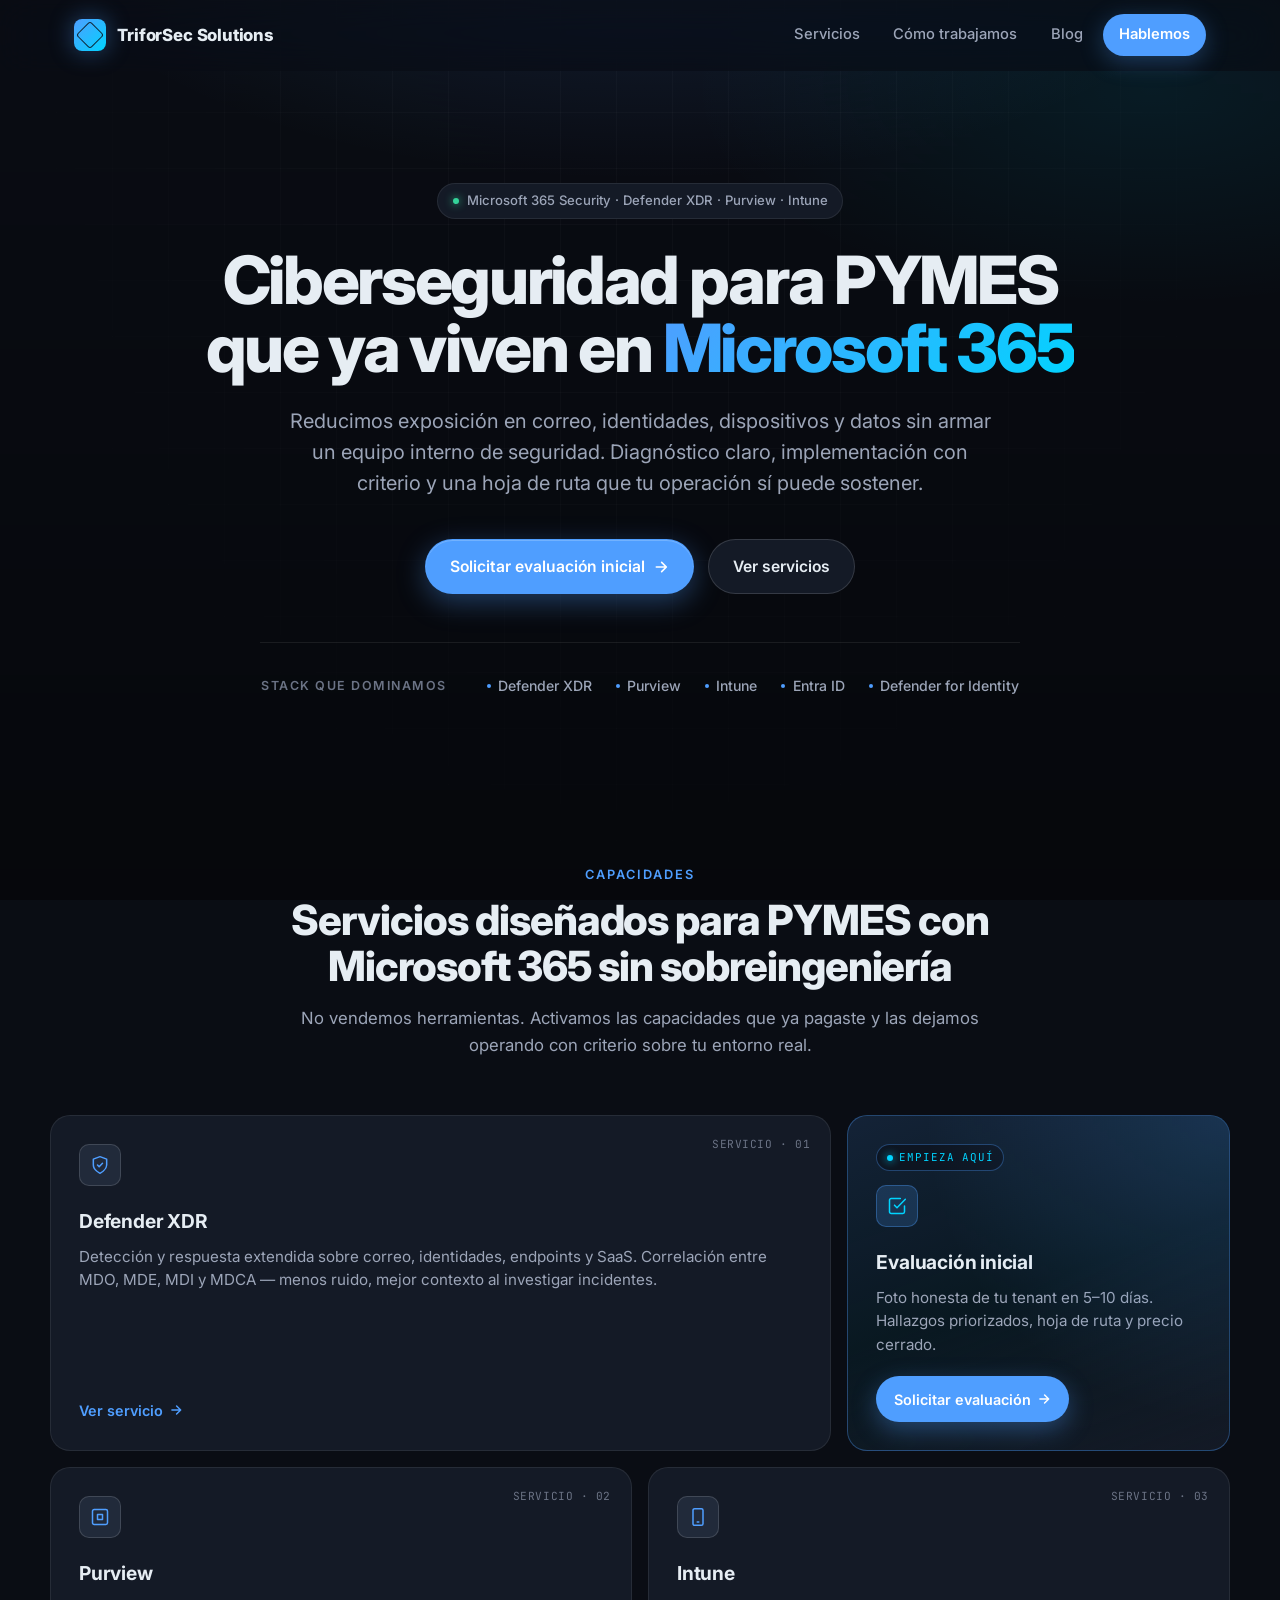
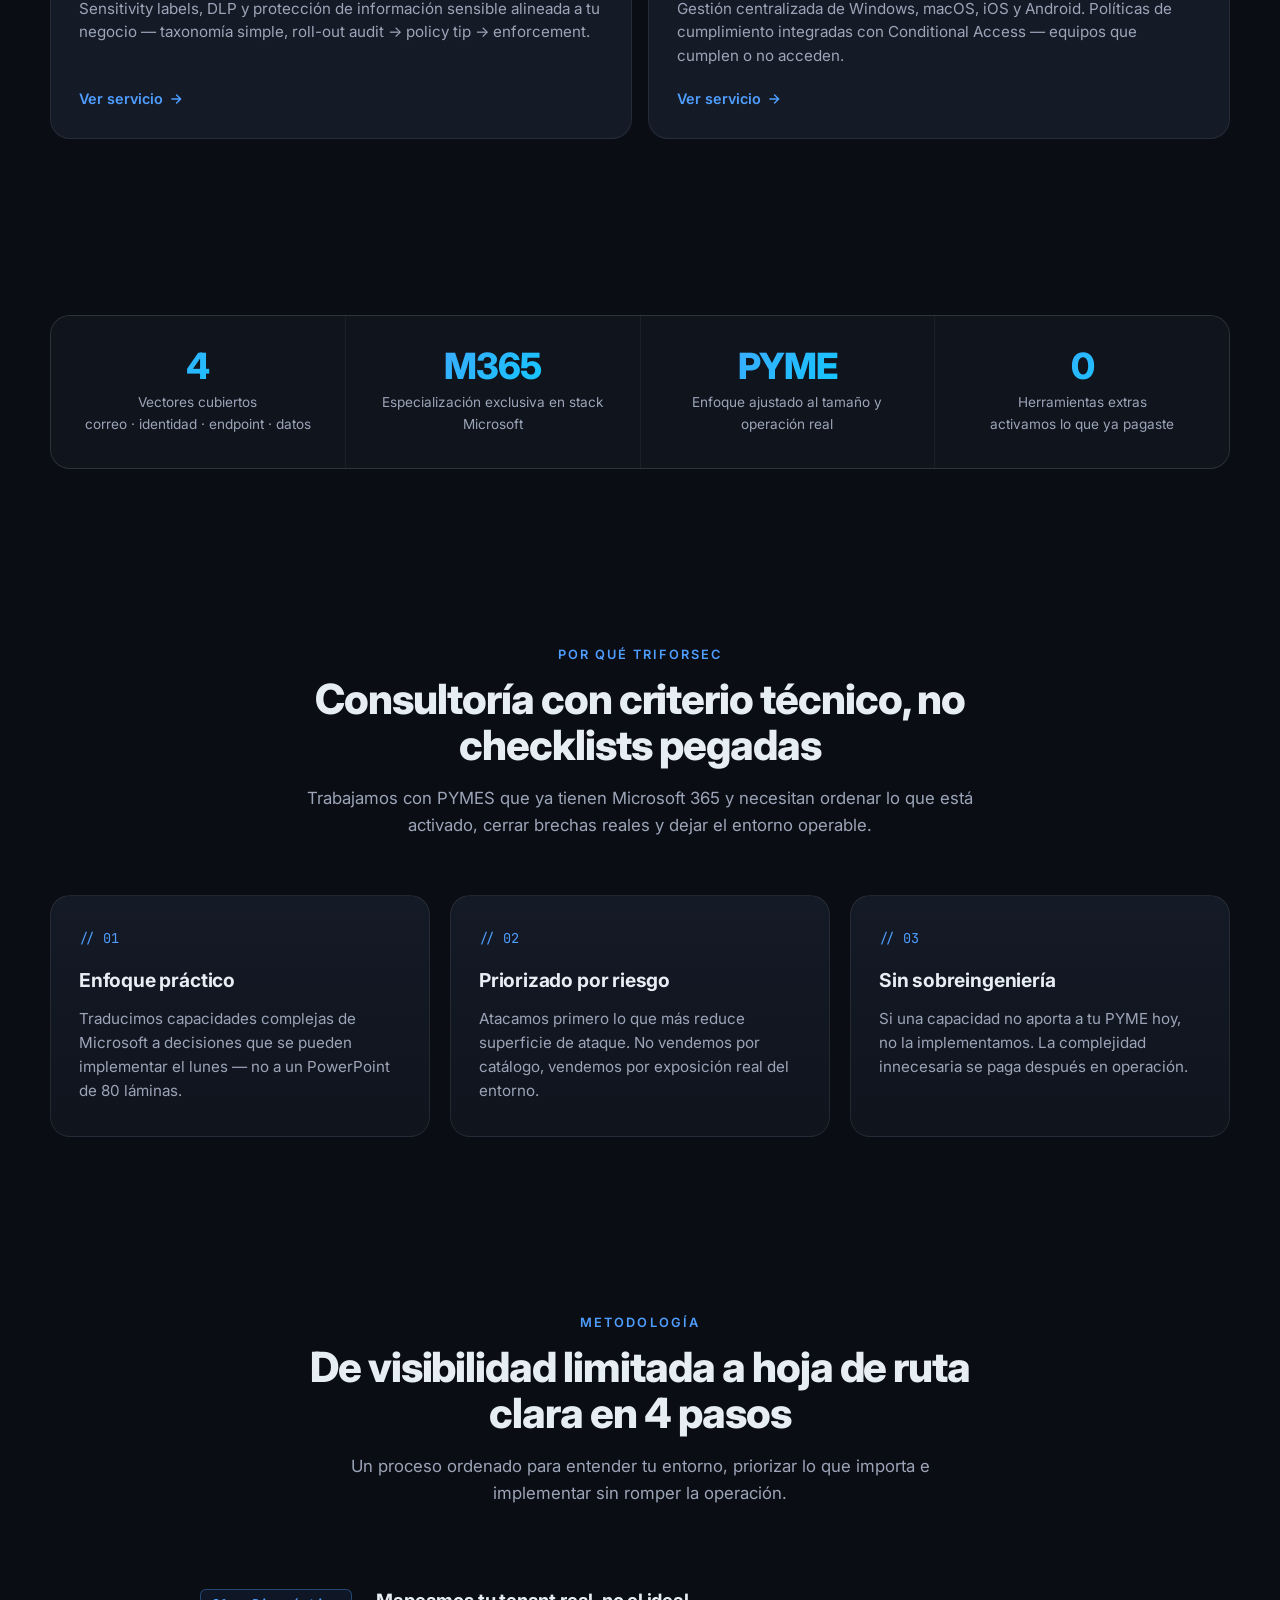
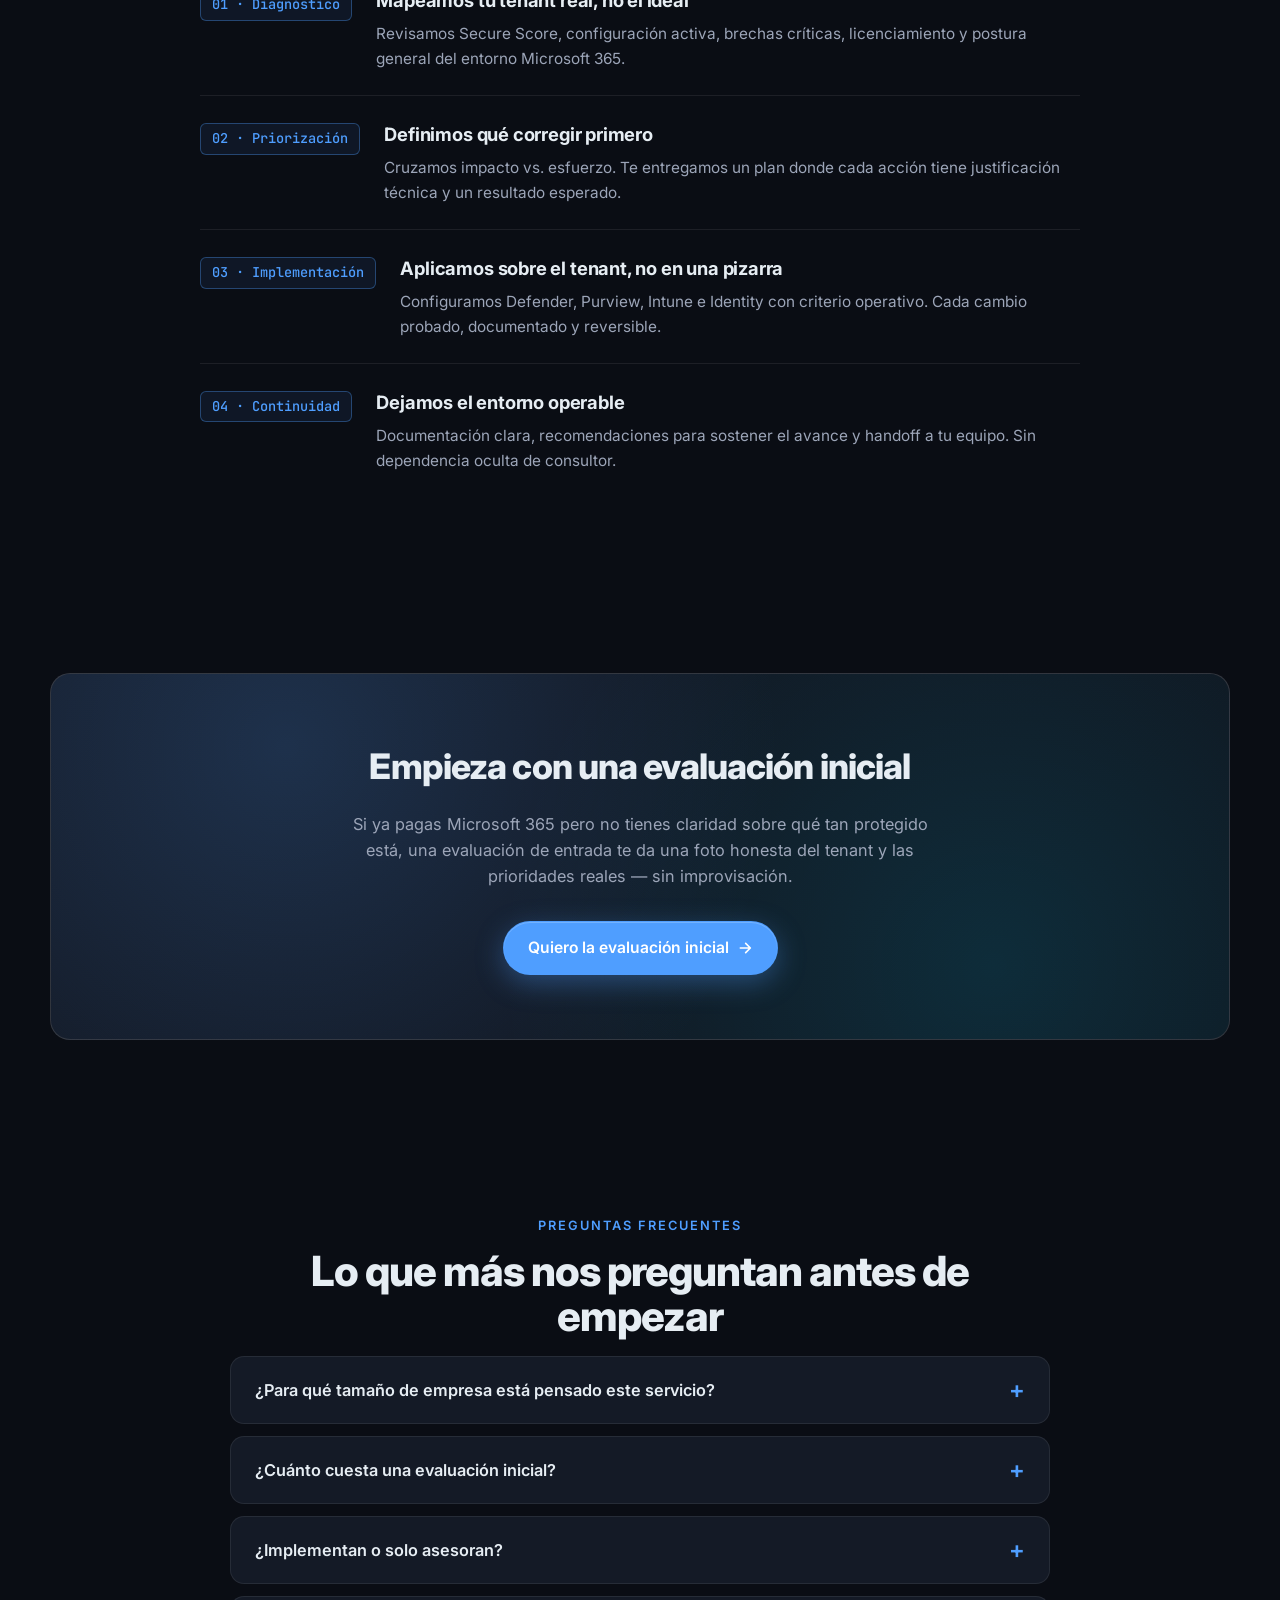
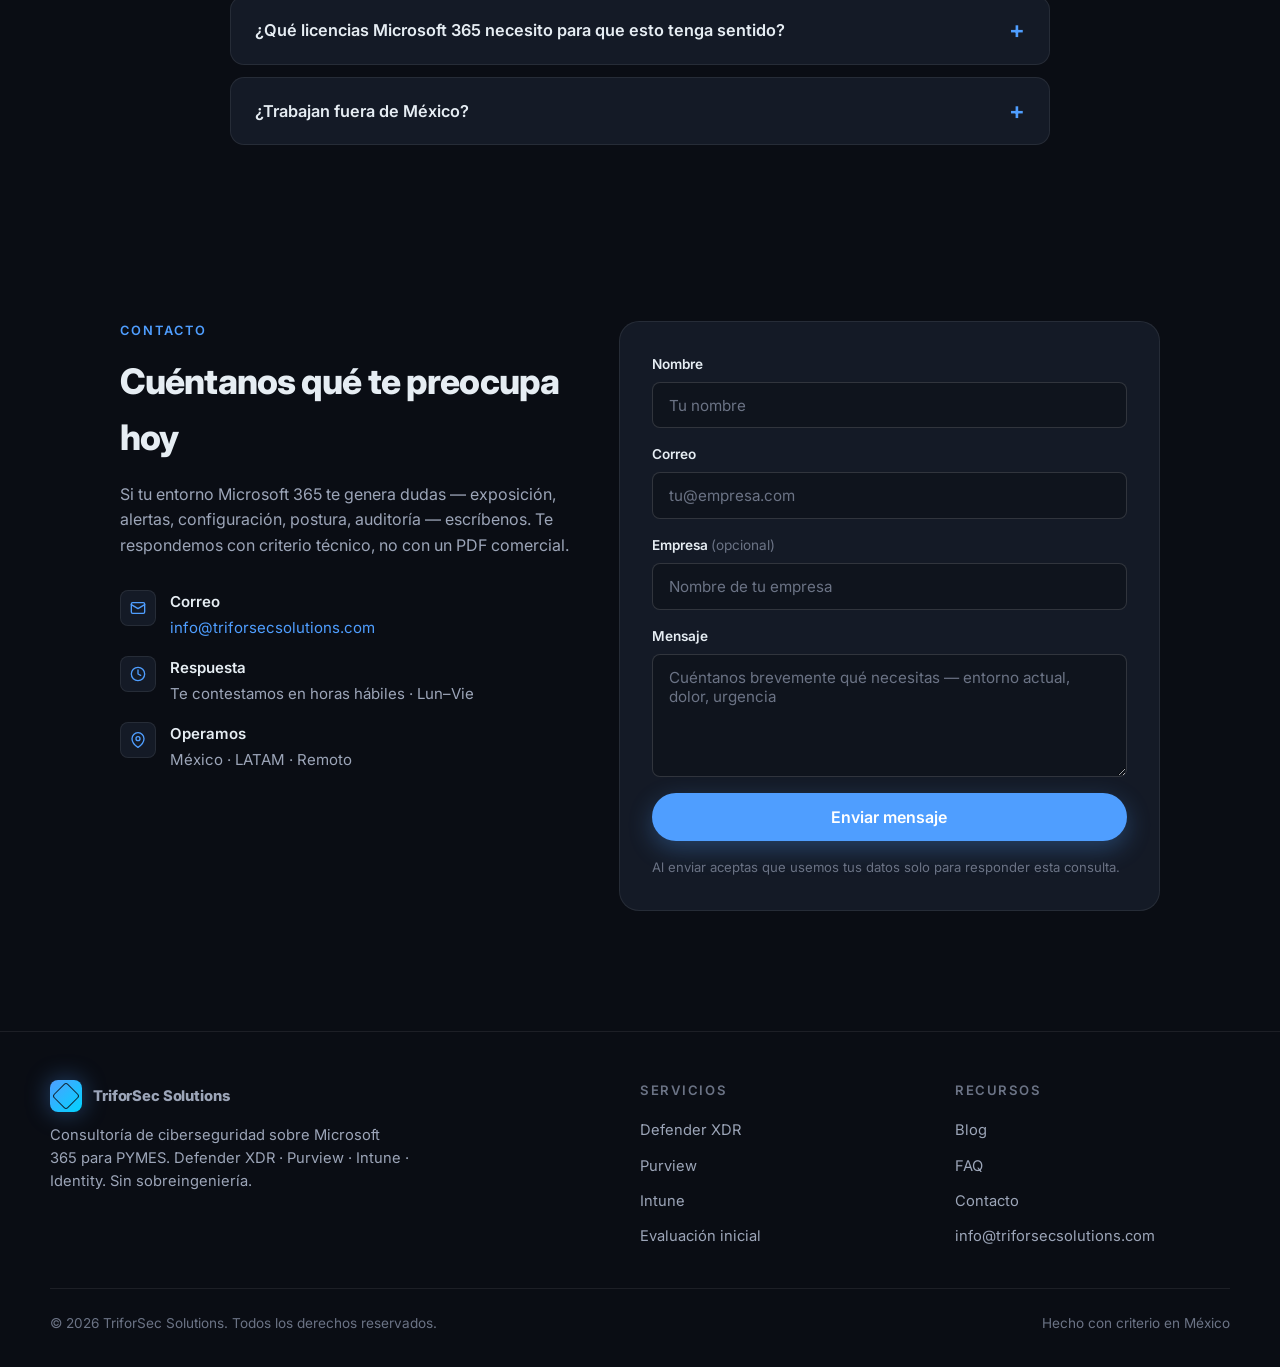
<file: index.html>
<!DOCTYPE html>
<html lang="es">
<head>
  <meta charset="UTF-8" />
  <meta name="viewport" content="width=device-width, initial-scale=1.0" />
  <title>Ciberseguridad Microsoft 365 para PYMES | TriforSec Solutions</title>
  <meta name="description" content="Consultoría de ciberseguridad para PYMES que ya usan Microsoft 365. Reducimos exposición en correo, identidades, dispositivos y datos con Defender XDR, Purview e Intune — sin sobreingeniería." />
  <meta name="robots" content="index, follow" />
  <meta name="author" content="TriforSec Solutions" />
  <meta name="theme-color" content="#0a0d14" />
  <link rel="canonical" href="https://triforsecsolutions.com/" />
  <meta property="og:title" content="Ciberseguridad Microsoft 365 para PYMES | TriforSec Solutions" />
  <meta property="og:description" content="Consultoría especializada en Microsoft 365: Defender XDR, Purview, Intune e Identity. Reducimos exposición sin complicar la operación." />
  <meta property="og:image" content="https://triforsecsolutions.com/website_assets/hero.jpg" />
  <meta property="og:url" content="https://triforsecsolutions.com/" />
  <meta property="og:type" content="website" />
  <meta property="og:locale" content="es_MX" />
  <meta name="twitter:card" content="summary_large_image" />
  <meta name="twitter:title" content="Ciberseguridad Microsoft 365 para PYMES | TriforSec Solutions" />
  <meta name="twitter:description" content="Defender XDR, Purview, Intune e Identity implementados con criterio para PYMES sobre Microsoft 365." />
  <meta name="twitter:image" content="https://triforsecsolutions.com/website_assets/hero.jpg" />
  <link rel="icon" href="/favicon.ico" />
  <link rel="preconnect" href="https://fonts.googleapis.com" />
  <link rel="preconnect" href="https://fonts.gstatic.com" crossorigin />
  <link href="https://fonts.googleapis.com/css2?family=Inter:wght@400;500;600;700;800&family=JetBrains+Mono:wght@400;500&display=swap" rel="stylesheet" />
  <script type="application/ld+json">
  {
    "@context": "https://schema.org",
    "@type": "ProfessionalService",
    "name": "TriforSec Solutions",
    "url": "https://triforsecsolutions.com/",
    "email": "info@triforsecsolutions.com",
    "description": "Consultoría de ciberseguridad para PYMES sobre Microsoft 365: Defender XDR, Purview, Intune e Identity. Evaluaciones iniciales, implementación con criterio y reducción de exposición sin sobreingeniería.",
    "areaServed": ["MX", "LATAM"],
    "serviceType": ["Defender XDR", "Microsoft Purview", "Microsoft Intune", "Defender for Identity", "Microsoft 365 Security Assessment"]
  }
  </script>
  <script type="application/ld+json">
  {
    "@context": "https://schema.org",
    "@type": "FAQPage",
    "mainEntity": [
      {
        "@type": "Question",
        "name": "¿Para qué tamaño de empresa está pensado este servicio?",
        "acceptedAnswer": {"@type": "Answer", "text": "Trabajamos principalmente con PYMES que ya tienen Microsoft 365 (Business Premium, E3 o E5) y necesitan ordenar y fortalecer su entorno sin montar un equipo de seguridad interno completo."}
      },
      {
        "@type": "Question",
        "name": "¿Cuánto cuesta una evaluación inicial?",
        "acceptedAnswer": {"@type": "Answer", "text": "La evaluación inicial es un servicio de entrada con alcance definido. Te entregamos un diagnóstico priorizado de brechas y una hoja de ruta. Compártenos tu contexto y te enviamos propuesta concreta."}
      },
      {
        "@type": "Question",
        "name": "¿Implementan también o solo asesoran?",
        "acceptedAnswer": {"@type": "Answer", "text": "Ambos. Hacemos el diagnóstico, definimos prioridades e implementamos directamente sobre el tenant — Defender XDR, Purview, Intune e Identity — o trabajamos con tu equipo interno si prefieres acompañamiento."}
      },
      {
        "@type": "Question",
        "name": "¿Qué licencias de Microsoft 365 necesito para que esto tenga sentido?",
        "acceptedAnswer": {"@type": "Answer", "text": "Business Premium habilita la mayoría de capacidades base. E5 desbloquea Defender XDR completo, Purview avanzado y Defender for Identity. En la evaluación inicial te decimos qué necesitas según tu riesgo real."}
      }
    ]
  }
  </script>
  <style>
    :root {
      /* Surfaces */
      --bg: #0a0d14;
      --bg-elevated: #0f141d;
      --surface: #141a26;
      --surface-2: #1a2230;
      --surface-3: #212a3a;
      --border: rgba(255, 255, 255, 0.08);
      --border-strong: rgba(255, 255, 255, 0.14);
      --border-accent: rgba(79, 158, 255, 0.35);

      /* Text */
      --text: #e6edf3;
      --text-soft: #9ca5b8;
      --text-mute: #6b7385;

      /* Accents */
      --accent: #4f9eff;
      --accent-hover: #6db0ff;
      --accent-bright: #00d4ff;
      --accent-deep: #2563eb;
      --success: #34d399;
      --warn: #fbbf24;

      /* Effects */
      --glow: 0 0 60px rgba(79, 158, 255, 0.2);
      --shadow-sm: 0 4px 16px rgba(0, 0, 0, 0.4);
      --shadow-md: 0 12px 40px rgba(0, 0, 0, 0.5);
      --shadow-lg: 0 24px 60px rgba(0, 0, 0, 0.55);

      /* Layout */
      --radius-sm: 8px;
      --radius: 14px;
      --radius-lg: 20px;
      --container: 1180px;
      --transition: 220ms cubic-bezier(0.4, 0, 0.2, 1);

      /* Type */
      --ff-base: 'Inter', system-ui, -apple-system, sans-serif;
      --ff-mono: 'JetBrains Mono', ui-monospace, monospace;
    }

    *, *::before, *::after { box-sizing: border-box; }
    html { scroll-behavior: smooth; }
    body {
      margin: 0;
      font-family: var(--ff-base);
      font-size: 16px;
      line-height: 1.6;
      color: var(--text);
      background: var(--bg);
      -webkit-font-smoothing: antialiased;
      -moz-osx-font-smoothing: grayscale;
      text-rendering: optimizeLegibility;
      overflow-x: hidden;
    }

    /* Ambient grid + glow backdrop */
    body::before {
      content: '';
      position: fixed;
      inset: 0;
      background:
        radial-gradient(ellipse 80% 50% at 50% -10%, rgba(79, 158, 255, 0.15), transparent 60%),
        radial-gradient(ellipse 60% 40% at 90% 10%, rgba(0, 212, 255, 0.08), transparent 60%),
        linear-gradient(to bottom, transparent, rgba(0,0,0,0.4));
      pointer-events: none;
      z-index: 0;
    }
    body::after {
      content: '';
      position: fixed;
      inset: 0;
      background-image:
        linear-gradient(rgba(255,255,255,0.025) 1px, transparent 1px),
        linear-gradient(90deg, rgba(255,255,255,0.025) 1px, transparent 1px);
      background-size: 56px 56px;
      mask-image: radial-gradient(ellipse at center top, black 30%, transparent 75%);
      pointer-events: none;
      z-index: 0;
    }
    main, nav, footer { position: relative; z-index: 1; }

    a { color: var(--accent); text-decoration: none; transition: color var(--transition); }
    a:hover { color: var(--accent-hover); }

    .skip-link {
      position: absolute;
      left: 1rem; top: 0;
      transform: translateY(-140%);
      background: var(--accent);
      color: #fff;
      padding: 0.75rem 1rem;
      z-index: 2000;
      border-radius: 0 0 8px 8px;
      font-weight: 600;
    }
    .skip-link:focus-visible { transform: translateY(0); color: #fff; }

    /* ====== NAV ====== */
    nav {
      position: sticky;
      top: 0;
      z-index: 100;
      backdrop-filter: blur(20px) saturate(180%);
      -webkit-backdrop-filter: blur(20px) saturate(180%);
      background: rgba(10, 13, 20, 0.72);
      border-bottom: 1px solid transparent;
      transition: background var(--transition), border-color var(--transition);
    }
    nav.scrolled {
      background: rgba(10, 13, 20, 0.88);
      border-bottom-color: var(--border);
    }
    .nav-inner {
      max-width: var(--container);
      margin: 0 auto;
      padding: 0.9rem 1.5rem;
      display: flex;
      align-items: center;
      justify-content: space-between;
      gap: 1.5rem;
    }
    .brand {
      display: flex;
      align-items: center;
      gap: 0.7rem;
      color: var(--text);
      font-weight: 800;
      font-size: 1.05rem;
      letter-spacing: -0.01em;
    }
    .brand-mark {
      width: 32px; height: 32px;
      border-radius: 8px;
      background: linear-gradient(135deg, var(--accent) 0%, var(--accent-bright) 100%);
      display: grid;
      place-items: center;
      box-shadow: 0 0 24px rgba(79, 158, 255, 0.4);
      position: relative;
    }
    .brand-mark::after {
      content: '';
      position: absolute;
      inset: 6px;
      border: 1.5px solid rgba(10, 13, 20, 0.85);
      border-radius: 3px;
      transform: rotate(45deg);
    }
    .nav-links {
      display: flex;
      align-items: center;
      gap: 0.4rem;
    }
    .nav-links a {
      color: var(--text-soft);
      font-size: 0.92rem;
      font-weight: 500;
      padding: 0.45rem 0.85rem;
      border-radius: 8px;
      transition: color var(--transition), background var(--transition);
    }
    .nav-links a:hover { color: var(--text); background: var(--surface); }
    .nav-cta {
      background: var(--accent);
      color: #fff !important;
      padding: 0.55rem 1rem !important;
      border-radius: 999px !important;
      font-weight: 600 !important;
      box-shadow: 0 6px 24px rgba(79, 158, 255, 0.3);
    }
    .nav-cta:hover { background: var(--accent-hover) !important; }
    @media (max-width: 720px) {
      .nav-links .nav-link-text { display: none; }
      .nav-links { gap: 0.2rem; }
    }

    /* ====== HERO ====== */
    .hero {
      position: relative;
      padding: 7rem 1.5rem 5rem;
      text-align: center;
      overflow: hidden;
    }
    .hero-content {
      max-width: 880px;
      margin: 0 auto;
      animation: fadeInUp 0.8s cubic-bezier(0.16, 1, 0.3, 1) both;
    }
    .pill {
      display: inline-flex;
      align-items: center;
      gap: 0.5rem;
      padding: 0.4rem 0.9rem;
      background: var(--surface);
      border: 1px solid var(--border);
      border-radius: 999px;
      font-size: 0.82rem;
      color: var(--text-soft);
      font-weight: 500;
      margin-bottom: 1.75rem;
    }
    .pill-dot {
      width: 6px; height: 6px;
      background: var(--success);
      border-radius: 50%;
      box-shadow: 0 0 8px var(--success);
      animation: pulse 2s ease-in-out infinite;
    }
    @keyframes pulse {
      0%, 100% { opacity: 1; }
      50% { opacity: 0.5; }
    }
    .hero h1 {
      font-size: clamp(2.2rem, 1.6rem + 3.2vw, 4.2rem);
      font-weight: 800;
      line-height: 1.02;
      letter-spacing: -0.035em;
      margin: 0 0 1.5rem;
      color: var(--text);
    }
    .hero h1 .accent {
      background: linear-gradient(135deg, var(--accent) 0%, var(--accent-bright) 100%);
      -webkit-background-clip: text;
      background-clip: text;
      -webkit-text-fill-color: transparent;
    }
    .hero-sub {
      font-size: clamp(1.05rem, 0.95rem + 0.5vw, 1.25rem);
      color: var(--text-soft);
      max-width: 720px;
      margin: 0 auto 2.5rem;
      line-height: 1.55;
    }
    .hero-ctas {
      display: flex;
      gap: 0.85rem;
      justify-content: center;
      flex-wrap: wrap;
      margin-bottom: 3rem;
    }
    .btn {
      display: inline-flex;
      align-items: center;
      justify-content: center;
      gap: 0.5rem;
      padding: 0.85rem 1.5rem;
      border-radius: 999px;
      font-weight: 600;
      font-size: 0.98rem;
      text-decoration: none;
      transition: transform var(--transition), background var(--transition), box-shadow var(--transition), border-color var(--transition);
      cursor: pointer;
      border: 1px solid transparent;
      white-space: nowrap;
    }
    .btn-primary {
      background: var(--accent);
      color: #fff;
      box-shadow: 0 8px 28px rgba(79, 158, 255, 0.35), inset 0 1px 0 rgba(255,255,255,0.2);
    }
    .btn-primary:hover {
      background: var(--accent-hover);
      transform: translateY(-2px);
      box-shadow: 0 12px 36px rgba(79, 158, 255, 0.5), inset 0 1px 0 rgba(255,255,255,0.25);
      color: #fff;
    }
    .btn-ghost {
      background: var(--surface);
      color: var(--text);
      border-color: var(--border-strong);
    }
    .btn-ghost:hover {
      background: var(--surface-2);
      border-color: var(--border-accent);
      transform: translateY(-2px);
      color: var(--text);
    }
    .btn-arrow {
      width: 16px; height: 16px;
      transition: transform var(--transition);
    }
    .btn:hover .btn-arrow { transform: translateX(3px); }

    .hero-trust {
      display: flex;
      align-items: center;
      justify-content: center;
      gap: 2.5rem;
      flex-wrap: wrap;
      padding-top: 2rem;
      border-top: 1px solid var(--border);
      max-width: 760px;
      margin: 0 auto;
    }
    .hero-trust-label {
      font-size: 0.78rem;
      text-transform: uppercase;
      letter-spacing: 0.12em;
      color: var(--text-mute);
      font-weight: 600;
    }
    .hero-trust-items {
      display: flex;
      align-items: center;
      gap: 1.5rem;
      flex-wrap: wrap;
    }
    .hero-trust-item {
      font-size: 0.88rem;
      color: var(--text-soft);
      font-weight: 500;
      display: inline-flex;
      align-items: center;
      gap: 0.45rem;
    }
    .hero-trust-item::before {
      content: '';
      width: 4px; height: 4px;
      background: var(--accent);
      border-radius: 50%;
    }

    /* ====== SECTIONS ====== */
    .section {
      padding: 5.5rem 1.5rem;
      position: relative;
    }
    .section-narrow {
      max-width: var(--container);
      margin: 0 auto;
    }
    .section-eyebrow {
      font-size: 0.8rem;
      text-transform: uppercase;
      letter-spacing: 0.16em;
      color: var(--accent);
      font-weight: 600;
      margin-bottom: 0.75rem;
      text-align: center;
    }
    .section-title {
      font-size: clamp(1.75rem, 1.4rem + 1.5vw, 2.6rem);
      font-weight: 800;
      letter-spacing: -0.025em;
      line-height: 1.1;
      text-align: center;
      margin: 0 auto 1rem;
      max-width: 760px;
      color: var(--text);
    }
    .section-sub {
      text-align: center;
      color: var(--text-soft);
      max-width: 680px;
      margin: 0 auto 3.5rem;
      font-size: 1.05rem;
    }

    /* ====== CAPABILITIES BENTO ====== */
    .bento {
      display: grid;
      grid-template-columns: repeat(6, 1fr);
      gap: 1rem;
      max-width: var(--container);
      margin: 0 auto;
    }
    .bento-card {
      position: relative;
      background: var(--surface);
      border: 1px solid var(--border);
      border-radius: var(--radius-lg);
      padding: 1.75rem;
      transition: transform var(--transition), border-color var(--transition), background var(--transition);
      overflow: hidden;
      display: flex;
      flex-direction: column;
      min-height: 240px;
    }
    .bento-card::before {
      content: '';
      position: absolute;
      inset: 0;
      background: radial-gradient(circle at top right, rgba(79, 158, 255, 0.08), transparent 50%);
      opacity: 0;
      transition: opacity var(--transition);
      pointer-events: none;
    }
    .bento-card:hover {
      transform: translateY(-4px);
      border-color: var(--border-accent);
      background: var(--surface-2);
    }
    .bento-card:hover::before { opacity: 1; }
    .bento-large { grid-column: span 4; }
    .bento-medium { grid-column: span 3; }
    .bento-small { grid-column: span 2; }
    .bento-feature {
      grid-column: span 2;
      background: linear-gradient(160deg, rgba(79, 158, 255, 0.15) 0%, rgba(0, 212, 255, 0.06) 50%, var(--surface) 100%);
      border-color: var(--border-accent);
    }
    .bento-feature::before {
      background: radial-gradient(circle at top right, rgba(79, 158, 255, 0.18), transparent 60%) !important;
      opacity: 1 !important;
    }
    .bento-feature:hover {
      border-color: var(--accent);
      background: linear-gradient(160deg, rgba(79, 158, 255, 0.22) 0%, rgba(0, 212, 255, 0.1) 50%, var(--surface-2) 100%);
    }
    .bento-feature .bento-icon {
      background: rgba(79, 158, 255, 0.18);
      border-color: var(--border-accent);
      color: var(--accent-bright);
    }
    .bento-feature .bento-tag { color: var(--accent); }
    .bento-feature-pill {
      display: inline-flex;
      align-items: center;
      gap: 0.4rem;
      font-family: var(--ff-mono);
      font-size: 0.68rem;
      letter-spacing: 0.08em;
      text-transform: uppercase;
      color: var(--accent-bright);
      padding: 0.25rem 0.6rem;
      border: 1px solid var(--border-accent);
      border-radius: 999px;
      background: rgba(10, 13, 20, 0.5);
      margin-bottom: 0.85rem;
      align-self: flex-start;
    }
    .bento-feature-cta {
      margin-top: auto;
      display: inline-flex;
      align-items: center;
      justify-content: center;
      gap: 0.4rem;
      background: var(--accent);
      color: #fff;
      padding: 0.7rem 1.1rem;
      border-radius: 999px;
      font-weight: 600;
      font-size: 0.9rem;
      text-decoration: none;
      box-shadow: 0 8px 24px rgba(79, 158, 255, 0.35);
      transition: background var(--transition), transform var(--transition);
      align-self: flex-start;
    }
    .bento-feature-cta:hover {
      background: var(--accent-hover);
      transform: translateY(-2px);
      color: #fff;
    }
    .bento-feature-cta svg { width: 14px; height: 14px; transition: transform var(--transition); }
    .bento-feature-cta:hover svg { transform: translateX(3px); }
    @media (max-width: 900px) {
      .bento { grid-template-columns: repeat(2, 1fr); }
      .bento-large, .bento-medium, .bento-small, .bento-feature { grid-column: span 2; }
    }
    .bento-icon {
      width: 42px; height: 42px;
      border-radius: 10px;
      background: var(--surface-3);
      border: 1px solid var(--border-strong);
      display: grid;
      place-items: center;
      color: var(--accent);
      margin-bottom: 1.25rem;
    }
    .bento-icon svg { width: 20px; height: 20px; }
    .bento-card h3 {
      font-size: 1.2rem;
      font-weight: 700;
      letter-spacing: -0.01em;
      margin: 0 0 0.5rem;
      color: var(--text);
    }
    .bento-card p {
      color: var(--text-soft);
      margin: 0 0 1.25rem;
      font-size: 0.95rem;
      line-height: 1.55;
    }
    .bento-link {
      margin-top: auto;
      font-size: 0.9rem;
      font-weight: 600;
      color: var(--accent);
      display: inline-flex;
      align-items: center;
      gap: 0.35rem;
    }
    .bento-link svg { width: 14px; height: 14px; transition: transform var(--transition); }
    .bento-card:hover .bento-link svg { transform: translateX(3px); }
    .bento-tag {
      position: absolute;
      top: 1.25rem; right: 1.25rem;
      font-family: var(--ff-mono);
      font-size: 0.7rem;
      color: var(--text-mute);
      letter-spacing: 0.05em;
    }

    /* ====== WHY ====== */
    .why-grid {
      display: grid;
      grid-template-columns: repeat(3, 1fr);
      gap: 1.25rem;
      max-width: var(--container);
      margin: 0 auto;
    }
    @media (max-width: 800px) { .why-grid { grid-template-columns: 1fr; } }
    .why-card {
      background: linear-gradient(180deg, var(--surface) 0%, var(--bg-elevated) 100%);
      border: 1px solid var(--border);
      border-radius: var(--radius-lg);
      padding: 2rem 1.75rem;
      transition: border-color var(--transition), transform var(--transition);
    }
    .why-card:hover { border-color: var(--border-strong); transform: translateY(-3px); }
    .why-num {
      font-family: var(--ff-mono);
      font-size: 0.85rem;
      color: var(--accent);
      margin-bottom: 1rem;
    }
    .why-card h3 {
      font-size: 1.2rem;
      font-weight: 700;
      margin: 0 0 0.65rem;
      color: var(--text);
      letter-spacing: -0.01em;
    }
    .why-card p {
      color: var(--text-soft);
      margin: 0;
      font-size: 0.95rem;
    }

    /* ====== PROCESS ====== */
    .process-list {
      max-width: 880px;
      margin: 0 auto;
      counter-reset: step;
    }
    .process-step {
      display: grid;
      grid-template-columns: auto 1fr;
      gap: 1.5rem;
      padding: 1.5rem 0;
      border-bottom: 1px solid var(--border);
      align-items: start;
    }
    .process-step:last-child { border-bottom: none; }
    .process-step-num {
      font-family: var(--ff-mono);
      font-size: 0.85rem;
      color: var(--accent);
      font-weight: 500;
      padding: 0.25rem 0.7rem;
      background: rgba(79, 158, 255, 0.08);
      border: 1px solid var(--border-accent);
      border-radius: 6px;
      white-space: nowrap;
      margin-top: 0.15rem;
    }
    .process-step h3 {
      font-size: 1.15rem;
      margin: 0 0 0.4rem;
      color: var(--text);
      font-weight: 700;
      letter-spacing: -0.01em;
    }
    .process-step p {
      margin: 0;
      color: var(--text-soft);
      font-size: 0.96rem;
    }

    /* ====== METRICS ROW ====== */
    .metrics {
      display: grid;
      grid-template-columns: repeat(4, 1fr);
      gap: 1px;
      max-width: var(--container);
      margin: 0 auto;
      background: var(--border);
      border: 1px solid var(--border);
      border-radius: var(--radius-lg);
      overflow: hidden;
    }
    @media (max-width: 720px) { .metrics { grid-template-columns: repeat(2, 1fr); } }
    .metric {
      background: var(--bg-elevated);
      padding: 2rem 1.5rem;
      text-align: center;
    }
    .metric-value {
      font-size: clamp(1.75rem, 1.3rem + 1.2vw, 2.4rem);
      font-weight: 800;
      letter-spacing: -0.03em;
      background: linear-gradient(135deg, var(--accent) 0%, var(--accent-bright) 100%);
      -webkit-background-clip: text;
      background-clip: text;
      -webkit-text-fill-color: transparent;
      line-height: 1;
      margin-bottom: 0.5rem;
    }
    .metric-label {
      font-size: 0.85rem;
      color: var(--text-soft);
    }

    /* ====== FAQ ====== */
    .faq-list {
      max-width: 820px;
      margin: 0 auto;
      display: flex;
      flex-direction: column;
      gap: 0.75rem;
    }
    .faq-item {
      background: var(--surface);
      border: 1px solid var(--border);
      border-radius: var(--radius);
      overflow: hidden;
      transition: border-color var(--transition);
    }
    .faq-item[open] { border-color: var(--border-accent); }
    .faq-item summary {
      padding: 1.25rem 1.5rem;
      cursor: pointer;
      font-weight: 600;
      color: var(--text);
      list-style: none;
      display: flex;
      justify-content: space-between;
      align-items: center;
      gap: 1rem;
      font-size: 1.02rem;
    }
    .faq-item summary::-webkit-details-marker { display: none; }
    .faq-item summary::after {
      content: '+';
      font-size: 1.5rem;
      color: var(--accent);
      transition: transform var(--transition);
      line-height: 1;
    }
    .faq-item[open] summary::after { transform: rotate(45deg); }
    .faq-item p {
      padding: 0 1.5rem 1.25rem;
      margin: 0;
      color: var(--text-soft);
      font-size: 0.96rem;
      line-height: 1.6;
    }

    /* ====== CTA BANNER ====== */
    .cta-banner {
      position: relative;
      max-width: var(--container);
      margin: 0 auto;
      padding: 4rem 2rem;
      border-radius: var(--radius-lg);
      background: linear-gradient(135deg, var(--surface) 0%, var(--bg-elevated) 100%);
      border: 1px solid var(--border-strong);
      overflow: hidden;
      text-align: center;
    }
    .cta-banner::before {
      content: '';
      position: absolute;
      inset: 0;
      background:
        radial-gradient(circle at 20% 20%, rgba(79, 158, 255, 0.18), transparent 50%),
        radial-gradient(circle at 80% 80%, rgba(0, 212, 255, 0.12), transparent 50%);
      pointer-events: none;
    }
    .cta-banner > * { position: relative; }
    .cta-banner h2 {
      font-size: clamp(1.6rem, 1.3rem + 1.2vw, 2.2rem);
      font-weight: 800;
      letter-spacing: -0.025em;
      margin: 0 0 1rem;
      color: var(--text);
    }
    .cta-banner p {
      color: var(--text-soft);
      max-width: 600px;
      margin: 0 auto 2rem;
      font-size: 1.02rem;
    }

    /* ====== CONTACT ====== */
    .contact-grid {
      display: grid;
      grid-template-columns: 1fr 1.2fr;
      gap: 3rem;
      max-width: 1040px;
      margin: 0 auto;
      align-items: start;
    }
    @media (max-width: 820px) {
      .contact-grid { grid-template-columns: 1fr; gap: 2rem; }
    }
    .contact-left h2 {
      font-size: clamp(1.6rem, 1.3rem + 1.2vw, 2.2rem);
      font-weight: 800;
      letter-spacing: -0.025em;
      margin: 0 0 1rem;
    }
    .contact-left p {
      color: var(--text-soft);
      margin: 0 0 2rem;
      font-size: 1rem;
    }
    .contact-meta {
      display: flex;
      flex-direction: column;
      gap: 1rem;
    }
    .contact-meta-item {
      display: flex;
      gap: 0.85rem;
      align-items: flex-start;
      color: var(--text-soft);
      font-size: 0.94rem;
    }
    .contact-meta-icon {
      width: 36px; height: 36px;
      flex-shrink: 0;
      border-radius: 8px;
      background: var(--surface);
      border: 1px solid var(--border);
      display: grid;
      place-items: center;
      color: var(--accent);
    }
    .contact-meta-icon svg { width: 16px; height: 16px; }
    .contact-meta-item strong {
      display: block;
      color: var(--text);
      font-weight: 600;
      margin-bottom: 0.1rem;
    }
    form.contact-form {
      background: var(--surface);
      border: 1px solid var(--border);
      border-radius: var(--radius-lg);
      padding: 2rem;
      display: grid;
      gap: 1rem;
    }
    .form-row {
      display: grid;
      gap: 0.4rem;
    }
    .form-row label {
      font-size: 0.85rem;
      font-weight: 600;
      color: var(--text);
    }
    .form-row input,
    .form-row textarea {
      width: 100%;
      padding: 0.8rem 1rem;
      background: var(--bg-elevated);
      border: 1px solid var(--border-strong);
      border-radius: var(--radius-sm);
      color: var(--text);
      font-family: inherit;
      font-size: 0.95rem;
      transition: border-color var(--transition), background var(--transition), box-shadow var(--transition);
      resize: vertical;
    }
    .form-row input::placeholder,
    .form-row textarea::placeholder { color: var(--text-mute); }
    .form-row input:focus,
    .form-row textarea:focus {
      outline: none;
      border-color: var(--accent);
      background: var(--bg);
      box-shadow: 0 0 0 4px rgba(79, 158, 255, 0.12);
    }
    .form-submit {
      background: var(--accent);
      color: #fff;
      border: none;
      padding: 0.9rem 1.5rem;
      border-radius: 999px;
      font-weight: 600;
      font-size: 1rem;
      cursor: pointer;
      transition: background var(--transition), transform var(--transition), box-shadow var(--transition);
      box-shadow: 0 8px 24px rgba(79, 158, 255, 0.3);
      font-family: inherit;
    }
    .form-submit:hover {
      background: var(--accent-hover);
      transform: translateY(-2px);
      box-shadow: 0 12px 32px rgba(79, 158, 255, 0.45);
    }
    .form-note {
      font-size: 0.82rem;
      color: var(--text-mute);
      margin: 0;
    }

    /* ====== FOOTER ====== */
    footer {
      border-top: 1px solid var(--border);
      padding: 3rem 1.5rem 2rem;
      margin-top: 2rem;
    }
    .footer-inner {
      max-width: var(--container);
      margin: 0 auto;
      display: grid;
      grid-template-columns: 2fr 1fr 1fr;
      gap: 2.5rem;
    }
    @media (max-width: 720px) {
      .footer-inner { grid-template-columns: 1fr; }
    }
    .footer-col h4 {
      font-size: 0.82rem;
      text-transform: uppercase;
      letter-spacing: 0.12em;
      color: var(--text-mute);
      margin: 0 0 1rem;
      font-weight: 600;
    }
    .footer-col ul {
      list-style: none;
      padding: 0;
      margin: 0;
      display: flex;
      flex-direction: column;
      gap: 0.6rem;
    }
    .footer-col a {
      color: var(--text-soft);
      font-size: 0.92rem;
      transition: color var(--transition);
    }
    .footer-col a:hover { color: var(--text); }
    .footer-brand p {
      color: var(--text-soft);
      font-size: 0.92rem;
      margin: 0.75rem 0 0;
      max-width: 360px;
      line-height: 1.55;
    }
    .footer-bottom {
      max-width: var(--container);
      margin: 2.5rem auto 0;
      padding-top: 1.5rem;
      border-top: 1px solid var(--border);
      display: flex;
      justify-content: space-between;
      gap: 1rem;
      flex-wrap: wrap;
      color: var(--text-mute);
      font-size: 0.85rem;
    }

    /* ====== UTILITIES ====== */
    @keyframes fadeInUp {
      from { opacity: 0; transform: translateY(24px); }
      to { opacity: 1; transform: translateY(0); }
    }
    .reveal {
      opacity: 0;
      transform: translateY(20px);
      transition: opacity 0.7s cubic-bezier(0.16, 1, 0.3, 1), transform 0.7s cubic-bezier(0.16, 1, 0.3, 1);
    }
    .reveal.visible {
      opacity: 1;
      transform: translateY(0);
    }

    @media (prefers-reduced-motion: reduce) {
      *, *::before, *::after {
        animation-duration: 0.01ms !important;
        animation-iteration-count: 1 !important;
        transition-duration: 0.01ms !important;
      }
      .reveal { opacity: 1; transform: none; }
      html { scroll-behavior: auto; }
    }

    /* Focus states */
    a:focus-visible,
    button:focus-visible,
    summary:focus-visible,
    input:focus-visible,
    textarea:focus-visible {
      outline: 2px solid var(--accent);
      outline-offset: 3px;
      border-radius: 4px;
    }

    @media (max-width: 600px) {
      .section { padding: 4rem 1.25rem; }
      .hero { padding: 5rem 1.25rem 3.5rem; }
      .cta-banner { padding: 2.5rem 1.5rem; }
      form.contact-form { padding: 1.5rem; }
      .hero-trust { gap: 1.25rem; }
    }
  </style>
</head>
<body>
  <nav id="navbar" aria-label="Principal">
    <div class="nav-inner">
      <a href="/" class="brand">
        <span class="brand-mark" aria-hidden="true"></span>
        <span>TriforSec Solutions</span>
      </a>
      <div class="nav-links">
        <a href="#capabilities" class="nav-link-text">Servicios</a>
        <a href="#process" class="nav-link-text">Cómo trabajamos</a>
        <a href="/blog/" class="nav-link-text">Blog</a>
        <a href="#contacto" class="nav-cta">Hablemos</a>
      </div>
    </div>
  </nav>

  <main id="main">

    <!-- HERO -->
    <header class="hero">
      <div class="hero-content">
        <span class="pill">
          <span class="pill-dot" aria-hidden="true"></span>
          Microsoft 365 Security · Defender XDR · Purview · Intune
        </span>
        <h1>
          Ciberseguridad para PYMES que ya viven en
          <span class="accent">Microsoft&nbsp;365</span>
        </h1>
        <p class="hero-sub">
          Reducimos exposición en correo, identidades, dispositivos y datos sin armar un equipo interno de seguridad. Diagnóstico claro, implementación con criterio y una hoja de ruta que tu operación sí puede sostener.
        </p>
        <div class="hero-ctas">
          <a href="/evaluacion-inicial-microsoft-365.html" class="btn btn-primary">
            Solicitar evaluación inicial
            <svg class="btn-arrow" viewBox="0 0 24 24" fill="none" stroke="currentColor" stroke-width="2.5" stroke-linecap="round" stroke-linejoin="round"><path d="M5 12h14M13 5l7 7-7 7"/></svg>
          </a>
          <a href="#capabilities" class="btn btn-ghost">Ver servicios</a>
        </div>
        <div class="hero-trust">
          <span class="hero-trust-label">Stack que dominamos</span>
          <div class="hero-trust-items">
            <span class="hero-trust-item">Defender XDR</span>
            <span class="hero-trust-item">Purview</span>
            <span class="hero-trust-item">Intune</span>
            <span class="hero-trust-item">Entra ID</span>
            <span class="hero-trust-item">Defender for Identity</span>
          </div>
        </div>
      </div>
    </header>

    <!-- CAPABILITIES -->
    <section class="section" id="capabilities" aria-labelledby="cap-title">
      <div class="section-eyebrow">Capacidades</div>
      <h2 class="section-title" id="cap-title">Servicios diseñados para PYMES con Microsoft 365 sin sobreingeniería</h2>
      <p class="section-sub">No vendemos herramientas. Activamos las capacidades que ya pagaste y las dejamos operando con criterio sobre tu entorno real.</p>

      <div class="bento">

        <article class="bento-card bento-large reveal">
          <span class="bento-tag">SERVICIO · 01</span>
          <div class="bento-icon">
            <svg viewBox="0 0 24 24" fill="none" stroke="currentColor" stroke-width="1.8" stroke-linecap="round" stroke-linejoin="round"><path d="M12 22s8-4 8-10V5l-8-3-8 3v7c0 6 8 10 8 10z"/><path d="M9 12l2 2 4-4"/></svg>
          </div>
          <h3>Defender XDR</h3>
          <p>Detección y respuesta extendida sobre correo, identidades, endpoints y SaaS. Correlación entre MDO, MDE, MDI y MDCA — menos ruido, mejor contexto al investigar incidentes.</p>
          <a href="/defender-xdr-pymes.html" class="bento-link">
            Ver servicio
            <svg viewBox="0 0 24 24" fill="none" stroke="currentColor" stroke-width="2.5" stroke-linecap="round" stroke-linejoin="round"><path d="M5 12h14M13 5l7 7-7 7"/></svg>
          </a>
        </article>

        <article class="bento-card bento-feature reveal">
          <span class="bento-feature-pill">
            <span class="service-pill-dot" aria-hidden="true" style="width:6px;height:6px;background:var(--accent-bright);border-radius:50%;box-shadow:0 0 8px var(--accent-bright);display:inline-block;"></span>
            Empieza aquí
          </span>
          <div class="bento-icon">
            <svg viewBox="0 0 24 24" fill="none" stroke="currentColor" stroke-width="1.8" stroke-linecap="round" stroke-linejoin="round"><path d="M9 11l3 3L22 4"/><path d="M21 12v7a2 2 0 0 1-2 2H5a2 2 0 0 1-2-2V5a2 2 0 0 1 2-2h11"/></svg>
          </div>
          <h3>Evaluación inicial</h3>
          <p>Foto honesta de tu tenant en 5–10 días. Hallazgos priorizados, hoja de ruta y precio cerrado.</p>
          <a href="/evaluacion-inicial-microsoft-365.html" class="bento-feature-cta">
            Solicitar evaluación
            <svg viewBox="0 0 24 24" fill="none" stroke="currentColor" stroke-width="2.5" stroke-linecap="round" stroke-linejoin="round"><path d="M5 12h14M13 5l7 7-7 7"/></svg>
          </a>
        </article>

        <article class="bento-card bento-medium reveal">
          <span class="bento-tag">SERVICIO · 02</span>
          <div class="bento-icon">
            <svg viewBox="0 0 24 24" fill="none" stroke="currentColor" stroke-width="1.8" stroke-linecap="round" stroke-linejoin="round"><rect x="3" y="3" width="18" height="18" rx="2"/><path d="M9 9h6v6H9z"/></svg>
          </div>
          <h3>Purview</h3>
          <p>Sensitivity labels, DLP y protección de información sensible alineada a tu negocio — taxonomía simple, roll-out audit → policy tip → enforcement.</p>
          <a href="/purview-pymes.html" class="bento-link">
            Ver servicio
            <svg viewBox="0 0 24 24" fill="none" stroke="currentColor" stroke-width="2.5" stroke-linecap="round" stroke-linejoin="round"><path d="M5 12h14M13 5l7 7-7 7"/></svg>
          </a>
        </article>

        <article class="bento-card bento-medium reveal">
          <span class="bento-tag">SERVICIO · 03</span>
          <div class="bento-icon">
            <svg viewBox="0 0 24 24" fill="none" stroke="currentColor" stroke-width="1.8" stroke-linecap="round" stroke-linejoin="round"><rect x="6" y="2" width="12" height="20" rx="2"/><path d="M11 18h2"/></svg>
          </div>
          <h3>Intune</h3>
          <p>Gestión centralizada de Windows, macOS, iOS y Android. Políticas de cumplimiento integradas con Conditional Access — equipos que cumplen o no acceden.</p>
          <a href="/intune-pymes.html" class="bento-link">
            Ver servicio
            <svg viewBox="0 0 24 24" fill="none" stroke="currentColor" stroke-width="2.5" stroke-linecap="round" stroke-linejoin="round"><path d="M5 12h14M13 5l7 7-7 7"/></svg>
          </a>
        </article>

      </div>
    </section>

    <!-- METRICS / TRUST -->
    <section class="section" aria-labelledby="impact-title">
      <h2 id="impact-title" class="visually-hidden" style="position:absolute;left:-9999px;">Impacto de un entorno bien configurado</h2>
      <div class="metrics">
        <div class="metric">
          <div class="metric-value">4</div>
          <div class="metric-label">Vectores cubiertos<br>correo · identidad · endpoint · datos</div>
        </div>
        <div class="metric">
          <div class="metric-value">M365</div>
          <div class="metric-label">Especialización exclusiva en stack Microsoft</div>
        </div>
        <div class="metric">
          <div class="metric-value">PYME</div>
          <div class="metric-label">Enfoque ajustado al tamaño y operación real</div>
        </div>
        <div class="metric">
          <div class="metric-value">0</div>
          <div class="metric-label">Herramientas extras<br>activamos lo que ya pagaste</div>
        </div>
      </div>
    </section>

    <!-- WHY -->
    <section class="section" id="why" aria-labelledby="why-title">
      <div class="section-eyebrow">Por qué TriforSec</div>
      <h2 class="section-title" id="why-title">Consultoría con criterio técnico, no checklists pegadas</h2>
      <p class="section-sub">Trabajamos con PYMES que ya tienen Microsoft 365 y necesitan ordenar lo que está activado, cerrar brechas reales y dejar el entorno operable.</p>

      <div class="why-grid">
        <div class="why-card reveal">
          <div class="why-num">// 01</div>
          <h3>Enfoque práctico</h3>
          <p>Traducimos capacidades complejas de Microsoft a decisiones que se pueden implementar el lunes — no a un PowerPoint de 80 láminas.</p>
        </div>
        <div class="why-card reveal">
          <div class="why-num">// 02</div>
          <h3>Priorizado por riesgo</h3>
          <p>Atacamos primero lo que más reduce superficie de ataque. No vendemos por catálogo, vendemos por exposición real del entorno.</p>
        </div>
        <div class="why-card reveal">
          <div class="why-num">// 03</div>
          <h3>Sin sobreingeniería</h3>
          <p>Si una capacidad no aporta a tu PYME hoy, no la implementamos. La complejidad innecesaria se paga después en operación.</p>
        </div>
      </div>
    </section>

    <!-- PROCESS -->
    <section class="section" id="process" aria-labelledby="process-title">
      <div class="section-eyebrow">Metodología</div>
      <h2 class="section-title" id="process-title">De visibilidad limitada a hoja de ruta clara en 4 pasos</h2>
      <p class="section-sub">Un proceso ordenado para entender tu entorno, priorizar lo que importa e implementar sin romper la operación.</p>

      <div class="process-list">
        <div class="process-step reveal">
          <span class="process-step-num">01 · Diagnóstico</span>
          <div>
            <h3>Mapeamos tu tenant real, no el ideal</h3>
            <p>Revisamos Secure Score, configuración activa, brechas críticas, licenciamiento y postura general del entorno Microsoft 365.</p>
          </div>
        </div>
        <div class="process-step reveal">
          <span class="process-step-num">02 · Priorización</span>
          <div>
            <h3>Definimos qué corregir primero</h3>
            <p>Cruzamos impacto vs. esfuerzo. Te entregamos un plan donde cada acción tiene justificación técnica y un resultado esperado.</p>
          </div>
        </div>
        <div class="process-step reveal">
          <span class="process-step-num">03 · Implementación</span>
          <div>
            <h3>Aplicamos sobre el tenant, no en una pizarra</h3>
            <p>Configuramos Defender, Purview, Intune e Identity con criterio operativo. Cada cambio probado, documentado y reversible.</p>
          </div>
        </div>
        <div class="process-step reveal">
          <span class="process-step-num">04 · Continuidad</span>
          <div>
            <h3>Dejamos el entorno operable</h3>
            <p>Documentación clara, recomendaciones para sostener el avance y handoff a tu equipo. Sin dependencia oculta de consultor.</p>
          </div>
        </div>
      </div>
    </section>

    <!-- CTA BANNER -->
    <section class="section">
      <div class="cta-banner">
        <h2>Empieza con una evaluación inicial</h2>
        <p>Si ya pagas Microsoft 365 pero no tienes claridad sobre qué tan protegido está, una evaluación de entrada te da una foto honesta del tenant y las prioridades reales — sin improvisación.</p>
        <a href="/evaluacion-inicial-microsoft-365.html" class="btn btn-primary">
          Quiero la evaluación inicial
          <svg class="btn-arrow" viewBox="0 0 24 24" fill="none" stroke="currentColor" stroke-width="2.5" stroke-linecap="round" stroke-linejoin="round"><path d="M5 12h14M13 5l7 7-7 7"/></svg>
        </a>
      </div>
    </section>

    <!-- FAQ -->
    <section class="section" id="faq" aria-labelledby="faq-title">
      <div class="section-eyebrow">Preguntas frecuentes</div>
      <h2 class="section-title" id="faq-title">Lo que más nos preguntan antes de empezar</h2>

      <div class="faq-list">
        <details class="faq-item">
          <summary>¿Para qué tamaño de empresa está pensado este servicio?</summary>
          <p>Trabajamos principalmente con PYMES que ya tienen Microsoft 365 (Business Premium, E3 o E5) y necesitan ordenar y fortalecer su entorno sin montar un equipo de seguridad interno completo. Si tienes entre 20 y 500 empleados con M365 productivo, encajas.</p>
        </details>
        <details class="faq-item">
          <summary>¿Cuánto cuesta una evaluación inicial?</summary>
          <p>Es un servicio de entrada con alcance definido y precio cerrado. Te entregamos diagnóstico priorizado de brechas y una hoja de ruta accionable. Compártenos tu contexto y te enviamos propuesta concreta — sin descubrimiento eterno.</p>
        </details>
        <details class="faq-item">
          <summary>¿Implementan o solo asesoran?</summary>
          <p>Ambos. Hacemos el diagnóstico, definimos prioridades e implementamos directamente sobre el tenant — Defender XDR, Purview, Intune e Identity — o trabajamos en modo acompañamiento si tu equipo interno ejecuta. Tú decides el modelo.</p>
        </details>
        <details class="faq-item">
          <summary>¿Qué licencias Microsoft 365 necesito para que esto tenga sentido?</summary>
          <p>Business Premium habilita la mayoría de capacidades base. E5 desbloquea Defender XDR completo, Purview avanzado y Defender for Identity. En la evaluación inicial te decimos qué necesitas según tu riesgo real — sin upsell forzado.</p>
        </details>
        <details class="faq-item">
          <summary>¿Trabajan fuera de México?</summary>
          <p>Sí. Operamos para PYMES en México y LATAM. El trabajo es remoto sobre el tenant, así que la geografía no es un bloqueo. Sesiones en español, documentación en español, criterio técnico universal.</p>
        </details>
      </div>
    </section>

    <!-- CONTACT -->
    <section class="section" id="contacto" aria-labelledby="contact-title">
      <div class="contact-grid">
        <div class="contact-left">
          <div class="section-eyebrow" style="text-align:left">Contacto</div>
          <h2 id="contact-title">Cuéntanos qué te preocupa hoy</h2>
          <p>Si tu entorno Microsoft 365 te genera dudas — exposición, alertas, configuración, postura, auditoría — escríbenos. Te respondemos con criterio técnico, no con un PDF comercial.</p>
          <div class="contact-meta">
            <div class="contact-meta-item">
              <span class="contact-meta-icon" aria-hidden="true">
                <svg viewBox="0 0 24 24" fill="none" stroke="currentColor" stroke-width="2" stroke-linecap="round" stroke-linejoin="round"><rect x="2" y="4" width="20" height="16" rx="2"/><path d="M22 7l-10 6L2 7"/></svg>
              </span>
              <span>
                <strong>Correo</strong>
                <a href="mailto:info@triforsecsolutions.com">info@triforsecsolutions.com</a>
              </span>
            </div>
            <div class="contact-meta-item">
              <span class="contact-meta-icon" aria-hidden="true">
                <svg viewBox="0 0 24 24" fill="none" stroke="currentColor" stroke-width="2" stroke-linecap="round" stroke-linejoin="round"><circle cx="12" cy="12" r="10"/><path d="M12 6v6l4 2"/></svg>
              </span>
              <span>
                <strong>Respuesta</strong>
                Te contestamos en horas hábiles · Lun–Vie
              </span>
            </div>
            <div class="contact-meta-item">
              <span class="contact-meta-icon" aria-hidden="true">
                <svg viewBox="0 0 24 24" fill="none" stroke="currentColor" stroke-width="2" stroke-linecap="round" stroke-linejoin="round"><path d="M21 10c0 7-9 13-9 13S3 17 3 10a9 9 0 1 1 18 0z"/><circle cx="12" cy="10" r="3"/></svg>
              </span>
              <span>
                <strong>Operamos</strong>
                México · LATAM · Remoto
              </span>
            </div>
          </div>
        </div>

        <form class="contact-form" action="https://formspree.io/f/mrbkagdn" method="POST">
          <div class="form-row">
            <label for="nombre">Nombre</label>
            <input id="nombre" type="text" name="nombre" placeholder="Tu nombre" autocomplete="name" required />
          </div>
          <div class="form-row">
            <label for="email">Correo</label>
            <input id="email" type="email" name="email" placeholder="tu@empresa.com" autocomplete="email" required />
          </div>
          <div class="form-row">
            <label for="empresa">Empresa <span style="color:var(--text-mute);font-weight:400;">(opcional)</span></label>
            <input id="empresa" type="text" name="empresa" placeholder="Nombre de tu empresa" autocomplete="organization" />
          </div>
          <div class="form-row">
            <label for="mensaje">Mensaje</label>
            <textarea id="mensaje" name="mensaje" rows="5" placeholder="Cuéntanos brevemente qué necesitas — entorno actual, dolor, urgencia"></textarea>
          </div>
          <button type="submit" class="form-submit">Enviar mensaje</button>
          <p class="form-note">Al enviar aceptas que usemos tus datos solo para responder esta consulta.</p>
        </form>
      </div>
    </section>

  </main>

  <footer>
    <div class="footer-inner">
      <div class="footer-col footer-brand">
        <a href="/" class="brand">
          <span class="brand-mark" aria-hidden="true"></span>
          <span>TriforSec Solutions</span>
        </a>
        <p>Consultoría de ciberseguridad sobre Microsoft 365 para PYMES. Defender XDR · Purview · Intune · Identity. Sin sobreingeniería.</p>
      </div>
      <div class="footer-col">
        <h4>Servicios</h4>
        <ul>
          <li><a href="/defender-xdr-pymes.html">Defender XDR</a></li>
          <li><a href="/purview-pymes.html">Purview</a></li>
          <li><a href="/intune-pymes.html">Intune</a></li>
          <li><a href="/evaluacion-inicial-microsoft-365.html">Evaluación inicial</a></li>
        </ul>
      </div>
      <div class="footer-col">
        <h4>Recursos</h4>
        <ul>
          <li><a href="/blog/">Blog</a></li>
          <li><a href="#faq">FAQ</a></li>
          <li><a href="#contacto">Contacto</a></li>
          <li><a href="mailto:info@triforsecsolutions.com">info@triforsecsolutions.com</a></li>
        </ul>
      </div>
    </div>
    <div class="footer-bottom">
      <span>© 2026 TriforSec Solutions. Todos los derechos reservados.</span>
      <span>Hecho con criterio en México</span>
    </div>
  </footer>

  <script>
    (function () {
      const nav = document.getElementById('navbar');
      let lastY = 0;
      window.addEventListener('scroll', () => {
        const y = window.scrollY;
        nav.classList.toggle('scrolled', y > 24);
        lastY = y;
      }, { passive: true });

      if ('IntersectionObserver' in window) {
        const obs = new IntersectionObserver((entries) => {
          entries.forEach((e) => {
            if (e.isIntersecting) {
              e.target.classList.add('visible');
              obs.unobserve(e.target);
            }
          });
        }, { threshold: 0.12, rootMargin: '0px 0px -40px 0px' });
        document.querySelectorAll('.reveal').forEach((el) => obs.observe(el));
      } else {
        document.querySelectorAll('.reveal').forEach((el) => el.classList.add('visible'));
      }
    })();
  </script>
</body>
</html>
</file>
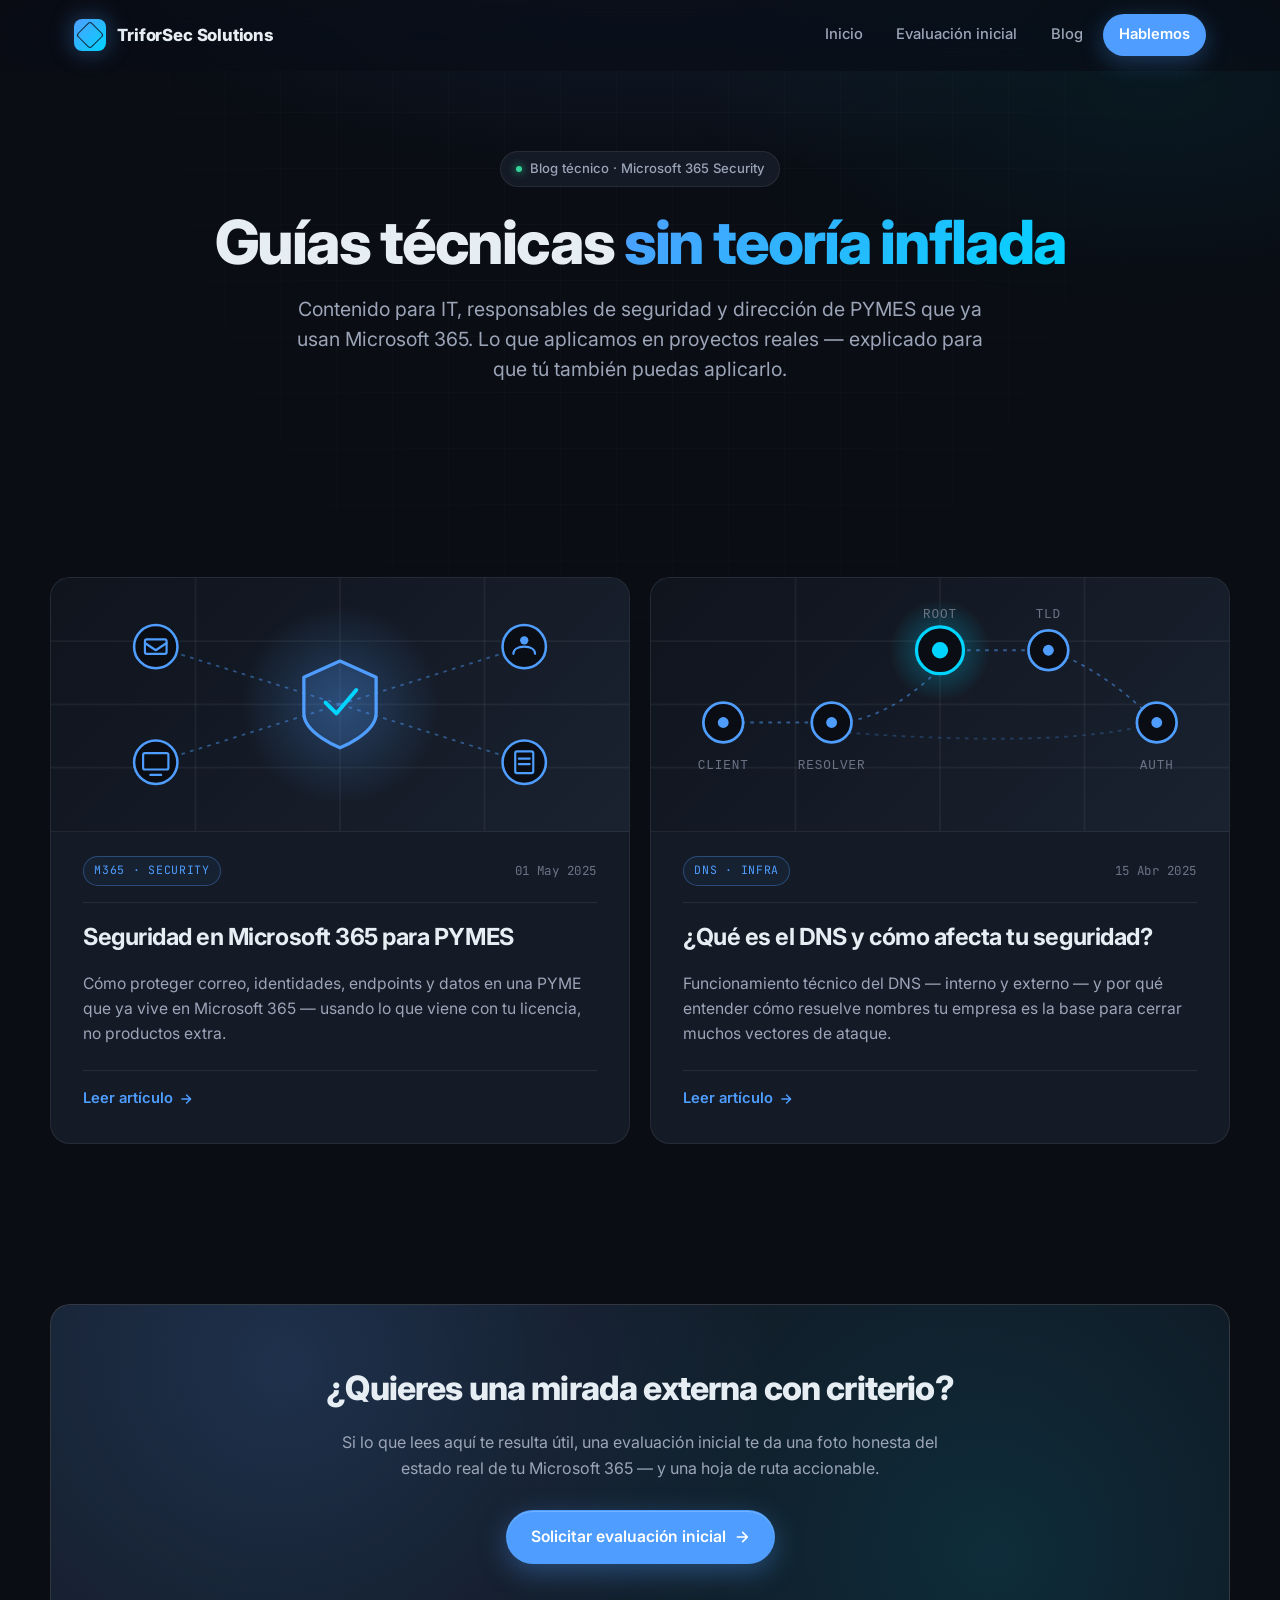
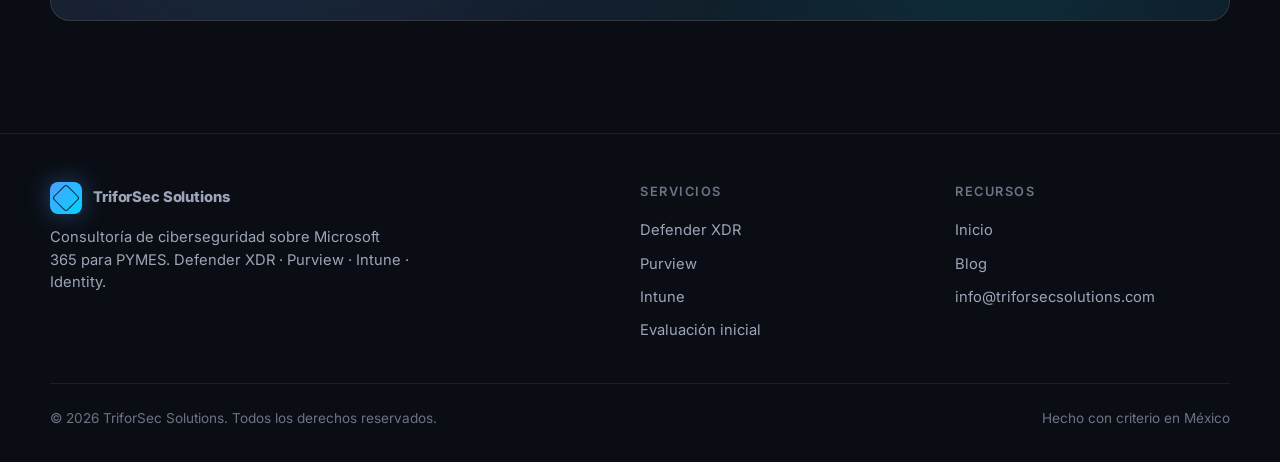
<file: blog/index.html>
<!DOCTYPE html>
<html lang="es">
<head>
  <meta charset="UTF-8" />
  <meta name="viewport" content="width=device-width, initial-scale=1.0" />
  <title>Blog técnico de ciberseguridad Microsoft 365 | TriforSec Solutions</title>
  <meta name="description" content="Guías técnicas sin teoría inflada sobre Microsoft 365, Defender XDR, Intune, Purview y DNS. Contenido pensado para IT y dirección de PYMES." />
  <meta name="author" content="TriforSec Solutions" />
  <meta name="robots" content="index, follow" />
  <meta name="theme-color" content="#0a0d14" />
  <link rel="canonical" href="https://triforsecsolutions.com/blog/" />
  <meta property="og:title" content="Blog técnico de ciberseguridad Microsoft 365 | TriforSec Solutions" />
  <meta property="og:description" content="Guías técnicas sin teoría inflada sobre Microsoft 365, Defender XDR, Intune, Purview y DNS." />
  <meta property="og:image" content="https://triforsecsolutions.com/website_assets/hero.jpg" />
  <meta property="og:url" content="https://triforsecsolutions.com/blog/" />
  <meta property="og:type" content="website" />
  <meta property="og:locale" content="es_MX" />
  <meta name="twitter:card" content="summary_large_image" />
  <meta name="twitter:title" content="Blog técnico | TriforSec Solutions" />
  <meta name="twitter:description" content="Guías técnicas sobre Microsoft 365 y seguridad sin teoría inflada." />
  <meta name="twitter:image" content="https://triforsecsolutions.com/website_assets/hero.jpg" />
  <link rel="icon" type="image/x-icon" href="/favicon.ico" />
  <link rel="stylesheet" href="/service-pages.css?v=2" />
  <link rel="preconnect" href="https://fonts.googleapis.com" />
  <link rel="preconnect" href="https://fonts.gstatic.com" crossorigin />
  <link href="https://fonts.googleapis.com/css2?family=Inter:wght@400;500;600;700;800&family=JetBrains+Mono:wght@400;500&display=swap" rel="stylesheet" />
  <script type="application/ld+json">
  {
    "@context": "https://schema.org",
    "@type": "Blog",
    "name": "Blog técnico TriforSec Solutions",
    "url": "https://triforsecsolutions.com/blog/",
    "description": "Guías técnicas sobre Microsoft 365, Defender XDR, Intune, Purview y DNS para PYMES.",
    "publisher": {"@type":"Organization","name":"TriforSec Solutions","url":"https://triforsecsolutions.com/"}
  }
  </script>
  <style>
    .blog-list {
      display: grid;
      gap: 1.25rem;
      grid-template-columns: repeat(auto-fit, minmax(340px, 1fr));
      max-width: var(--container);
      margin: 0 auto;
    }
    .blog-card {
      background: var(--surface);
      border: 1px solid var(--border);
      border-radius: var(--radius-lg);
      padding: 0 2rem 2rem;
      display: flex;
      flex-direction: column;
      gap: 1rem;
      transition: transform var(--transition), border-color var(--transition), background var(--transition);
      position: relative;
      overflow: hidden;
    }
    .blog-card-illu {
      margin: 0 -2rem 0.5rem;
      background: linear-gradient(135deg, var(--bg-elevated) 0%, var(--surface-2) 100%);
      border-bottom: 1px solid var(--border);
      position: relative;
      overflow: hidden;
    }
    .blog-card-illu svg {
      display: block;
      width: 100%;
      height: auto;
    }
    .blog-card::before {
      content: '';
      position: absolute;
      inset: 0;
      background: radial-gradient(circle at top right, rgba(79, 158, 255, 0.06), transparent 50%);
      opacity: 0;
      transition: opacity var(--transition);
      pointer-events: none;
    }
    .blog-card:hover {
      transform: translateY(-4px);
      border-color: var(--border-accent);
      background: var(--surface-2);
    }
    .blog-card:hover::before { opacity: 1; }
    .blog-card > * { position: relative; }
    .blog-card-head {
      display: flex;
      align-items: center;
      justify-content: space-between;
      gap: 0.75rem;
      flex-wrap: wrap;
      padding-bottom: 1rem;
      border-bottom: 1px solid var(--border);
    }
    .blog-card-tag {
      font-family: var(--ff-mono);
      font-size: 0.72rem;
      color: var(--accent);
      padding: 0.3rem 0.65rem;
      border-radius: 999px;
      border: 1px solid var(--border-accent);
      background: rgba(79, 158, 255, 0.06);
      letter-spacing: 0.06em;
      text-transform: uppercase;
      white-space: nowrap;
    }
    .blog-card-meta {
      font-family: var(--ff-mono);
      font-size: 0.78rem;
      color: var(--text-mute);
      letter-spacing: 0.04em;
    }
    .blog-card h3 {
      font-size: clamp(1.3rem, 1.15rem + 0.4vw, 1.55rem);
      font-weight: 700;
      letter-spacing: -0.02em;
      line-height: 1.2;
      margin: 0.25rem 0 0.25rem;
      color: var(--text);
    }
    .blog-card h3 a { color: inherit; text-decoration: none; }
    .blog-card:hover h3 a { color: var(--accent-hover); }
    .blog-card p {
      color: var(--text-soft);
      margin: 0;
      font-size: 0.98rem;
      line-height: 1.6;
      flex: 1;
    }
    .blog-card-link {
      align-self: flex-start;
      font-size: 0.92rem;
      font-weight: 600;
      color: var(--accent);
      display: inline-flex;
      align-items: center;
      gap: 0.4rem;
      margin-top: 0.5rem;
      padding-top: 1rem;
      border-top: 1px solid var(--border);
      width: 100%;
    }
    .blog-card-link svg { width: 14px; height: 14px; transition: transform var(--transition); }
    .blog-card:hover .blog-card-link svg { transform: translateX(4px); }
    .blog-card:hover .blog-card-link { color: var(--accent-hover); }
    @media (max-width: 640px) {
      .blog-card { padding: 1.5rem; }
    }
  </style>
</head>
<body class="service-page">
  <header class="service-topbar" id="topbar">
    <div class="service-topbar-inner">
      <a href="/" class="service-brand">
        <span class="brand-mark" aria-hidden="true"></span>
        <span>TriforSec Solutions</span>
      </a>
      <nav class="service-nav" aria-label="Principal">
        <a href="/">Inicio</a>
        <a href="/evaluacion-inicial-microsoft-365.html">Evaluación inicial</a>
        <a href="/blog/">Blog</a>
        <a href="#contacto" class="service-nav-cta">Hablemos</a>
      </nav>
    </div>
  </header>

  <main id="main">

    <section class="service-hero service-section">
      <div class="service-hero-inner">
        <span class="service-pill">
          <span class="service-pill-dot" aria-hidden="true"></span>
          Blog técnico · Microsoft 365 Security
        </span>
        <h1>
          Guías técnicas
          <span class="accent">sin teoría inflada</span>
        </h1>
        <p>Contenido para IT, responsables de seguridad y dirección de PYMES que ya usan Microsoft 365. Lo que aplicamos en proyectos reales — explicado para que tú también puedas aplicarlo.</p>
      </div>
    </section>

    <section class="service-section">
      <div class="blog-list">

        <article class="blog-card reveal">
          <div class="blog-card-illu" aria-hidden="true">
            <svg viewBox="0 0 320 140" xmlns="http://www.w3.org/2000/svg" role="img">
              <defs>
                <radialGradient id="m365glow" cx="50%" cy="50%" r="50%">
                  <stop offset="0%" stop-color="#4f9eff" stop-opacity="0.28"/>
                  <stop offset="100%" stop-color="#4f9eff" stop-opacity="0"/>
                </radialGradient>
              </defs>
              <g stroke="rgba(255,255,255,0.05)" stroke-width="1">
                <line x1="0" y1="35" x2="320" y2="35"/>
                <line x1="0" y1="70" x2="320" y2="70"/>
                <line x1="0" y1="105" x2="320" y2="105"/>
                <line x1="80" y1="0" x2="80" y2="140"/>
                <line x1="160" y1="0" x2="160" y2="140"/>
                <line x1="240" y1="0" x2="240" y2="140"/>
              </g>
              <circle cx="160" cy="70" r="55" fill="url(#m365glow)"/>
              <g stroke="#4f9eff" stroke-width="1" fill="none" opacity="0.45" stroke-dasharray="2 3">
                <line x1="160" y1="70" x2="58" y2="38"/>
                <line x1="160" y1="70" x2="262" y2="38"/>
                <line x1="160" y1="70" x2="58" y2="102"/>
                <line x1="160" y1="70" x2="262" y2="102"/>
              </g>
              <g fill="#0a0d14" stroke="#4f9eff" stroke-width="1.4">
                <circle cx="58" cy="38" r="12"/>
                <circle cx="262" cy="38" r="12"/>
                <circle cx="58" cy="102" r="12"/>
                <circle cx="262" cy="102" r="12"/>
              </g>
              <g stroke="#4f9eff" stroke-width="1.2" fill="none" stroke-linecap="round" stroke-linejoin="round">
                <rect x="52" y="34" width="12" height="8" rx="1"/>
                <path d="M52 36l6 4 6-4"/>
                <circle cx="262" cy="34.5" r="2.3" fill="#4f9eff" stroke="none"/>
                <path d="M256 42c0-2.5 2.5-4 6-4s6 1.5 6 4"/>
                <rect x="51" y="97" width="14" height="9" rx="1"/>
                <line x1="55" y1="109" x2="61" y2="109"/>
                <rect x="257" y="96" width="10" height="12" rx="1"/>
                <line x1="259" y1="100" x2="265" y2="100"/>
                <line x1="259" y1="103" x2="265" y2="103"/>
              </g>
              <g transform="translate(160 70)">
                <path d="M0 -24 L20 -15 L20 5 C20 16 0 24 0 24 C0 24 -20 16 -20 5 L-20 -15 Z"
                      fill="rgba(79, 158, 255, 0.14)" stroke="#4f9eff" stroke-width="1.8" stroke-linejoin="round"/>
                <path d="M-8 -1 L-2 5 L9 -8" stroke="#00d4ff" stroke-width="2.2" fill="none" stroke-linecap="round" stroke-linejoin="round"/>
              </g>
            </svg>
          </div>
          <div class="blog-card-head">
            <span class="blog-card-tag">M365 · Security</span>
            <span class="blog-card-meta"><time datetime="2025-05-01">01 May 2025</time></span>
          </div>
          <h3><a href="/blog/seguridad-microsoft-365-pymes.html">Seguridad en Microsoft 365 para PYMES</a></h3>
          <p>Cómo proteger correo, identidades, endpoints y datos en una PYME que ya vive en Microsoft 365 — usando lo que viene con tu licencia, no productos extra.</p>
          <a href="/blog/seguridad-microsoft-365-pymes.html" class="blog-card-link">
            Leer artículo
            <svg viewBox="0 0 24 24" fill="none" stroke="currentColor" stroke-width="2.5" stroke-linecap="round" stroke-linejoin="round"><path d="M5 12h14M13 5l7 7-7 7"/></svg>
          </a>
        </article>

        <article class="blog-card reveal">
          <div class="blog-card-illu" aria-hidden="true">
            <svg viewBox="0 0 320 140" xmlns="http://www.w3.org/2000/svg" role="img">
              <defs>
                <radialGradient id="dnsglow" cx="50%" cy="50%" r="50%">
                  <stop offset="0%" stop-color="#00d4ff" stop-opacity="0.35"/>
                  <stop offset="100%" stop-color="#00d4ff" stop-opacity="0"/>
                </radialGradient>
              </defs>
              <g stroke="rgba(255,255,255,0.05)" stroke-width="1">
                <line x1="0" y1="35" x2="320" y2="35"/>
                <line x1="0" y1="70" x2="320" y2="70"/>
                <line x1="0" y1="105" x2="320" y2="105"/>
                <line x1="80" y1="0" x2="80" y2="140"/>
                <line x1="160" y1="0" x2="160" y2="140"/>
                <line x1="240" y1="0" x2="240" y2="140"/>
              </g>
              <circle cx="160" cy="40" r="28" fill="url(#dnsglow)"/>
              <g stroke="#4f9eff" stroke-width="1" fill="none" opacity="0.5">
                <path d="M40 80 L100 80" stroke-dasharray="2 3"/>
                <path d="M100 80 Q130 80 160 50" stroke-dasharray="2 3"/>
                <path d="M160 40 L220 40" stroke-dasharray="2 3"/>
                <path d="M220 40 Q250 50 280 80" stroke-dasharray="2 3"/>
                <path d="M280 80 Q230 95 100 85" stroke-dasharray="2 3" opacity="0.5"/>
              </g>
              <g font-family="monospace" font-size="7" fill="#6b7385" text-anchor="middle" letter-spacing="0.5">
                <text x="40" y="106">CLIENT</text>
                <text x="100" y="106">RESOLVER</text>
                <text x="160" y="22">ROOT</text>
                <text x="220" y="22">TLD</text>
                <text x="280" y="106">AUTH</text>
              </g>
              <g fill="#0a0d14" stroke="#4f9eff" stroke-width="1.5">
                <circle cx="40" cy="80" r="11"/>
                <circle cx="100" cy="80" r="11"/>
                <circle cx="220" cy="40" r="11"/>
                <circle cx="280" cy="80" r="11"/>
              </g>
              <g fill="#4f9eff" stroke="none">
                <circle cx="40" cy="80" r="3"/>
                <circle cx="100" cy="80" r="3"/>
                <circle cx="220" cy="40" r="3"/>
                <circle cx="280" cy="80" r="3"/>
              </g>
              <g transform="translate(160 40)">
                <circle r="13" fill="#0a0d14" stroke="#00d4ff" stroke-width="1.8"/>
                <circle r="4.5" fill="#00d4ff"/>
              </g>
            </svg>
          </div>
          <div class="blog-card-head">
            <span class="blog-card-tag">DNS · Infra</span>
            <span class="blog-card-meta"><time datetime="2025-04-15">15 Abr 2025</time></span>
          </div>
          <h3><a href="/blog/dns-explicacion-tecnica.html">¿Qué es el DNS y cómo afecta tu seguridad?</a></h3>
          <p>Funcionamiento técnico del DNS — interno y externo — y por qué entender cómo resuelve nombres tu empresa es la base para cerrar muchos vectores de ataque.</p>
          <a href="/blog/dns-explicacion-tecnica.html" class="blog-card-link">
            Leer artículo
            <svg viewBox="0 0 24 24" fill="none" stroke="currentColor" stroke-width="2.5" stroke-linecap="round" stroke-linejoin="round"><path d="M5 12h14M13 5l7 7-7 7"/></svg>
          </a>
        </article>

      </div>
    </section>

    <section class="service-cta-band" id="contacto">
      <div class="service-cta-banner">
        <h2>¿Quieres una mirada externa con criterio?</h2>
        <p>Si lo que lees aquí te resulta útil, una evaluación inicial te da una foto honesta del estado real de tu Microsoft 365 — y una hoja de ruta accionable.</p>
        <a href="/evaluacion-inicial-microsoft-365.html" class="service-btn service-btn-primary">
          Solicitar evaluación inicial
          <svg class="btn-arrow" viewBox="0 0 24 24" fill="none" stroke="currentColor" stroke-width="2.5" stroke-linecap="round" stroke-linejoin="round"><path d="M5 12h14M13 5l7 7-7 7"/></svg>
        </a>
      </div>
    </section>

  </main>

  <footer class="service-footer">
    <div class="service-footer-inner">
      <div class="service-footer-col service-footer-brand">
        <a href="/" class="service-brand">
          <span class="brand-mark" aria-hidden="true"></span>
          <span>TriforSec Solutions</span>
        </a>
        <p>Consultoría de ciberseguridad sobre Microsoft 365 para PYMES. Defender XDR · Purview · Intune · Identity.</p>
      </div>
      <div class="service-footer-col">
        <h4>Servicios</h4>
        <ul>
          <li><a href="/defender-xdr-pymes.html">Defender XDR</a></li>
          <li><a href="/purview-pymes.html">Purview</a></li>
          <li><a href="/intune-pymes.html">Intune</a></li>
          <li><a href="/evaluacion-inicial-microsoft-365.html">Evaluación inicial</a></li>
        </ul>
      </div>
      <div class="service-footer-col">
        <h4>Recursos</h4>
        <ul>
          <li><a href="/">Inicio</a></li>
          <li><a href="/blog/">Blog</a></li>
          <li><a href="mailto:info@triforsecsolutions.com">info@triforsecsolutions.com</a></li>
        </ul>
      </div>
    </div>
    <div class="service-footer-bottom">
      <span>© 2026 TriforSec Solutions. Todos los derechos reservados.</span>
      <span>Hecho con criterio en México</span>
    </div>
  </footer>

  <script>
    (function(){
      var bar=document.getElementById('topbar');
      window.addEventListener('scroll',function(){bar.classList.toggle('scrolled',window.scrollY>24);},{passive:true});
      if('IntersectionObserver' in window){
        var o=new IntersectionObserver(function(es){es.forEach(function(e){if(e.isIntersecting){e.target.classList.add('visible');o.unobserve(e.target);}});},{threshold:0.12,rootMargin:'0px 0px -40px 0px'});
        document.querySelectorAll('.reveal').forEach(function(el){o.observe(el);});
      } else { document.querySelectorAll('.reveal').forEach(function(el){el.classList.add('visible');}); }
    })();
  </script>
</body>
</html>
</file>
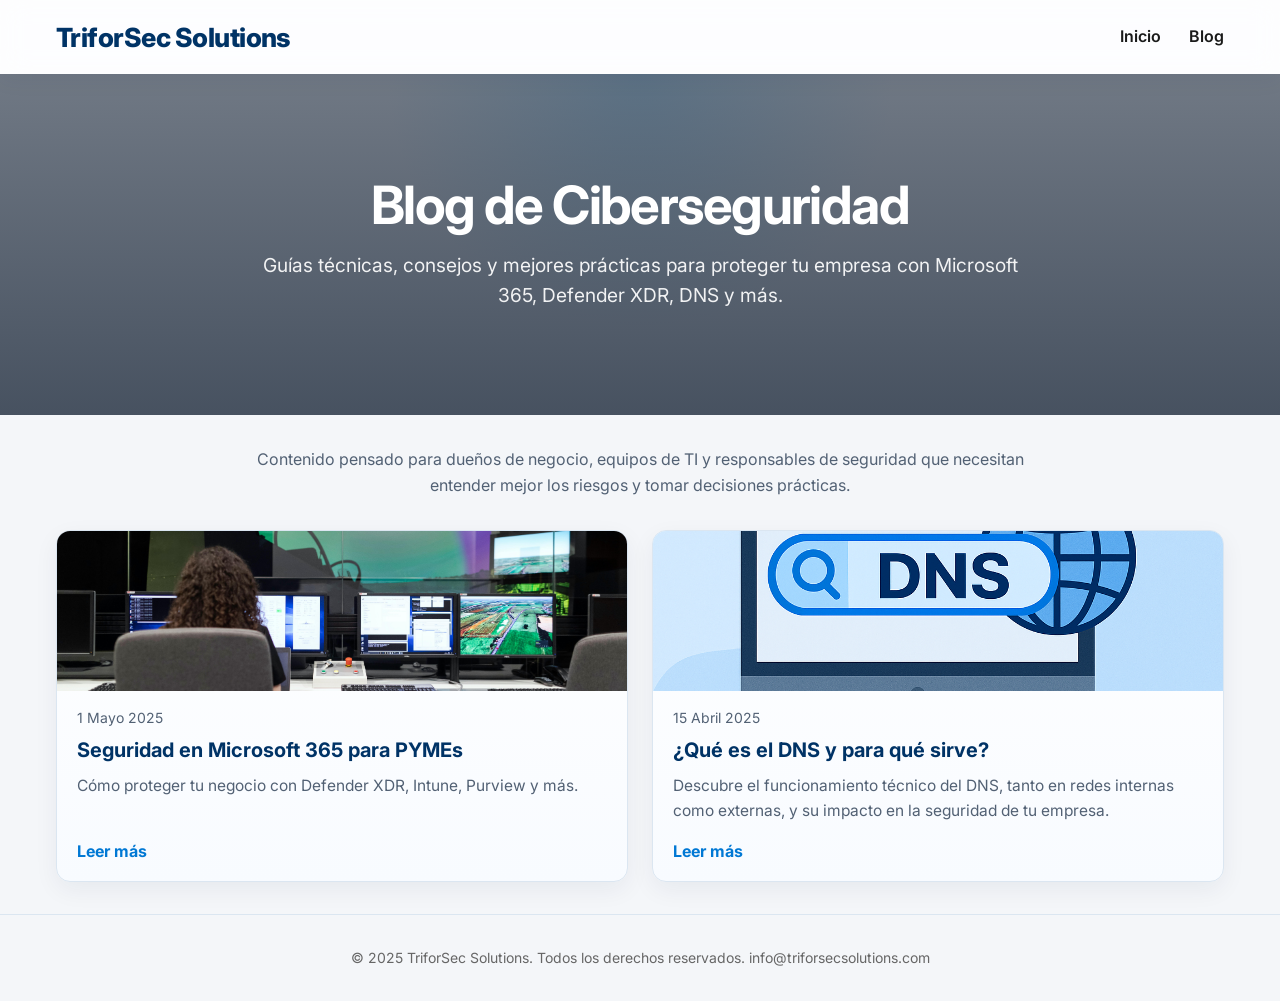
<file: backups/pre-phase2-20260408-203934/blog/index.html>
<!DOCTYPE html>
<html lang="es">
<head>
  <meta charset="UTF-8" />
  <meta name="viewport" content="width=device-width, initial-scale=1.0" />
  <title>Blog de Ciberseguridad | TriforSec Solutions</title>
  <meta name="description" content="Explora guías técnicas y consejos prácticos sobre Microsoft 365, Defender XDR, DNS y más. Mejora la seguridad de tu empresa con TriforSec Solutions." />
  <meta name="keywords" content="blog ciberseguridad, Microsoft 365, Defender XDR, DNS, seguridad informática, TriforSec Solutions" />
  <meta name="author" content="TriforSec Solutions" />
  <meta name="robots" content="index, follow" />
  <link rel="canonical" href="https://triforsecsolutions.com/blog/" />
  <meta property="og:title" content="Blog de Ciberseguridad | TriforSec Solutions" />
  <meta property="og:description" content="Artículos expertos sobre seguridad en la nube, Microsoft Defender, Intune, Purview y más. Protege tu empresa con nuestras guías." />
  <meta property="og:image" content="https://triforsecsolutions.com/website_assets/hero.jpg" />
  <meta property="og:url" content="https://triforsecsolutions.com/blog/" />
  <meta property="og:type" content="article" />
  <meta name="twitter:card" content="summary_large_image" />
  <meta name="twitter:title" content="Blog de Ciberseguridad | TriforSec Solutions" />
  <meta name="twitter:description" content="Guías técnicas sobre Microsoft 365, seguridad en la nube y más." />
  <meta name="twitter:image" content="https://triforsecsolutions.com/website_assets/hero.jpg" />

  <link rel="icon" type="image/x-icon" href="/favicon.ico" />
  <link rel="preconnect" href="https://fonts.googleapis.com" />
  <link rel="preconnect" href="https://fonts.gstatic.com" crossorigin />
  <link href="https://fonts.googleapis.com/css2?family=Inter:wght@400;600;800&display=swap" rel="stylesheet" />
  <script type="application/ld+json">
  {
    "@context": "https://schema.org",
    "@type": "Blog",
    "name": "Blog de Ciberseguridad | TriforSec Solutions",
    "url": "https://triforsecsolutions.com/blog/",
    "publisher": {
      "@type": "Organization",
      "name": "TriforSec Solutions"
    }
  }
  </script>

  <style>
    :root {
      --primary-color: #0078d4;
      --primary-dark: #005ea6;
      --dark-color: #003366;
      --light-bg: #f4f6f9;
      --card-bg: #ffffff;
      --card-soft: #f8fbff;
      --text-color: #1a1a1a;
      --text-soft: #526174;
      --border-color: #dbe6f1;
      --radius: 14px;
      --transition: 0.3s ease;
      --shadow-sm: 0 8px 24px rgba(5, 31, 61, 0.06);
      --shadow-md: 0 16px 40px rgba(5, 31, 61, 0.1);
    }
    * { box-sizing: border-box; margin: 0; padding: 0; }
    body {
      font-family: 'Inter', sans-serif;
      background: var(--light-bg);
      color: var(--text-color);
      line-height: 1.6;
    }
    header {
      background: rgba(255,255,255,0.8);
      box-shadow: 0 6px 20px rgba(5, 31, 61, 0.06);
      backdrop-filter: saturate(180%) blur(14px);
      position: sticky;
      top: 0;
      z-index: 100;
    }
    .nav-container {
      max-width: 1200px;
      margin: 0 auto;
      display: flex;
      align-items: center;
      justify-content: space-between;
      padding: 1rem;
    }
    .logo {
      font-size: clamp(1.2rem, 1rem + 1vw, 1.65rem);
      font-weight: 800;
      color: var(--dark-color);
      text-decoration: none;
      letter-spacing: -0.02em;
    }
    nav a {
      margin-left: 1.5rem;
      color: var(--text-color);
      text-decoration: none;
      font-weight: 600;
      transition: color var(--transition);
    }
    nav a:hover,
    nav a:focus-visible { color: var(--primary-color); }

    .hero {
      background:
        radial-gradient(circle at top, rgba(0,163,255,0.18), transparent 35%),
        url('https://triforsecsolutions.com/website_assets/hero.jpg') center/cover no-repeat;
      color: #fff;
      padding: 6.5rem 1rem;
      text-align: center;
      position: relative;
    }
    .hero::after {
      content: '';
      position: absolute;
      top: 0; left: 0;
      width: 100%; height: 100%;
      background: linear-gradient(180deg, rgba(4, 18, 37, 0.55), rgba(4, 18, 37, 0.72));
      z-index: 0;
    }
    .hero-content {
      position: relative;
      z-index: 1;
      max-width: 800px;
      margin: 0 auto;
    }
    .hero h1 {
      font-size: clamp(2.1rem, 1.7rem + 2vw, 3.3rem);
      margin-bottom: 1rem;
      color: #fff;
      line-height: 1.05;
      letter-spacing: -0.03em;
    }
    .hero p {
      font-size: clamp(1.02rem, 1rem + 0.45vw, 1.2rem);
      color: rgba(255,255,255,0.92);
      max-width: 760px;
      margin: 0 auto;
    }

    main {
      max-width: 1200px;
      margin: 2rem auto;
      padding: 0 1rem;
    }
    .blog-intro {
      max-width: 820px;
      margin: 0 auto 2rem;
      text-align: center;
      color: var(--text-soft);
      font-size: 1rem;
    }
    .posts-grid {
      display: grid;
      grid-template-columns: repeat(auto-fit, minmax(280px, 1fr));
      gap: 1.5rem;
    }
    .post-card {
      background: linear-gradient(180deg, #ffffff, var(--card-soft));
      border-radius: var(--radius);
      border: 1px solid var(--border-color);
      box-shadow: var(--shadow-sm);
      overflow: hidden;
      display: flex;
      flex-direction: column;
      transition: transform var(--transition), box-shadow var(--transition), border-color var(--transition);
    }
    .post-card:hover {
      transform: translateY(-5px);
      border-color: #b9d7f1;
      box-shadow: var(--shadow-md);
    }
    .post-card img {
      width: 100%; height: 160px;
      object-fit: cover;
    }
    .post-content {
      flex: 1;
      padding: 1rem 1.25rem;
      display: flex;
      flex-direction: column;
    }
    .post-content time {
      font-size: 0.875rem;
      color: var(--text-soft);
      margin-bottom: 0.5rem;
    }
    .post-content h3 {
      font-size: 1.25rem;
      margin-bottom: 0.75rem;
      color: var(--dark-color);
      line-height: 1.2;
    }
    .post-content h3 a {
      color: inherit;
      text-decoration: none;
    }
    .post-content h3 a:hover,
    .post-content h3 a:focus-visible {
      color: var(--primary-dark);
    }
    .post-content p {
      flex: 1;
      margin-bottom: 1rem;
      font-size: 0.97rem;
      color: var(--text-soft);
    }
    .read-more {
      align-self: flex-start;
      text-decoration: none;
      color: var(--primary-color);
      font-weight: 700;
      display: inline-flex;
      align-items: center;
      transition: color var(--transition), transform var(--transition);
    }
    .read-more:hover,
    .read-more:focus-visible {
      color: var(--primary-dark);
      transform: translateX(2px);
    }

    footer {
      text-align: center;
      padding: 2rem 1rem;
      font-size: 0.875rem;
      color: #666;
      border-top: 1px solid var(--border-color);
    }

    @media (max-width: 640px) {
      .nav-container {
        flex-direction: column;
        align-items: flex-start;
        gap: 0.75rem;
      }
      nav a {
        margin-left: 0;
        margin-right: 1rem;
      }
      .hero {
        padding: 5rem 1rem;
      }
    }
  </style>
</head>
<body>
  <header>
    <div class="nav-container">
      <a href="/" class="logo">TriforSec Solutions</a>
      <nav>
        <a href="/">Inicio</a>
        <a href="/blog/">Blog</a>
      </nav>
    </div>
  </header>

  <section class="hero">
    <div class="hero-content">
      <h1>Blog de Ciberseguridad</h1>
      <p>Guías técnicas, consejos y mejores prácticas para proteger tu empresa con Microsoft 365, Defender XDR, DNS y más.</p>
    </div>
  </section>

  <main>
    <div class="blog-intro">
      <p>Contenido pensado para dueños de negocio, equipos de TI y responsables de seguridad que necesitan entender mejor los riesgos y tomar decisiones prácticas.</p>
    </div>
    <div class="posts-grid">
      <!-- Post 1 -->
      <article class="post-card">
        <img src="/website_assets/soc.jpg" alt="Seguridad en Microsoft 365 para PYMEs">
        <div class="post-content">
          <time datetime="2025-05-01">1 Mayo 2025</time>
          <h3><a href="/blog/seguridad-microsoft-365-pymes.html">Seguridad en Microsoft 365 para PYMEs</a></h3>
          <p>Cómo proteger tu negocio con Defender XDR, Intune, Purview y más.</p>
          <a href="/blog/seguridad-microsoft-365-pymes.html" class="read-more">Leer más</a>
        </div>
      </article>
      <!-- Post 2 -->
      <article class="post-card">
        <img src="/website_assets/dns-ilustracion.png" alt="¿Qué es el DNS y para qué sirve?">
        <div class="post-content">
          <time datetime="2025-04-15">15 Abril 2025</time>
          <h3><a href="/blog/dns-explicacion-tecnica.html">¿Qué es el DNS y para qué sirve?</a></h3>
          <p>Descubre el funcionamiento técnico del DNS, tanto en redes internas como externas, y su impacto en la seguridad de tu empresa.</p>
          <a href="/blog/dns-explicacion-tecnica.html" class="read-more">Leer más</a>
        </div>
      </article>
    </div>
  </main>

  <footer>
    &copy; 2025 TriforSec Solutions. Todos los derechos reservados. info@triforsecsolutions.com
  </footer>
</body>
</html>
</file>
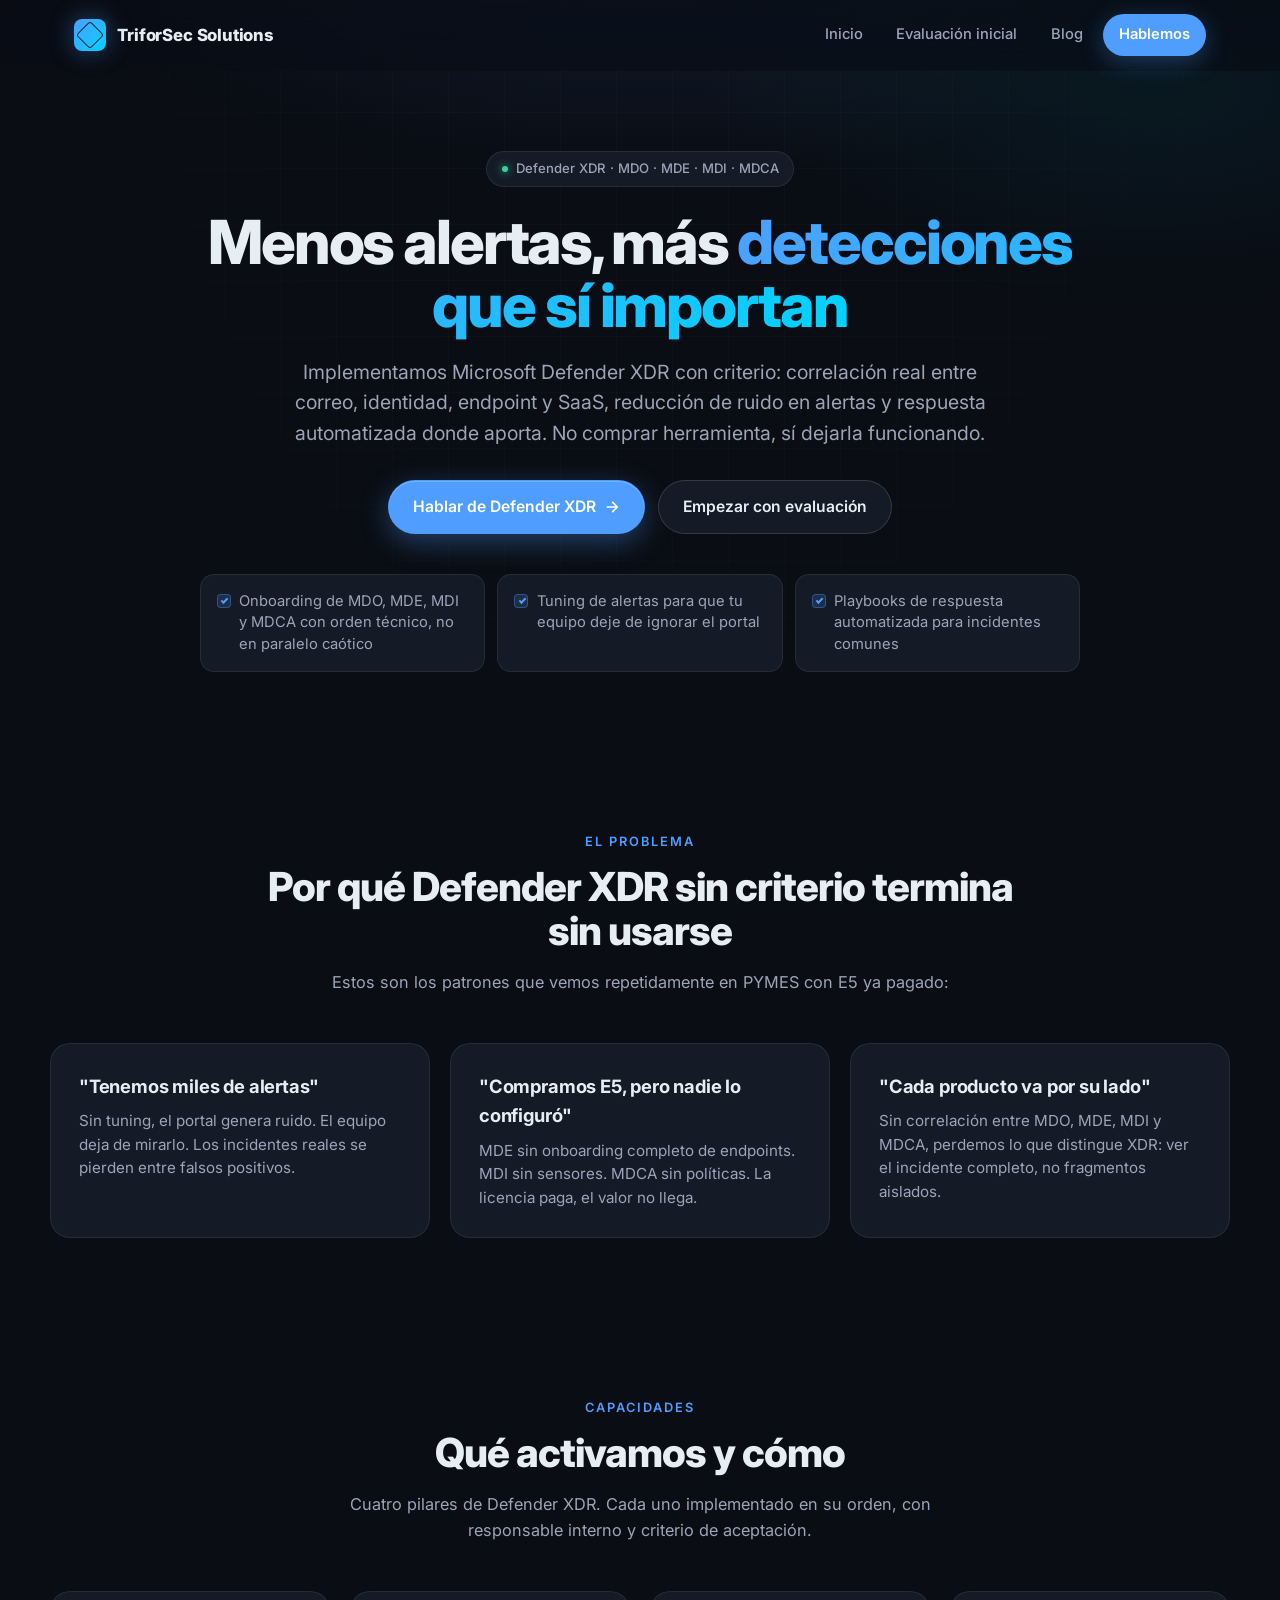
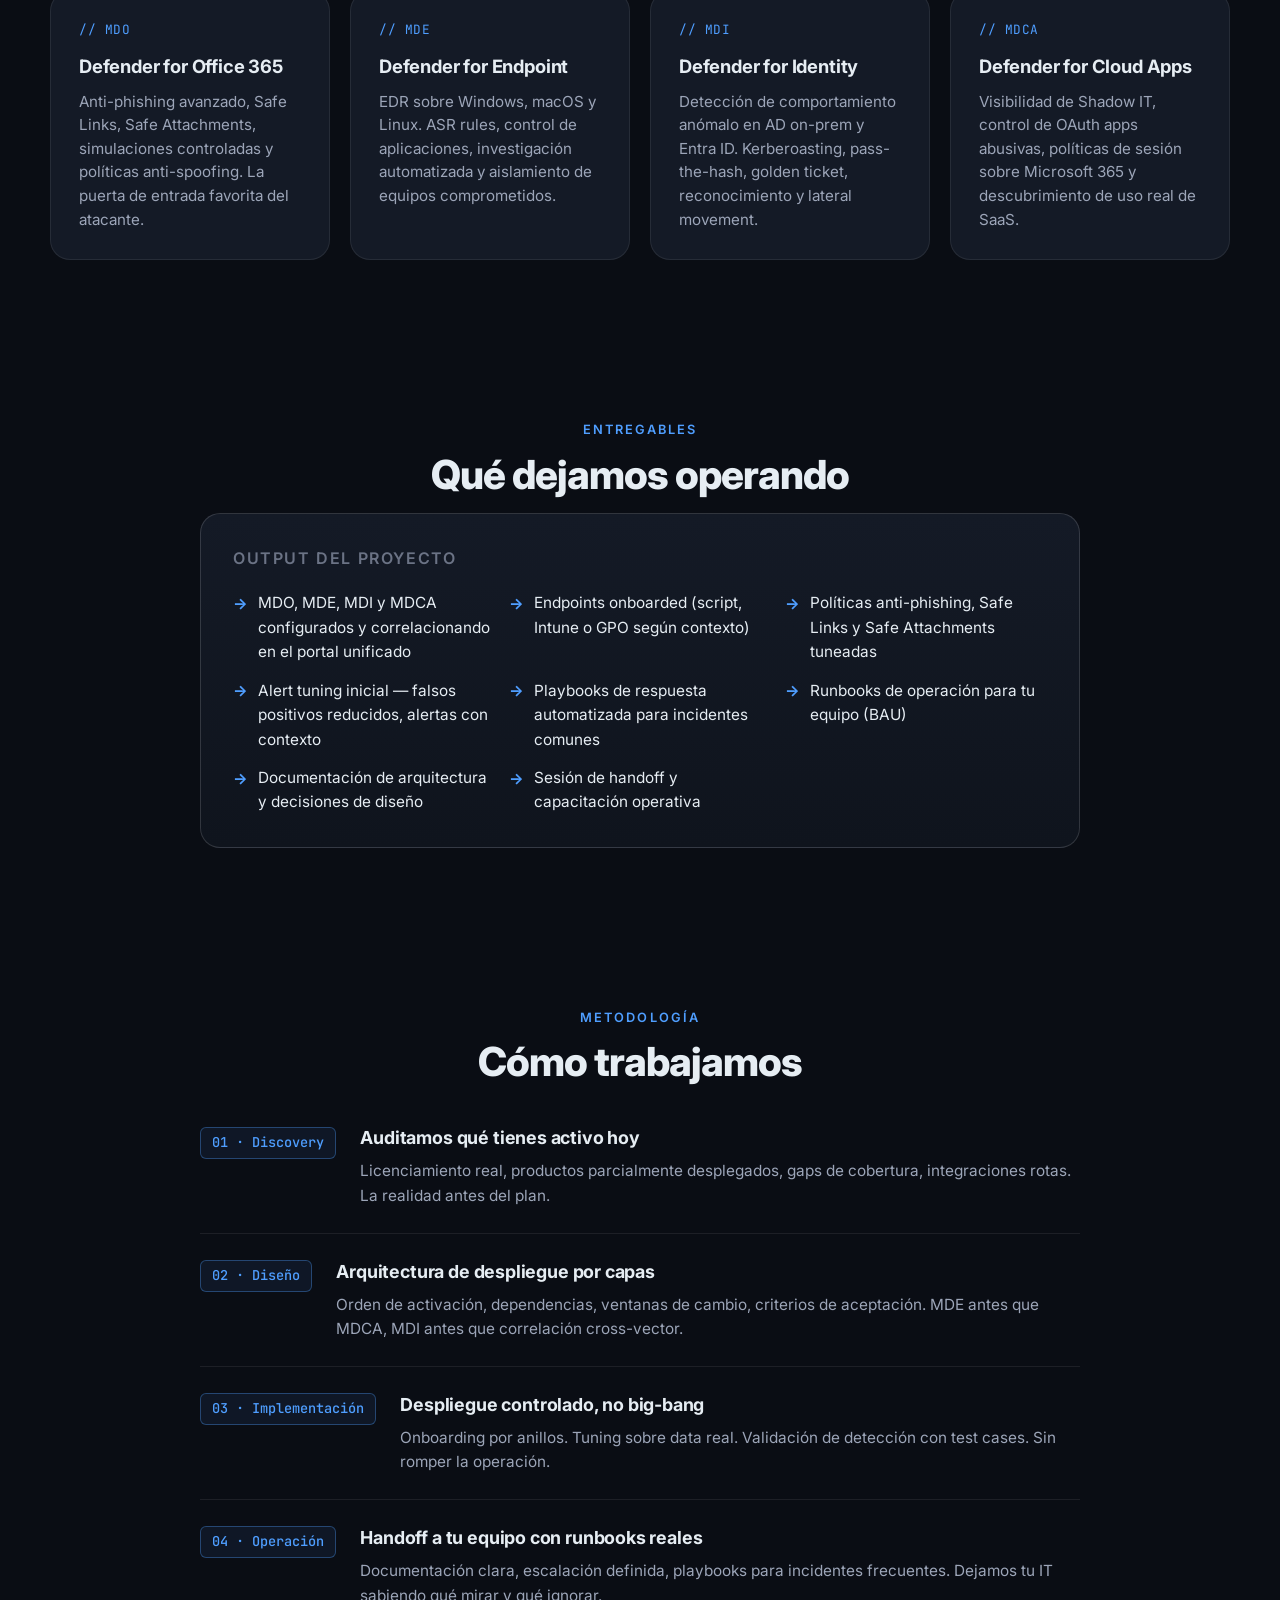
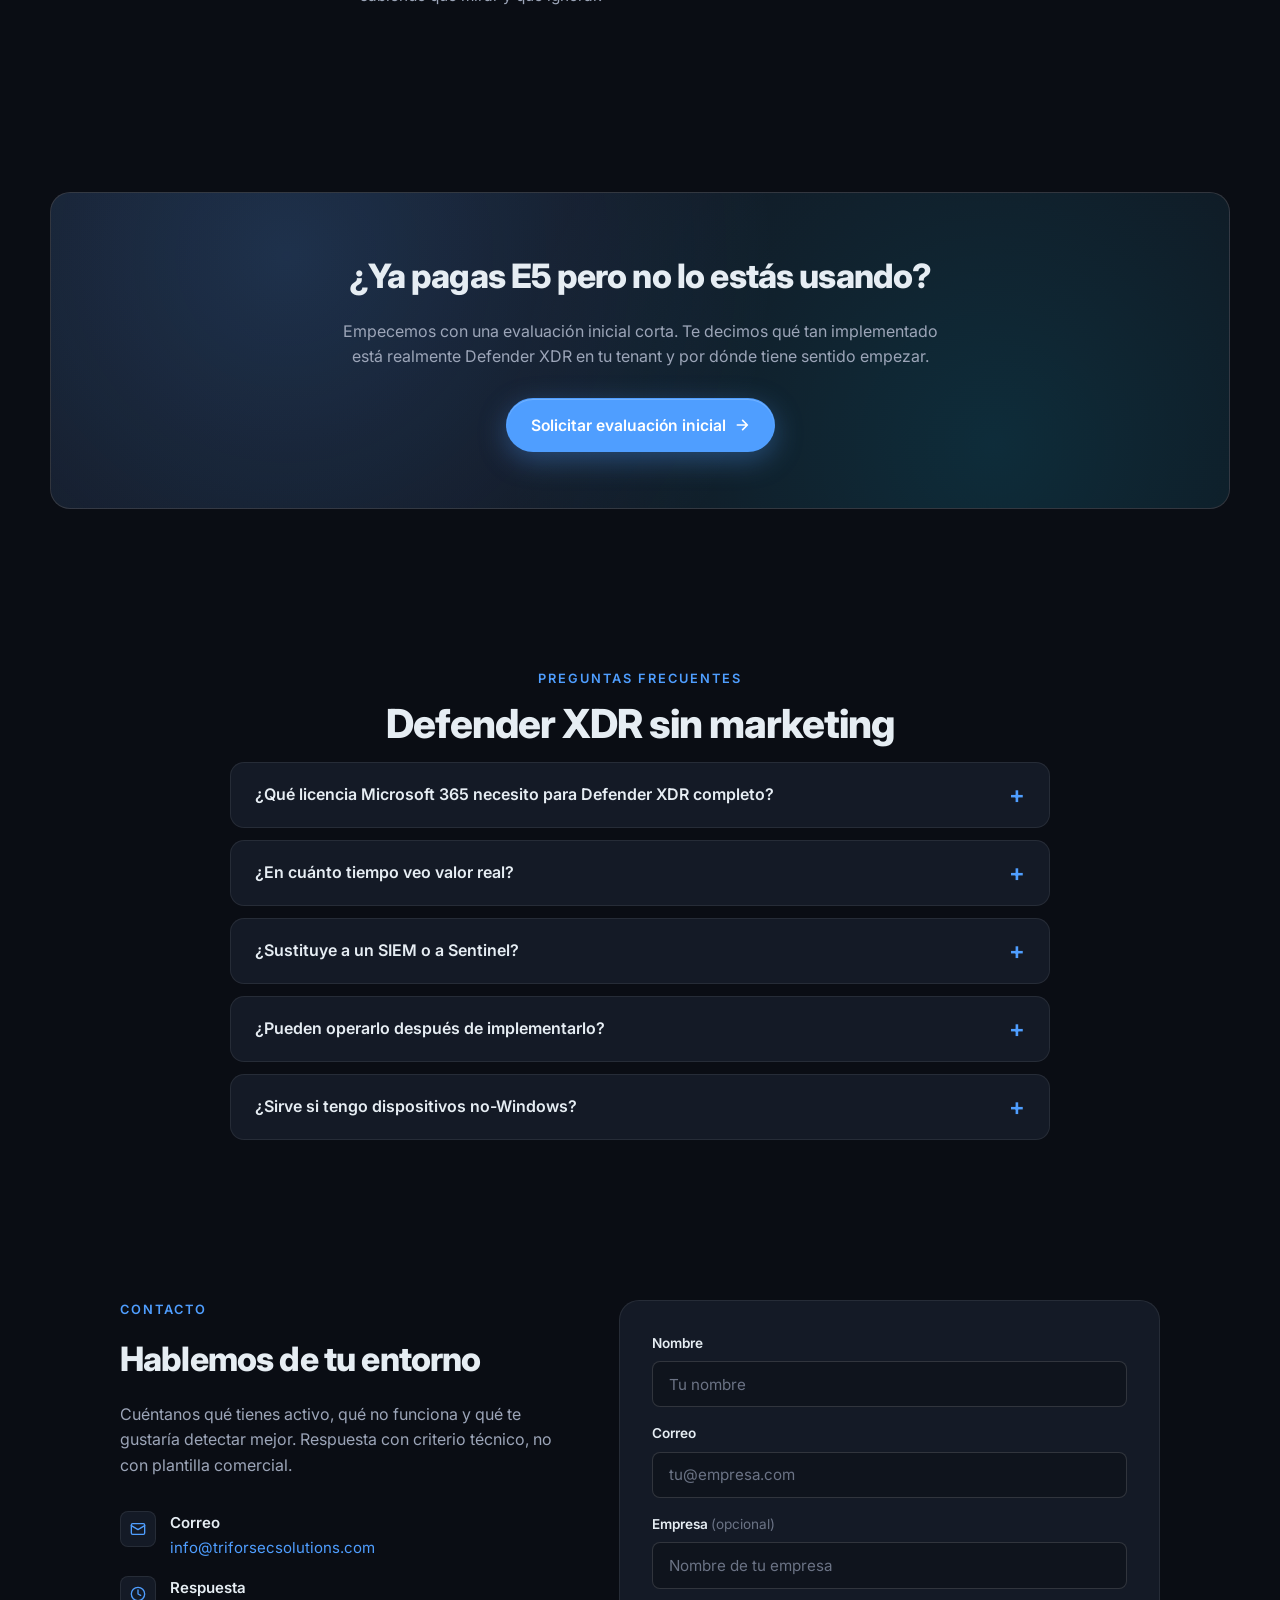
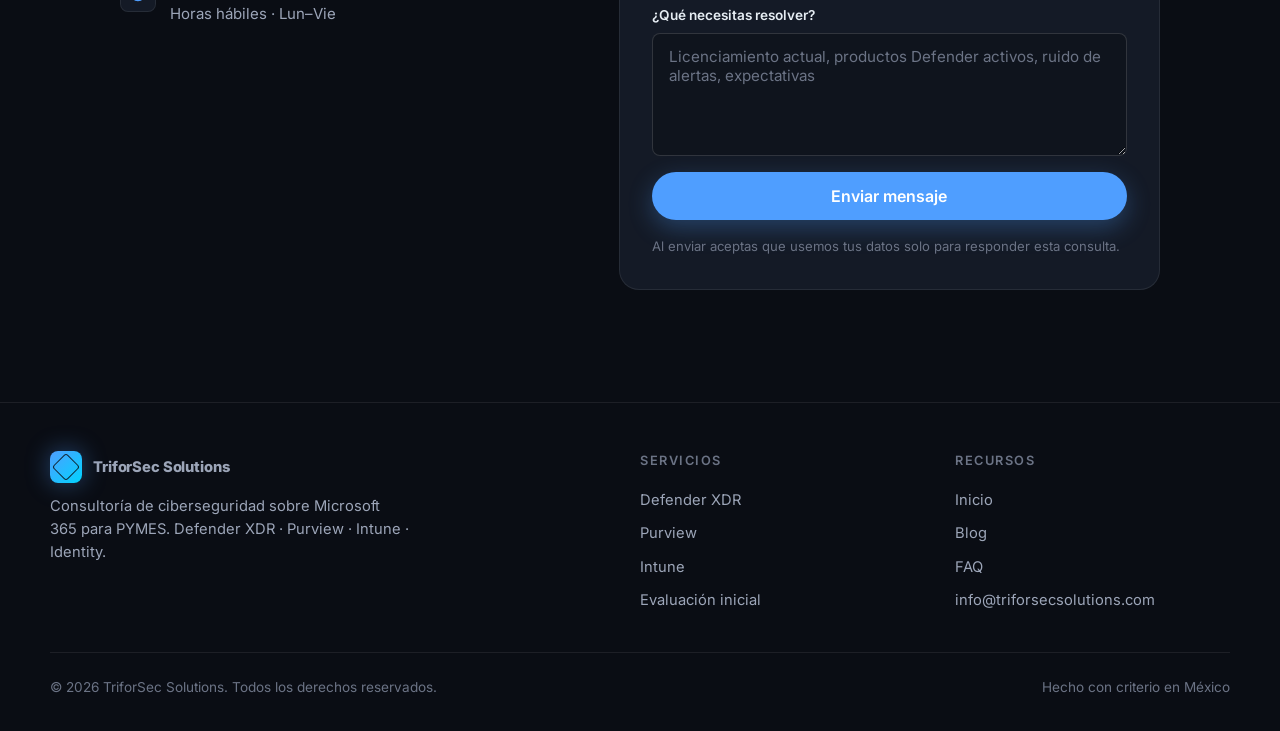
<file: defender-xdr-pymes.html>
<!DOCTYPE html>
<html lang="es">
<head>
  <meta charset="UTF-8" />
  <meta name="viewport" content="width=device-width, initial-scale=1.0" />
  <title>Defender XDR para PYMES | TriforSec Solutions</title>
  <meta name="description" content="Implementación de Microsoft Defender XDR para PYMES. Correlacionamos señales de correo, identidad y endpoint para reducir ruido de alertas y acelerar respuesta a incidentes." />
  <meta name="author" content="TriforSec Solutions" />
  <meta name="robots" content="index, follow" />
  <meta name="theme-color" content="#0a0d14" />
  <link rel="canonical" href="https://triforsecsolutions.com/defender-xdr-pymes.html" />
  <meta property="og:title" content="Defender XDR para PYMES | TriforSec Solutions" />
  <meta property="og:description" content="Menos alertas, más detecciones que sí importan. Correlación real entre MDO, MDE, MDI y MDCA sobre Microsoft 365." />
  <meta property="og:image" content="https://triforsecsolutions.com/website_assets/soc.jpg" />
  <meta property="og:url" content="https://triforsecsolutions.com/defender-xdr-pymes.html" />
  <meta property="og:type" content="website" />
  <meta property="og:locale" content="es_MX" />
  <meta name="twitter:card" content="summary_large_image" />
  <meta name="twitter:title" content="Defender XDR para PYMES | TriforSec Solutions" />
  <meta name="twitter:description" content="Implementación aterrizada de Microsoft Defender XDR para PYMES con licenciamiento M365 E5." />
  <meta name="twitter:image" content="https://triforsecsolutions.com/website_assets/soc.jpg" />
  <link rel="icon" href="/favicon.ico" />
  <link rel="stylesheet" href="/service-pages.css?v=2" />
  <link rel="preconnect" href="https://fonts.googleapis.com" />
  <link rel="preconnect" href="https://fonts.gstatic.com" crossorigin />
  <link href="https://fonts.googleapis.com/css2?family=Inter:wght@400;500;600;700;800&family=JetBrains+Mono:wght@400;500&display=swap" rel="stylesheet" />
  <script type="application/ld+json">
  {
    "@context": "https://schema.org",
    "@type": "Service",
    "name": "Implementación de Microsoft Defender XDR",
    "provider": {"@type":"Organization","name":"TriforSec Solutions","url":"https://triforsecsolutions.com/"},
    "serviceType": "XDR Implementation",
    "areaServed": ["MX","LATAM"],
    "url": "https://triforsecsolutions.com/defender-xdr-pymes.html",
    "description": "Implementación y operación inicial de Microsoft Defender XDR — MDO, MDE, MDI, MDCA — para PYMES sobre Microsoft 365."
  }
  </script>
  <script type="application/ld+json">
  {
    "@context": "https://schema.org",
    "@type": "FAQPage",
    "mainEntity": [
      {"@type":"Question","name":"¿Qué licencia Microsoft 365 necesito para Defender XDR completo?","acceptedAnswer":{"@type":"Answer","text":"Microsoft 365 E5 o las licencias standalone equivalentes: Defender for Office 365 Plan 2, Defender for Endpoint Plan 2, Defender for Identity y Defender for Cloud Apps. Business Premium cubre MDO P1 y MDE P1 — útil pero no es XDR completo."}},
      {"@type":"Question","name":"¿En cuánto tiempo veo valor?","acceptedAnswer":{"@type":"Answer","text":"Las primeras detecciones útiles aparecen en 2–3 semanas tras onboarding completo. La correlación cross-vector y la reducción real de ruido toma 6–8 semanas de tuning sobre tu entorno."}},
      {"@type":"Question","name":"¿Sustituye a un SIEM?","acceptedAnswer":{"@type":"Answer","text":"No del todo. Defender XDR cubre el dominio Microsoft con detección y respuesta. Para correlación con logs externos (firewalls, on-prem, SaaS no-Microsoft) sigue siendo recomendable Sentinel u otro SIEM como capa superior."}}
    ]
  }
  </script>
</head>
<body class="service-page">
  <header class="service-topbar" id="topbar">
    <div class="service-topbar-inner">
      <a href="/" class="service-brand">
        <span class="brand-mark" aria-hidden="true"></span>
        <span>TriforSec Solutions</span>
      </a>
      <nav class="service-nav" aria-label="Principal">
        <a href="/">Inicio</a>
        <a href="/evaluacion-inicial-microsoft-365.html">Evaluación inicial</a>
        <a href="/blog/">Blog</a>
        <a href="#contacto" class="service-nav-cta">Hablemos</a>
      </nav>
    </div>
  </header>

  <main id="main">

    <section class="service-hero service-section">
      <div class="service-hero-inner">
        <span class="service-pill">
          <span class="service-pill-dot" aria-hidden="true"></span>
          Defender XDR · MDO · MDE · MDI · MDCA
        </span>
        <h1>
          Menos alertas, más
          <span class="accent">detecciones que sí importan</span>
        </h1>
        <p>Implementamos Microsoft Defender XDR con criterio: correlación real entre correo, identidad, endpoint y SaaS, reducción de ruido en alertas y respuesta automatizada donde aporta. No comprar herramienta, sí dejarla funcionando.</p>
        <div class="service-hero-actions">
          <a href="#contacto" class="service-btn service-btn-primary">
            Hablar de Defender XDR
            <svg class="btn-arrow" viewBox="0 0 24 24" fill="none" stroke="currentColor" stroke-width="2.5" stroke-linecap="round" stroke-linejoin="round"><path d="M5 12h14M13 5l7 7-7 7"/></svg>
          </a>
          <a href="/evaluacion-inicial-microsoft-365.html" class="service-btn service-btn-secondary">Empezar con evaluación</a>
        </div>
        <ul class="service-hero-points">
          <li>Onboarding de MDO, MDE, MDI y MDCA con orden técnico, no en paralelo caótico</li>
          <li>Tuning de alertas para que tu equipo deje de ignorar el portal</li>
          <li>Playbooks de respuesta automatizada para incidentes comunes</li>
        </ul>
      </div>
    </section>

    <section class="service-section">
      <div class="service-section-eyebrow">El problema</div>
      <h2 class="service-title">Por qué Defender XDR sin criterio termina sin usarse</h2>
      <p class="service-intro">Estos son los patrones que vemos repetidamente en PYMES con E5 ya pagado:</p>

      <div class="service-grid">
        <article class="service-card reveal">
          <h3>"Tenemos miles de alertas"</h3>
          <p>Sin tuning, el portal genera ruido. El equipo deja de mirarlo. Los incidentes reales se pierden entre falsos positivos.</p>
        </article>
        <article class="service-card reveal">
          <h3>"Compramos E5, pero nadie lo configuró"</h3>
          <p>MDE sin onboarding completo de endpoints. MDI sin sensores. MDCA sin políticas. La licencia paga, el valor no llega.</p>
        </article>
        <article class="service-card reveal">
          <h3>"Cada producto va por su lado"</h3>
          <p>Sin correlación entre MDO, MDE, MDI y MDCA, perdemos lo que distingue XDR: ver el incidente completo, no fragmentos aislados.</p>
        </article>
      </div>
    </section>

    <section class="service-section">
      <div class="service-section-eyebrow">Capacidades</div>
      <h2 class="service-title">Qué activamos y cómo</h2>
      <p class="service-intro">Cuatro pilares de Defender XDR. Cada uno implementado en su orden, con responsable interno y criterio de aceptación.</p>

      <div class="service-grid">
        <article class="service-card reveal">
          <div class="service-card-num">// MDO</div>
          <h3>Defender for Office 365</h3>
          <p>Anti-phishing avanzado, Safe Links, Safe Attachments, simulaciones controladas y políticas anti-spoofing. La puerta de entrada favorita del atacante.</p>
        </article>
        <article class="service-card reveal">
          <div class="service-card-num">// MDE</div>
          <h3>Defender for Endpoint</h3>
          <p>EDR sobre Windows, macOS y Linux. ASR rules, control de aplicaciones, investigación automatizada y aislamiento de equipos comprometidos.</p>
        </article>
        <article class="service-card reveal">
          <div class="service-card-num">// MDI</div>
          <h3>Defender for Identity</h3>
          <p>Detección de comportamiento anómalo en AD on-prem y Entra ID. Kerberoasting, pass-the-hash, golden ticket, reconocimiento y lateral movement.</p>
        </article>
        <article class="service-card reveal">
          <div class="service-card-num">// MDCA</div>
          <h3>Defender for Cloud Apps</h3>
          <p>Visibilidad de Shadow IT, control de OAuth apps abusivas, políticas de sesión sobre Microsoft 365 y descubrimiento de uso real de SaaS.</p>
        </article>
      </div>
    </section>

    <section class="service-section">
      <div class="service-section-eyebrow">Entregables</div>
      <h2 class="service-title">Qué dejamos operando</h2>

      <div class="service-deliverables">
        <h3>Output del proyecto</h3>
        <ul>
          <li>MDO, MDE, MDI y MDCA configurados y correlacionando en el portal unificado</li>
          <li>Endpoints onboarded (script, Intune o GPO según contexto)</li>
          <li>Políticas anti-phishing, Safe Links y Safe Attachments tuneadas</li>
          <li>Alert tuning inicial — falsos positivos reducidos, alertas con contexto</li>
          <li>Playbooks de respuesta automatizada para incidentes comunes</li>
          <li>Runbooks de operación para tu equipo (BAU)</li>
          <li>Documentación de arquitectura y decisiones de diseño</li>
          <li>Sesión de handoff y capacitación operativa</li>
        </ul>
      </div>
    </section>

    <section class="service-section">
      <div class="service-section-eyebrow">Metodología</div>
      <h2 class="service-title">Cómo trabajamos</h2>

      <div class="service-steps">
        <div class="service-step reveal">
          <span class="service-step-num">01 · Discovery</span>
          <div>
            <h3>Auditamos qué tienes activo hoy</h3>
            <p>Licenciamiento real, productos parcialmente desplegados, gaps de cobertura, integraciones rotas. La realidad antes del plan.</p>
          </div>
        </div>
        <div class="service-step reveal">
          <span class="service-step-num">02 · Diseño</span>
          <div>
            <h3>Arquitectura de despliegue por capas</h3>
            <p>Orden de activación, dependencias, ventanas de cambio, criterios de aceptación. MDE antes que MDCA, MDI antes que correlación cross-vector.</p>
          </div>
        </div>
        <div class="service-step reveal">
          <span class="service-step-num">03 · Implementación</span>
          <div>
            <h3>Despliegue controlado, no big-bang</h3>
            <p>Onboarding por anillos. Tuning sobre data real. Validación de detección con test cases. Sin romper la operación.</p>
          </div>
        </div>
        <div class="service-step reveal">
          <span class="service-step-num">04 · Operación</span>
          <div>
            <h3>Handoff a tu equipo con runbooks reales</h3>
            <p>Documentación clara, escalación definida, playbooks para incidentes frecuentes. Dejamos tu IT sabiendo qué mirar y qué ignorar.</p>
          </div>
        </div>
      </div>
    </section>

    <section class="service-cta-band">
      <div class="service-cta-banner">
        <h2>¿Ya pagas E5 pero no lo estás usando?</h2>
        <p>Empecemos con una evaluación inicial corta. Te decimos qué tan implementado está realmente Defender XDR en tu tenant y por dónde tiene sentido empezar.</p>
        <a href="/evaluacion-inicial-microsoft-365.html" class="service-btn service-btn-primary">
          Solicitar evaluación inicial
          <svg class="btn-arrow" viewBox="0 0 24 24" fill="none" stroke="currentColor" stroke-width="2.5" stroke-linecap="round" stroke-linejoin="round"><path d="M5 12h14M13 5l7 7-7 7"/></svg>
        </a>
      </div>
    </section>

    <section class="service-section" id="faq">
      <div class="service-section-eyebrow">Preguntas frecuentes</div>
      <h2 class="service-title">Defender XDR sin marketing</h2>

      <div class="service-faq">
        <details class="service-faq-item">
          <summary>¿Qué licencia Microsoft 365 necesito para Defender XDR completo?</summary>
          <p>Microsoft 365 E5 o las licencias standalone equivalentes: Defender for Office 365 Plan 2, Defender for Endpoint Plan 2, Defender for Identity y Defender for Cloud Apps. Business Premium cubre MDO P1 y MDE P1 — útil, pero no es XDR completo.</p>
        </details>
        <details class="service-faq-item">
          <summary>¿En cuánto tiempo veo valor real?</summary>
          <p>Las primeras detecciones útiles aparecen en 2–3 semanas tras onboarding completo de endpoints. La correlación cross-vector y la reducción real de ruido en alertas toma 6–8 semanas de tuning sobre tu entorno específico.</p>
        </details>
        <details class="service-faq-item">
          <summary>¿Sustituye a un SIEM o a Sentinel?</summary>
          <p>No del todo. Defender XDR cubre el dominio Microsoft con detección y respuesta. Para correlación con logs externos (firewalls, on-prem, SaaS no-Microsoft) sigue siendo recomendable Microsoft Sentinel u otro SIEM como capa superior. Lo evaluamos contigo según tamaño y compliance.</p>
        </details>
        <details class="service-faq-item">
          <summary>¿Pueden operarlo después de implementarlo?</summary>
          <p>Por diseño, te dejamos operable internamente. Para PYMES que no tienen equipo para BAU, ofrecemos modelo de acompañamiento mensual con triage de alertas críticas. Lo evaluamos según madurez de tu IT.</p>
        </details>
        <details class="service-faq-item">
          <summary>¿Sirve si tengo dispositivos no-Windows?</summary>
          <p>Sí. Defender for Endpoint cubre Windows, macOS, Linux, iOS y Android. La cobertura varía por plataforma — lo dejamos claro en el alcance.</p>
        </details>
      </div>
    </section>

    <section class="service-section" id="contacto">
      <div class="service-contact-grid">
        <div class="service-contact-left">
          <div class="service-section-eyebrow" style="text-align:left">Contacto</div>
          <h2>Hablemos de tu entorno</h2>
          <p>Cuéntanos qué tienes activo, qué no funciona y qué te gustaría detectar mejor. Respuesta con criterio técnico, no con plantilla comercial.</p>
          <div class="service-contact-meta">
            <div class="service-contact-meta-item">
              <span class="service-contact-meta-icon" aria-hidden="true">
                <svg viewBox="0 0 24 24" fill="none" stroke="currentColor" stroke-width="2" stroke-linecap="round" stroke-linejoin="round"><rect x="2" y="4" width="20" height="16" rx="2"/><path d="M22 7l-10 6L2 7"/></svg>
              </span>
              <span><strong>Correo</strong><a href="mailto:info@triforsecsolutions.com">info@triforsecsolutions.com</a></span>
            </div>
            <div class="service-contact-meta-item">
              <span class="service-contact-meta-icon" aria-hidden="true">
                <svg viewBox="0 0 24 24" fill="none" stroke="currentColor" stroke-width="2" stroke-linecap="round" stroke-linejoin="round"><circle cx="12" cy="12" r="10"/><path d="M12 6v6l4 2"/></svg>
              </span>
              <span><strong>Respuesta</strong>Horas hábiles · Lun–Vie</span>
            </div>
          </div>
        </div>

        <form class="service-form" action="https://formspree.io/f/mrbkagdn" method="POST">
          <div><label for="nombre">Nombre</label><input id="nombre" type="text" name="nombre" placeholder="Tu nombre" autocomplete="name" required /></div>
          <div><label for="email">Correo</label><input id="email" type="email" name="email" placeholder="tu@empresa.com" autocomplete="email" required /></div>
          <div><label for="empresa">Empresa <span style="color:var(--text-mute);font-weight:400;">(opcional)</span></label><input id="empresa" type="text" name="empresa" placeholder="Nombre de tu empresa" autocomplete="organization" /></div>
          <div><label for="mensaje">¿Qué necesitas resolver?</label><textarea id="mensaje" name="mensaje" rows="5" placeholder="Licenciamiento actual, productos Defender activos, ruido de alertas, expectativas"></textarea></div>
          <input type="hidden" name="_subject" value="Solicitud · Defender XDR" />
          <button type="submit">Enviar mensaje</button>
          <p class="service-form-note">Al enviar aceptas que usemos tus datos solo para responder esta consulta.</p>
        </form>
      </div>
    </section>

  </main>

  <footer class="service-footer">
    <div class="service-footer-inner">
      <div class="service-footer-col service-footer-brand">
        <a href="/" class="service-brand">
          <span class="brand-mark" aria-hidden="true"></span>
          <span>TriforSec Solutions</span>
        </a>
        <p>Consultoría de ciberseguridad sobre Microsoft 365 para PYMES. Defender XDR · Purview · Intune · Identity.</p>
      </div>
      <div class="service-footer-col">
        <h4>Servicios</h4>
        <ul>
          <li><a href="/defender-xdr-pymes.html">Defender XDR</a></li>
          <li><a href="/purview-pymes.html">Purview</a></li>
          <li><a href="/intune-pymes.html">Intune</a></li>
          <li><a href="/evaluacion-inicial-microsoft-365.html">Evaluación inicial</a></li>
        </ul>
      </div>
      <div class="service-footer-col">
        <h4>Recursos</h4>
        <ul>
          <li><a href="/">Inicio</a></li>
          <li><a href="/blog/">Blog</a></li>
          <li><a href="#faq">FAQ</a></li>
          <li><a href="mailto:info@triforsecsolutions.com">info@triforsecsolutions.com</a></li>
        </ul>
      </div>
    </div>
    <div class="service-footer-bottom">
      <span>© 2026 TriforSec Solutions. Todos los derechos reservados.</span>
      <span>Hecho con criterio en México</span>
    </div>
  </footer>

  <script>
    (function(){
      var bar=document.getElementById('topbar');
      window.addEventListener('scroll',function(){bar.classList.toggle('scrolled',window.scrollY>24);},{passive:true});
      if('IntersectionObserver' in window){
        var o=new IntersectionObserver(function(es){es.forEach(function(e){if(e.isIntersecting){e.target.classList.add('visible');o.unobserve(e.target);}});},{threshold:0.12,rootMargin:'0px 0px -40px 0px'});
        document.querySelectorAll('.reveal').forEach(function(el){o.observe(el);});
      } else { document.querySelectorAll('.reveal').forEach(function(el){el.classList.add('visible');}); }
    })();
  </script>
</body>
</html>
</file>
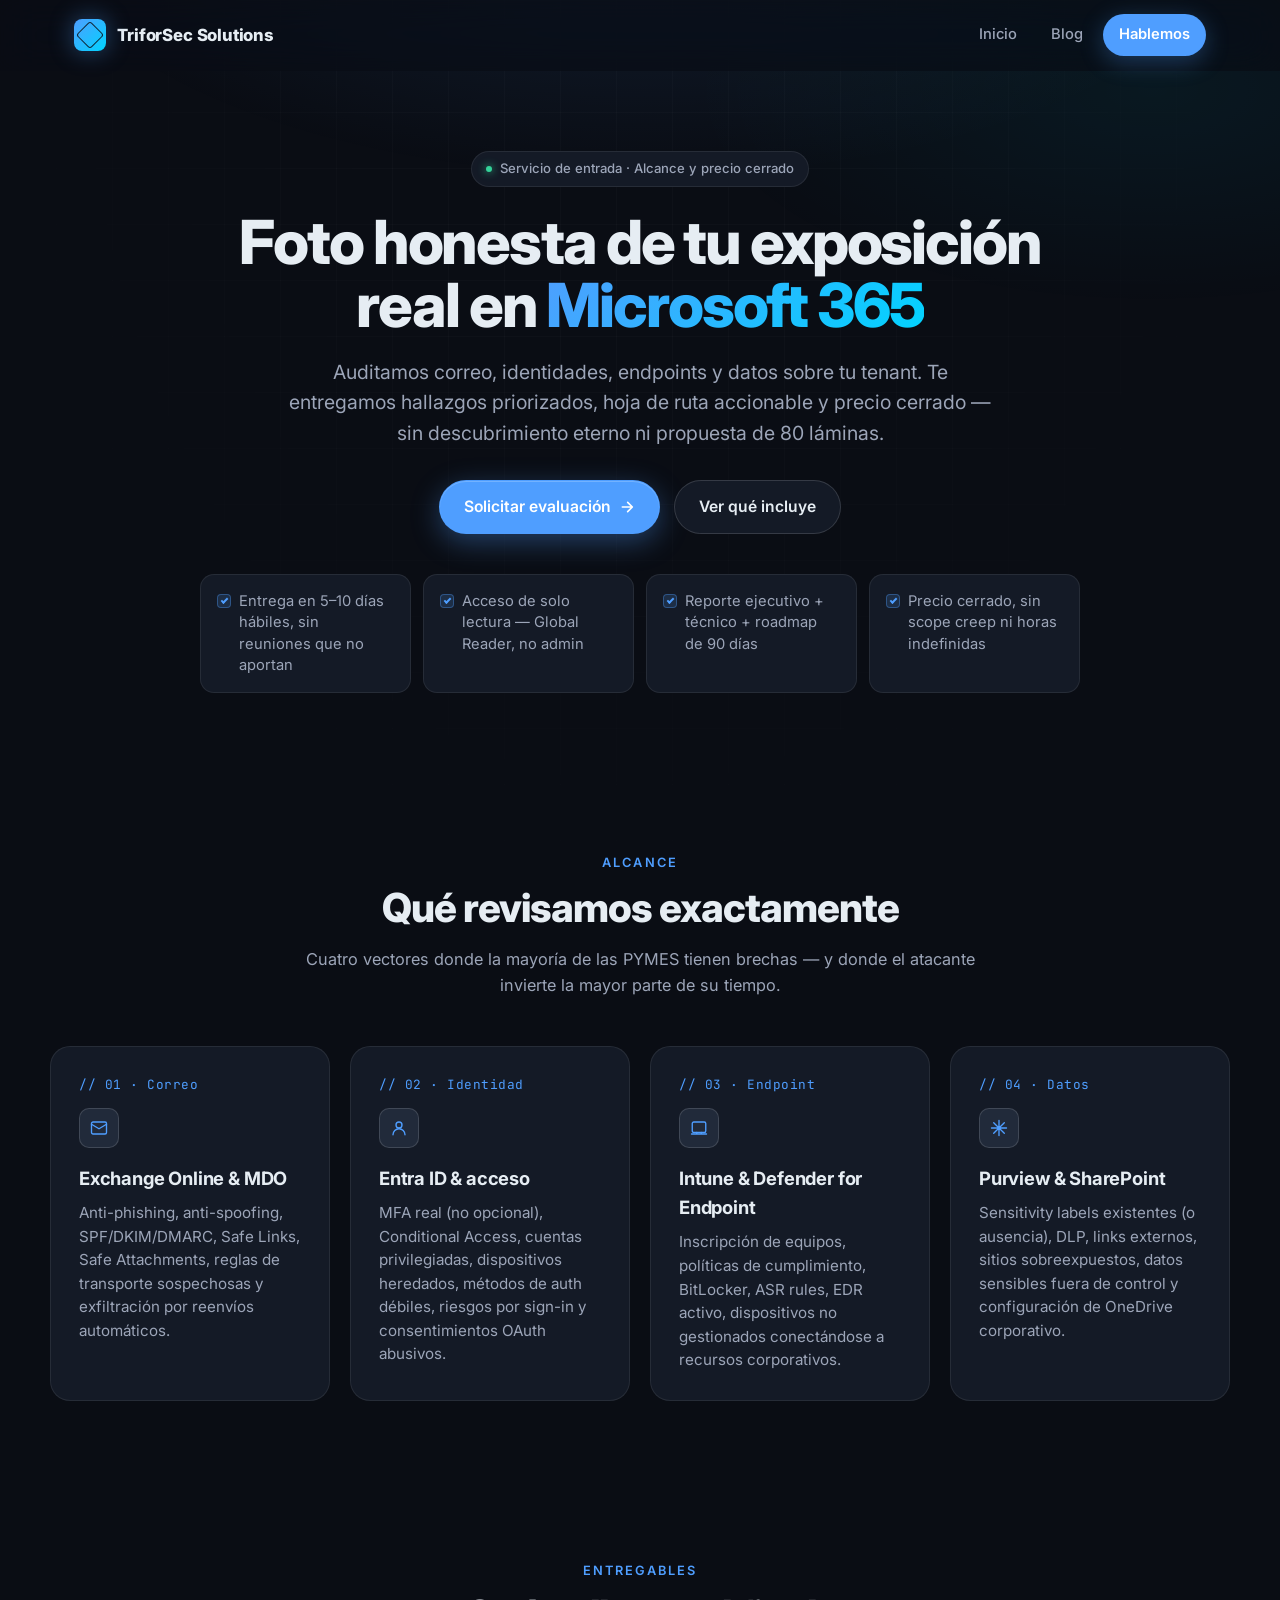
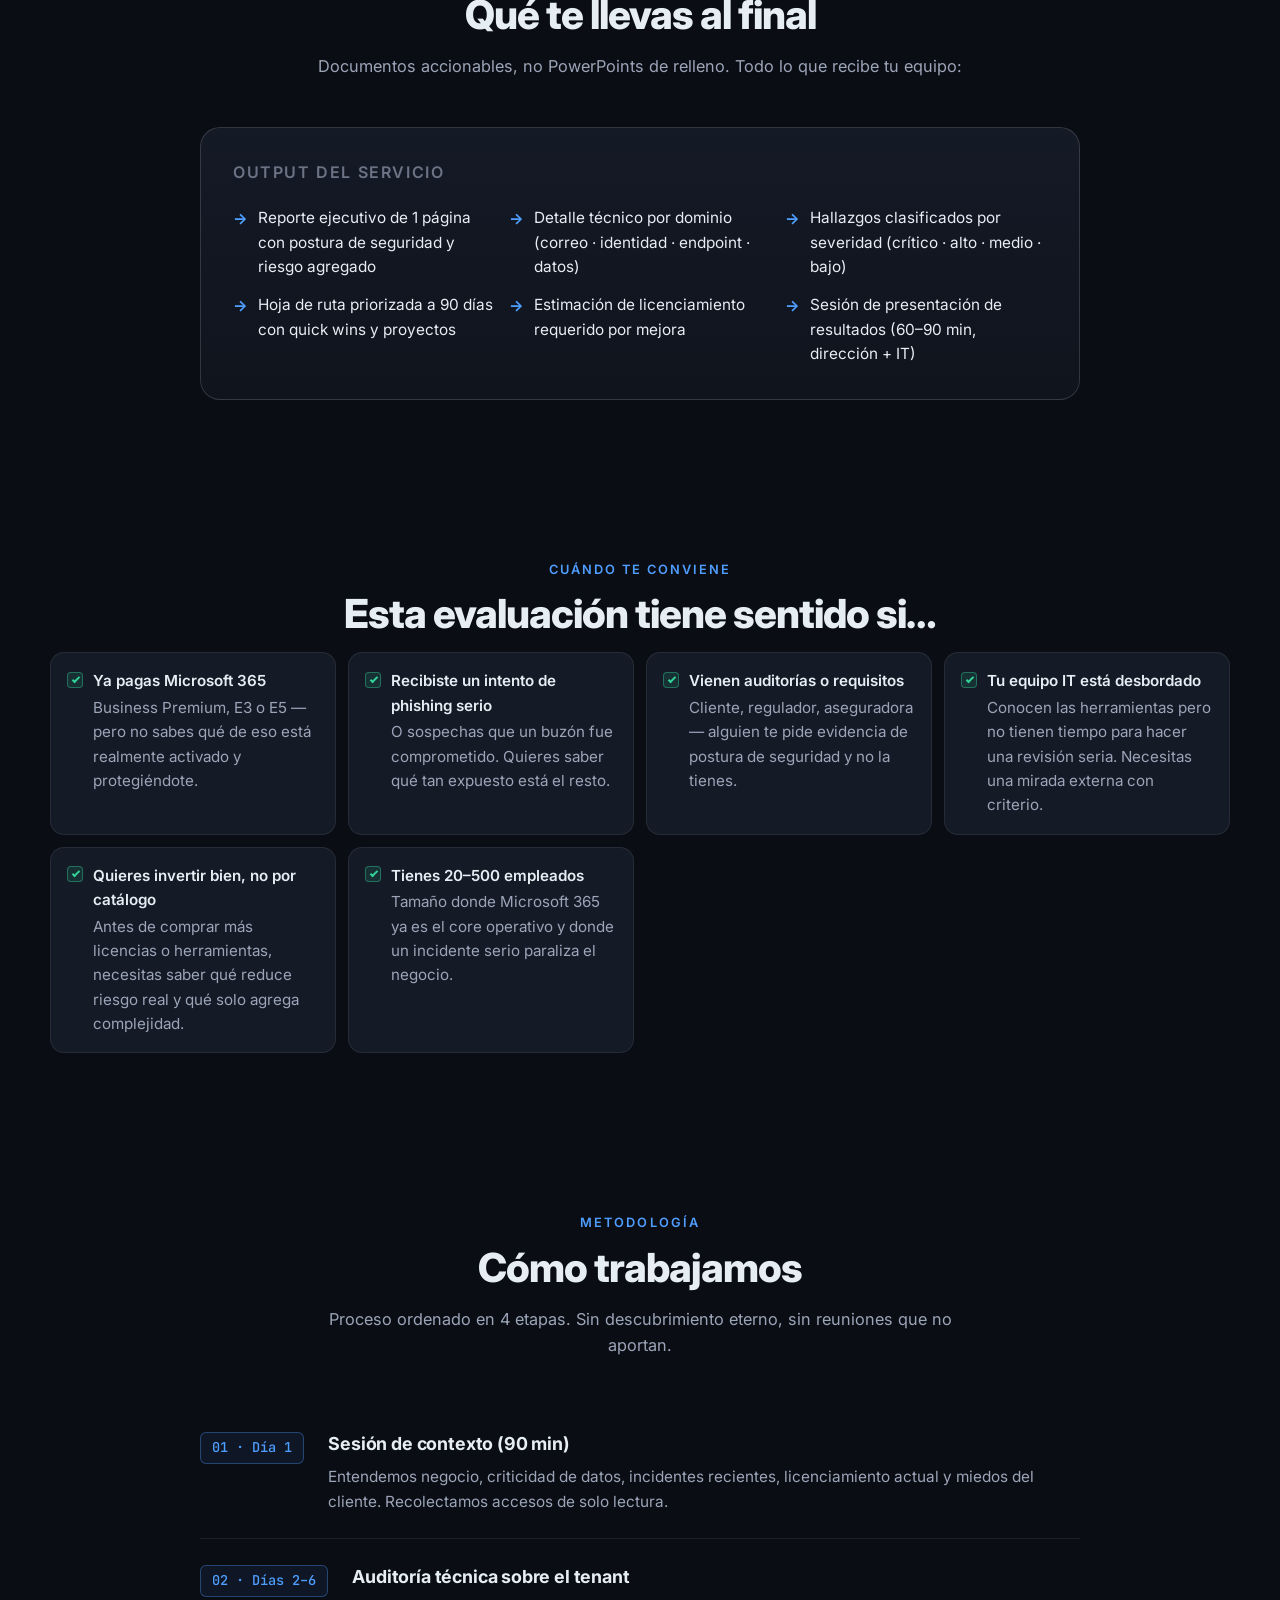
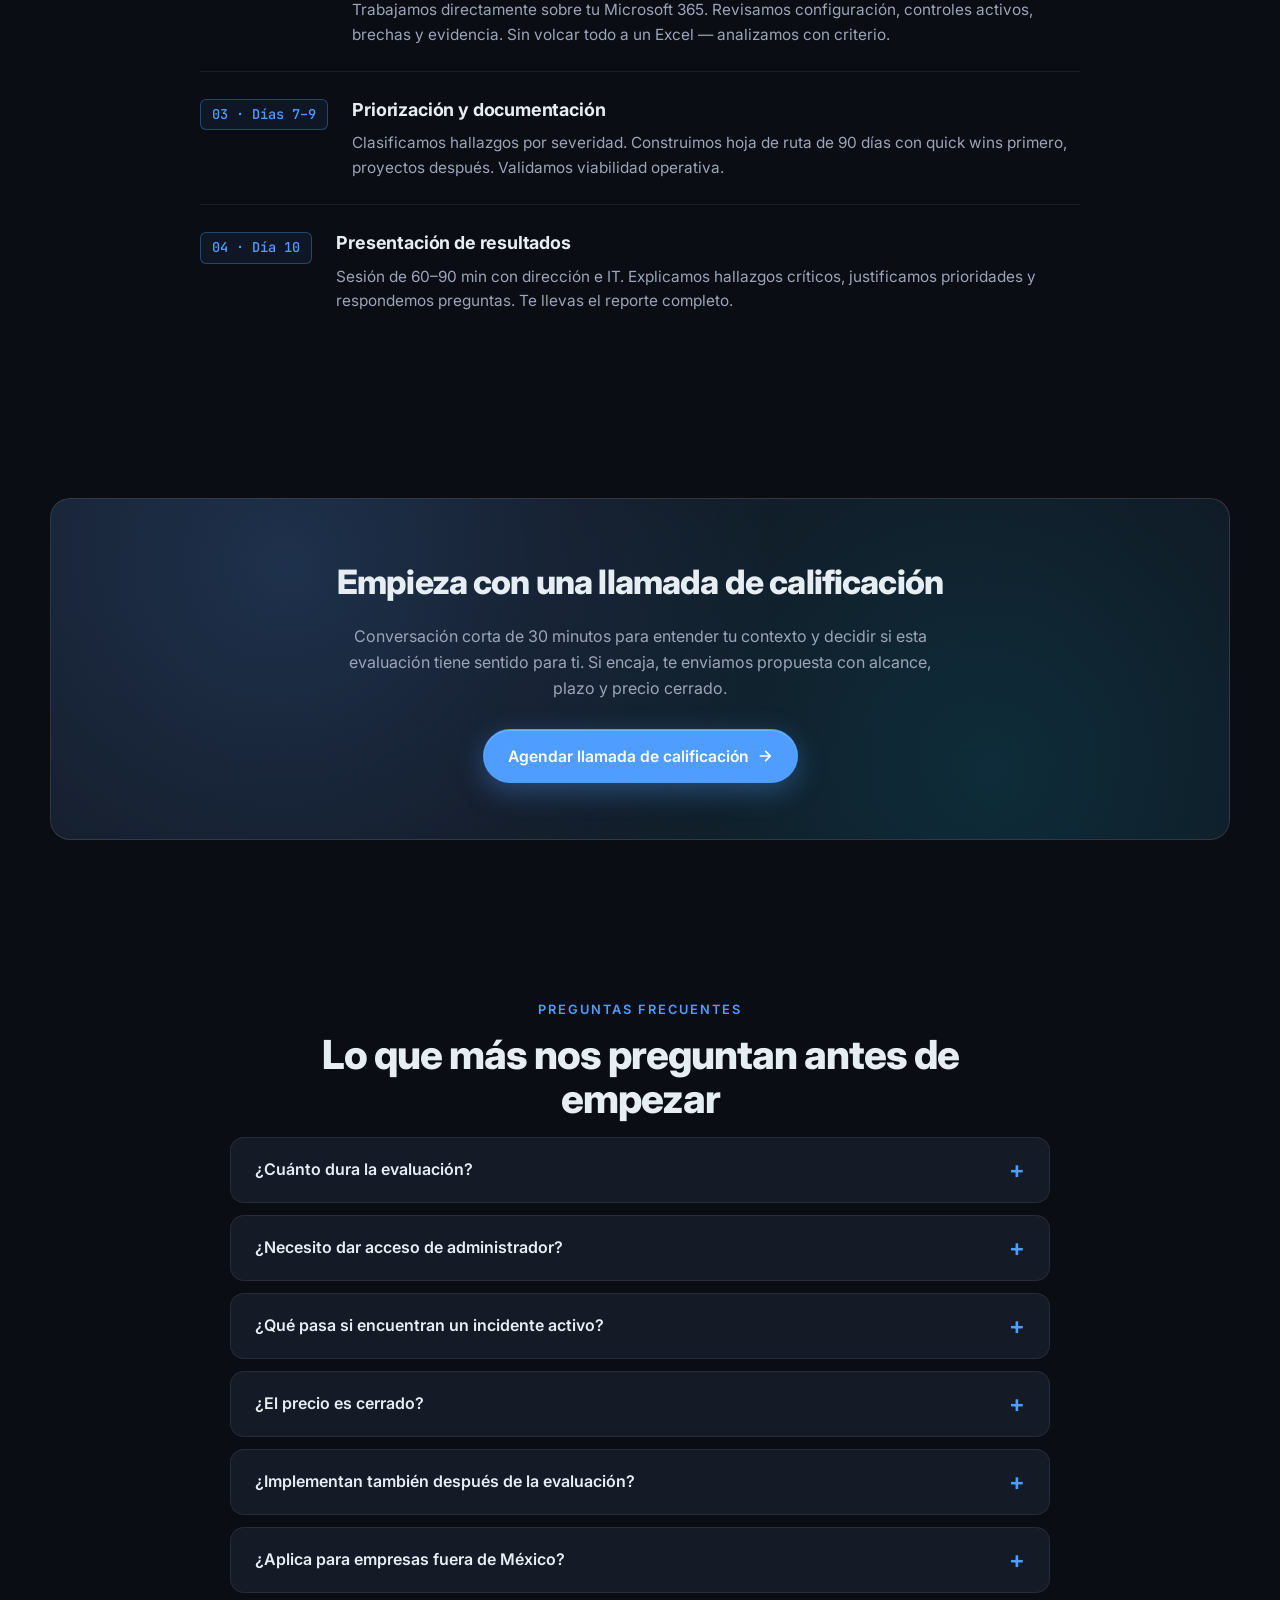
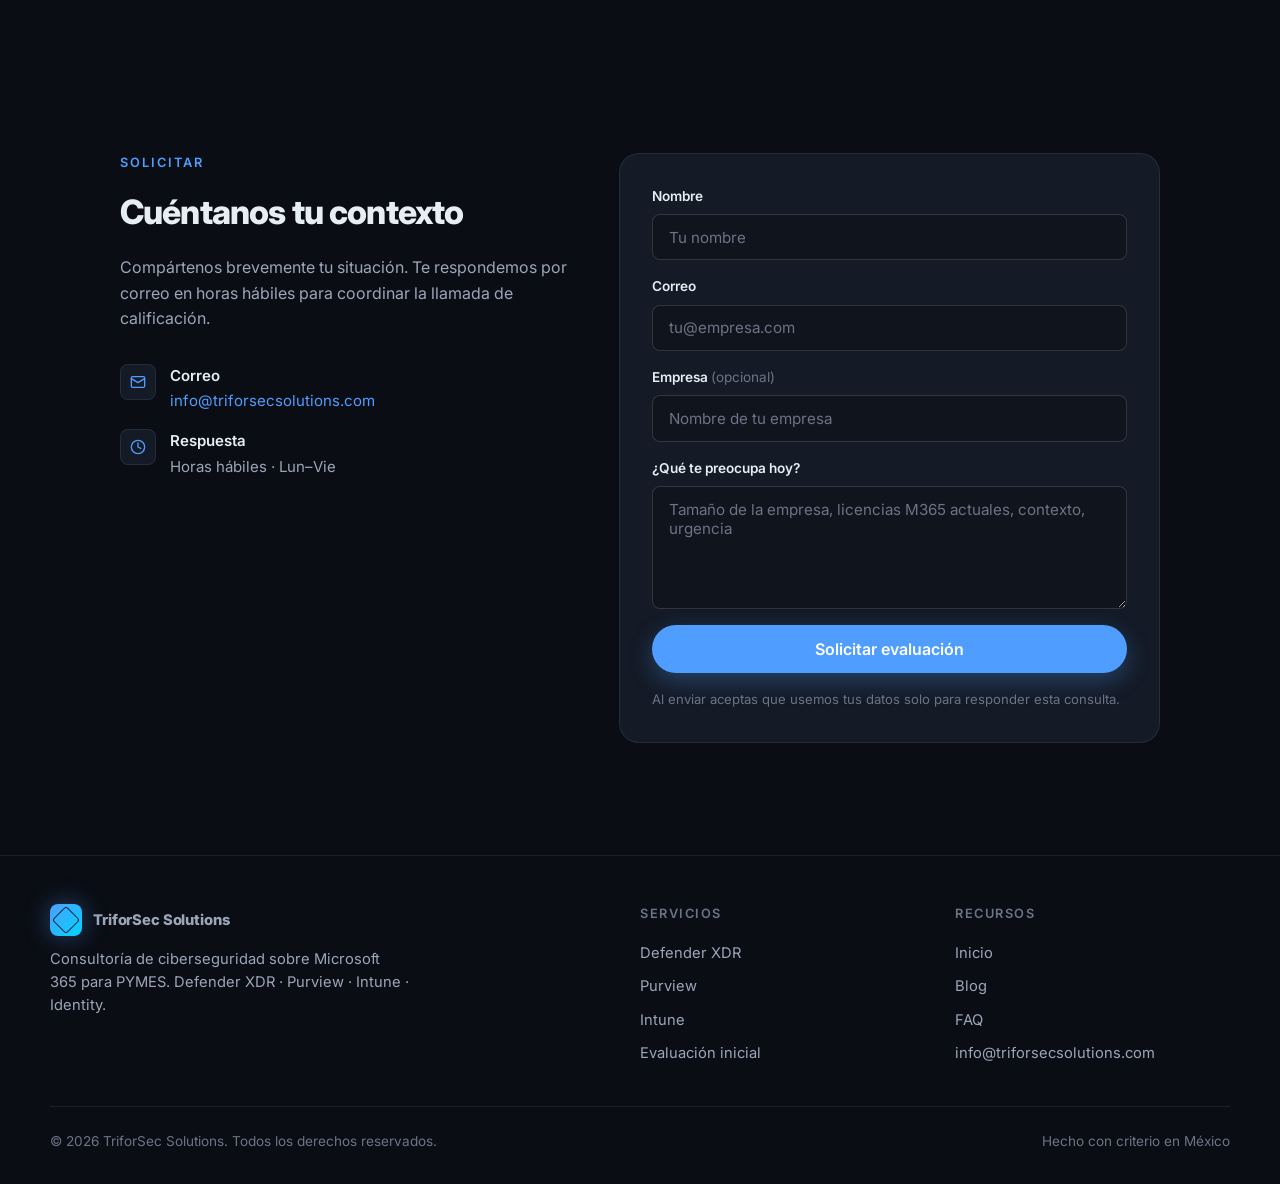
<file: evaluacion-inicial-microsoft-365.html>
<!DOCTYPE html>
<html lang="es">
<head>
  <meta charset="UTF-8" />
  <meta name="viewport" content="width=device-width, initial-scale=1.0" />
  <title>Evaluación inicial de seguridad Microsoft 365 | TriforSec Solutions</title>
  <meta name="description" content="Auditamos tu tenant Microsoft 365 — correo, identidades, endpoints y datos — y te entregamos hallazgos priorizados con hoja de ruta accionable. Servicio cerrado, sin descubrimiento eterno." />
  <meta name="author" content="TriforSec Solutions" />
  <meta name="robots" content="index, follow" />
  <meta name="theme-color" content="#0a0d14" />
  <link rel="canonical" href="https://triforsecsolutions.com/evaluacion-inicial-microsoft-365.html" />
  <meta property="og:title" content="Evaluación inicial de seguridad Microsoft 365 | TriforSec Solutions" />
  <meta property="og:description" content="Foto honesta de tu exposición real en correo, identidades, endpoints y datos. Hallazgos priorizados + hoja de ruta accionable." />
  <meta property="og:image" content="https://triforsecsolutions.com/website_assets/hero.jpg" />
  <meta property="og:url" content="https://triforsecsolutions.com/evaluacion-inicial-microsoft-365.html" />
  <meta property="og:type" content="website" />
  <meta property="og:locale" content="es_MX" />
  <meta name="twitter:card" content="summary_large_image" />
  <meta name="twitter:title" content="Evaluación inicial Microsoft 365 | TriforSec Solutions" />
  <meta name="twitter:description" content="Auditamos tu tenant Microsoft 365 y entregamos hallazgos priorizados con hoja de ruta accionable." />
  <meta name="twitter:image" content="https://triforsecsolutions.com/website_assets/hero.jpg" />
  <link rel="icon" href="/favicon.ico" />
  <link rel="stylesheet" href="/service-pages.css?v=2" />
  <link rel="preconnect" href="https://fonts.googleapis.com" />
  <link rel="preconnect" href="https://fonts.gstatic.com" crossorigin />
  <link href="https://fonts.googleapis.com/css2?family=Inter:wght@400;500;600;700;800&family=JetBrains+Mono:wght@400;500&display=swap" rel="stylesheet" />
  <script type="application/ld+json">
  {
    "@context": "https://schema.org",
    "@type": "Service",
    "name": "Evaluación inicial de seguridad en Microsoft 365",
    "provider": {
      "@type": "Organization",
      "name": "TriforSec Solutions",
      "url": "https://triforsecsolutions.com/",
      "email": "info@triforsecsolutions.com"
    },
    "serviceType": "Microsoft 365 Security Assessment",
    "areaServed": ["MX", "LATAM"],
    "url": "https://triforsecsolutions.com/evaluacion-inicial-microsoft-365.html",
    "description": "Auditoría de seguridad sobre Microsoft 365 con hallazgos priorizados, hoja de ruta y alcance cerrado para PYMES."
  }
  </script>
  <script type="application/ld+json">
  {
    "@context": "https://schema.org",
    "@type": "FAQPage",
    "mainEntity": [
      {"@type":"Question","name":"¿Cuánto dura la evaluación?","acceptedAnswer":{"@type":"Answer","text":"Entre 5 y 10 días hábiles según el tamaño del tenant y la disponibilidad de tu equipo para la sesión de contexto."}},
      {"@type":"Question","name":"¿Necesito dar acceso de administrador a su consultor?","acceptedAnswer":{"@type":"Answer","text":"Trabajamos con rol Global Reader o roles delegados de solo lectura. Si necesitamos algo más, lo justificamos antes y queda documentado."}},
      {"@type":"Question","name":"¿Qué me llevo al final?","acceptedAnswer":{"@type":"Answer","text":"Un reporte ejecutivo con hallazgos priorizados, un detalle técnico por dominio (correo, identidad, endpoint, datos), una hoja de ruta de 90 días y una sesión de presentación de resultados."}},
      {"@type":"Question","name":"¿El precio es cerrado?","acceptedAnswer":{"@type":"Answer","text":"Sí. Después de una llamada corta de calificación te enviamos propuesta con alcance, plazo y precio cerrado. Sin sorpresas ni cambios de scope a medio camino."}}
    ]
  }
  </script>
</head>
<body class="service-page">
  <header class="service-topbar" id="topbar">
    <div class="service-topbar-inner">
      <a href="/" class="service-brand">
        <span class="brand-mark" aria-hidden="true"></span>
        <span>TriforSec Solutions</span>
      </a>
      <nav class="service-nav" aria-label="Principal">
        <a href="/">Inicio</a>
        <a href="/blog/">Blog</a>
        <a href="#contacto" class="service-nav-cta">Hablemos</a>
      </nav>
    </div>
  </header>

  <main id="main">

    <section class="service-hero service-section">
      <div class="service-hero-inner">
        <span class="service-pill">
          <span class="service-pill-dot" aria-hidden="true"></span>
          Servicio de entrada · Alcance y precio cerrado
        </span>
        <h1>
          Foto honesta de tu exposición real en
          <span class="accent">Microsoft&nbsp;365</span>
        </h1>
        <p>Auditamos correo, identidades, endpoints y datos sobre tu tenant. Te entregamos hallazgos priorizados, hoja de ruta accionable y precio cerrado — sin descubrimiento eterno ni propuesta de 80 láminas.</p>
        <div class="service-hero-actions">
          <a href="#contacto" class="service-btn service-btn-primary">
            Solicitar evaluación
            <svg class="btn-arrow" viewBox="0 0 24 24" fill="none" stroke="currentColor" stroke-width="2.5" stroke-linecap="round" stroke-linejoin="round"><path d="M5 12h14M13 5l7 7-7 7"/></svg>
          </a>
          <a href="#alcance" class="service-btn service-btn-secondary">Ver qué incluye</a>
        </div>
        <ul class="service-hero-points">
          <li>Entrega en 5–10 días hábiles, sin reuniones que no aportan</li>
          <li>Acceso de solo lectura — Global Reader, no admin</li>
          <li>Reporte ejecutivo + técnico + roadmap de 90 días</li>
          <li>Precio cerrado, sin scope creep ni horas indefinidas</li>
        </ul>
      </div>
    </section>

    <section class="service-section" id="alcance">
      <div class="service-section-eyebrow">Alcance</div>
      <h2 class="service-title">Qué revisamos exactamente</h2>
      <p class="service-intro">Cuatro vectores donde la mayoría de las PYMES tienen brechas — y donde el atacante invierte la mayor parte de su tiempo.</p>

      <div class="service-grid">
        <article class="service-card reveal">
          <div class="service-card-num">// 01 · Correo</div>
          <div class="service-card-icon">
            <svg viewBox="0 0 24 24" fill="none" stroke="currentColor" stroke-width="1.8" stroke-linecap="round" stroke-linejoin="round"><rect x="2" y="4" width="20" height="16" rx="2"/><path d="M22 7l-10 6L2 7"/></svg>
          </div>
          <h3>Exchange Online & MDO</h3>
          <p>Anti-phishing, anti-spoofing, SPF/DKIM/DMARC, Safe Links, Safe Attachments, reglas de transporte sospechosas y exfiltración por reenvíos automáticos.</p>
        </article>

        <article class="service-card reveal">
          <div class="service-card-num">// 02 · Identidad</div>
          <div class="service-card-icon">
            <svg viewBox="0 0 24 24" fill="none" stroke="currentColor" stroke-width="1.8" stroke-linecap="round" stroke-linejoin="round"><circle cx="12" cy="8" r="4"/><path d="M4 21c0-4.4 3.6-8 8-8s8 3.6 8 8"/></svg>
          </div>
          <h3>Entra ID & acceso</h3>
          <p>MFA real (no opcional), Conditional Access, cuentas privilegiadas, dispositivos heredados, métodos de auth débiles, riesgos por sign-in y consentimientos OAuth abusivos.</p>
        </article>

        <article class="service-card reveal">
          <div class="service-card-num">// 03 · Endpoint</div>
          <div class="service-card-icon">
            <svg viewBox="0 0 24 24" fill="none" stroke="currentColor" stroke-width="1.8" stroke-linecap="round" stroke-linejoin="round"><rect x="3" y="4" width="18" height="14" rx="2"/><path d="M2 20h20M9 18v2h6v-2"/></svg>
          </div>
          <h3>Intune & Defender for Endpoint</h3>
          <p>Inscripción de equipos, políticas de cumplimiento, BitLocker, ASR rules, EDR activo, dispositivos no gestionados conectándose a recursos corporativos.</p>
        </article>

        <article class="service-card reveal">
          <div class="service-card-num">// 04 · Datos</div>
          <div class="service-card-icon">
            <svg viewBox="0 0 24 24" fill="none" stroke="currentColor" stroke-width="1.8" stroke-linecap="round" stroke-linejoin="round"><path d="M12 2v20M2 12h20M4.93 4.93l14.14 14.14M19.07 4.93L4.93 19.07"/></svg>
          </div>
          <h3>Purview & SharePoint</h3>
          <p>Sensitivity labels existentes (o ausencia), DLP, links externos, sitios sobreexpuestos, datos sensibles fuera de control y configuración de OneDrive corporativo.</p>
        </article>
      </div>
    </section>

    <section class="service-section">
      <div class="service-section-eyebrow">Entregables</div>
      <h2 class="service-title">Qué te llevas al final</h2>
      <p class="service-intro">Documentos accionables, no PowerPoints de relleno. Todo lo que recibe tu equipo:</p>

      <div class="service-deliverables">
        <h3>Output del servicio</h3>
        <ul>
          <li>Reporte ejecutivo de 1 página con postura de seguridad y riesgo agregado</li>
          <li>Detalle técnico por dominio (correo · identidad · endpoint · datos)</li>
          <li>Hallazgos clasificados por severidad (crítico · alto · medio · bajo)</li>
          <li>Hoja de ruta priorizada a 90 días con quick wins y proyectos</li>
          <li>Estimación de licenciamiento requerido por mejora</li>
          <li>Sesión de presentación de resultados (60–90 min, dirección + IT)</li>
        </ul>
      </div>
    </section>

    <section class="service-section">
      <div class="service-section-eyebrow">Cuándo te conviene</div>
      <h2 class="service-title">Esta evaluación tiene sentido si…</h2>

      <div class="service-checklist">
        <div class="service-checklist-item"><strong>Ya pagas Microsoft 365</strong>Business Premium, E3 o E5 — pero no sabes qué de eso está realmente activado y protegiéndote.</div>
        <div class="service-checklist-item"><strong>Recibiste un intento de phishing serio</strong>O sospechas que un buzón fue comprometido. Quieres saber qué tan expuesto está el resto.</div>
        <div class="service-checklist-item"><strong>Vienen auditorías o requisitos</strong>Cliente, regulador, aseguradora — alguien te pide evidencia de postura de seguridad y no la tienes.</div>
        <div class="service-checklist-item"><strong>Tu equipo IT está desbordado</strong>Conocen las herramientas pero no tienen tiempo para hacer una revisión seria. Necesitas una mirada externa con criterio.</div>
        <div class="service-checklist-item"><strong>Quieres invertir bien, no por catálogo</strong>Antes de comprar más licencias o herramientas, necesitas saber qué reduce riesgo real y qué solo agrega complejidad.</div>
        <div class="service-checklist-item"><strong>Tienes 20–500 empleados</strong>Tamaño donde Microsoft 365 ya es el core operativo y donde un incidente serio paraliza el negocio.</div>
      </div>
    </section>

    <section class="service-section">
      <div class="service-section-eyebrow">Metodología</div>
      <h2 class="service-title">Cómo trabajamos</h2>
      <p class="service-intro">Proceso ordenado en 4 etapas. Sin descubrimiento eterno, sin reuniones que no aportan.</p>

      <div class="service-steps">
        <div class="service-step reveal">
          <span class="service-step-num">01 · Día 1</span>
          <div>
            <h3>Sesión de contexto (90 min)</h3>
            <p>Entendemos negocio, criticidad de datos, incidentes recientes, licenciamiento actual y miedos del cliente. Recolectamos accesos de solo lectura.</p>
          </div>
        </div>
        <div class="service-step reveal">
          <span class="service-step-num">02 · Días 2–6</span>
          <div>
            <h3>Auditoría técnica sobre el tenant</h3>
            <p>Trabajamos directamente sobre tu Microsoft 365. Revisamos configuración, controles activos, brechas y evidencia. Sin volcar todo a un Excel — analizamos con criterio.</p>
          </div>
        </div>
        <div class="service-step reveal">
          <span class="service-step-num">03 · Días 7–9</span>
          <div>
            <h3>Priorización y documentación</h3>
            <p>Clasificamos hallazgos por severidad. Construimos hoja de ruta de 90 días con quick wins primero, proyectos después. Validamos viabilidad operativa.</p>
          </div>
        </div>
        <div class="service-step reveal">
          <span class="service-step-num">04 · Día 10</span>
          <div>
            <h3>Presentación de resultados</h3>
            <p>Sesión de 60–90 min con dirección e IT. Explicamos hallazgos críticos, justificamos prioridades y respondemos preguntas. Te llevas el reporte completo.</p>
          </div>
        </div>
      </div>
    </section>

    <section class="service-cta-band">
      <div class="service-cta-banner">
        <h2>Empieza con una llamada de calificación</h2>
        <p>Conversación corta de 30 minutos para entender tu contexto y decidir si esta evaluación tiene sentido para ti. Si encaja, te enviamos propuesta con alcance, plazo y precio cerrado.</p>
        <a href="#contacto" class="service-btn service-btn-primary">
          Agendar llamada de calificación
          <svg class="btn-arrow" viewBox="0 0 24 24" fill="none" stroke="currentColor" stroke-width="2.5" stroke-linecap="round" stroke-linejoin="round"><path d="M5 12h14M13 5l7 7-7 7"/></svg>
        </a>
      </div>
    </section>

    <section class="service-section" id="faq">
      <div class="service-section-eyebrow">Preguntas frecuentes</div>
      <h2 class="service-title">Lo que más nos preguntan antes de empezar</h2>

      <div class="service-faq">
        <details class="service-faq-item">
          <summary>¿Cuánto dura la evaluación?</summary>
          <p>Entre 5 y 10 días hábiles según el tamaño del tenant y la disponibilidad de tu equipo para la sesión de contexto inicial. Lo definimos en la llamada de calificación.</p>
        </details>
        <details class="service-faq-item">
          <summary>¿Necesito dar acceso de administrador?</summary>
          <p>No. Trabajamos con rol Global Reader o roles delegados de solo lectura. Si necesitamos algo más para un caso específico, lo justificamos antes y queda documentado en el alcance.</p>
        </details>
        <details class="service-faq-item">
          <summary>¿Qué pasa si encuentran un incidente activo?</summary>
          <p>Te avisamos de inmediato y pausamos la evaluación. Definimos contigo respuesta inmediata vs. continuar el assessment. La evaluación no es respuesta a incidentes — si ya tienes uno activo, hablemos antes.</p>
        </details>
        <details class="service-faq-item">
          <summary>¿El precio es cerrado?</summary>
          <p>Sí. Tras la llamada de calificación te enviamos propuesta con alcance, plazo y precio cerrado. Sin sorpresas ni horas indefinidas ni cambios de scope a medio camino.</p>
        </details>
        <details class="service-faq-item">
          <summary>¿Implementan también después de la evaluación?</summary>
          <p>Sí, pero no es obligatorio. La hoja de ruta es tuya y puedes ejecutarla con tu equipo interno, con otro proveedor o con nosotros. Sin upsell forzado.</p>
        </details>
        <details class="service-faq-item">
          <summary>¿Aplica para empresas fuera de México?</summary>
          <p>Sí. Operamos para PYMES en México y LATAM. El trabajo es remoto sobre el tenant, así que la geografía no es un bloqueo. Sesiones en español.</p>
        </details>
      </div>
    </section>

    <section class="service-section" id="contacto">
      <div class="service-contact-grid">
        <div class="service-contact-left">
          <div class="service-section-eyebrow" style="text-align:left">Solicitar</div>
          <h2>Cuéntanos tu contexto</h2>
          <p>Compártenos brevemente tu situación. Te respondemos por correo en horas hábiles para coordinar la llamada de calificación.</p>
          <div class="service-contact-meta">
            <div class="service-contact-meta-item">
              <span class="service-contact-meta-icon" aria-hidden="true">
                <svg viewBox="0 0 24 24" fill="none" stroke="currentColor" stroke-width="2" stroke-linecap="round" stroke-linejoin="round"><rect x="2" y="4" width="20" height="16" rx="2"/><path d="M22 7l-10 6L2 7"/></svg>
              </span>
              <span><strong>Correo</strong><a href="mailto:info@triforsecsolutions.com">info@triforsecsolutions.com</a></span>
            </div>
            <div class="service-contact-meta-item">
              <span class="service-contact-meta-icon" aria-hidden="true">
                <svg viewBox="0 0 24 24" fill="none" stroke="currentColor" stroke-width="2" stroke-linecap="round" stroke-linejoin="round"><circle cx="12" cy="12" r="10"/><path d="M12 6v6l4 2"/></svg>
              </span>
              <span><strong>Respuesta</strong>Horas hábiles · Lun–Vie</span>
            </div>
          </div>
        </div>

        <form class="service-form" action="https://formspree.io/f/mrbkagdn" method="POST">
          <div><label for="nombre">Nombre</label><input id="nombre" type="text" name="nombre" placeholder="Tu nombre" autocomplete="name" required /></div>
          <div><label for="email">Correo</label><input id="email" type="email" name="email" placeholder="tu@empresa.com" autocomplete="email" required /></div>
          <div><label for="empresa">Empresa <span style="color:var(--text-mute);font-weight:400;">(opcional)</span></label><input id="empresa" type="text" name="empresa" placeholder="Nombre de tu empresa" autocomplete="organization" /></div>
          <div><label for="mensaje">¿Qué te preocupa hoy?</label><textarea id="mensaje" name="mensaje" rows="5" placeholder="Tamaño de la empresa, licencias M365 actuales, contexto, urgencia"></textarea></div>
          <input type="hidden" name="_subject" value="Solicitud · Evaluación inicial M365" />
          <button type="submit">Solicitar evaluación</button>
          <p class="service-form-note">Al enviar aceptas que usemos tus datos solo para responder esta consulta.</p>
        </form>
      </div>
    </section>

  </main>

  <footer class="service-footer">
    <div class="service-footer-inner">
      <div class="service-footer-col service-footer-brand">
        <a href="/" class="service-brand">
          <span class="brand-mark" aria-hidden="true"></span>
          <span>TriforSec Solutions</span>
        </a>
        <p>Consultoría de ciberseguridad sobre Microsoft 365 para PYMES. Defender XDR · Purview · Intune · Identity.</p>
      </div>
      <div class="service-footer-col">
        <h4>Servicios</h4>
        <ul>
          <li><a href="/defender-xdr-pymes.html">Defender XDR</a></li>
          <li><a href="/purview-pymes.html">Purview</a></li>
          <li><a href="/intune-pymes.html">Intune</a></li>
          <li><a href="/evaluacion-inicial-microsoft-365.html">Evaluación inicial</a></li>
        </ul>
      </div>
      <div class="service-footer-col">
        <h4>Recursos</h4>
        <ul>
          <li><a href="/">Inicio</a></li>
          <li><a href="/blog/">Blog</a></li>
          <li><a href="#faq">FAQ</a></li>
          <li><a href="mailto:info@triforsecsolutions.com">info@triforsecsolutions.com</a></li>
        </ul>
      </div>
    </div>
    <div class="service-footer-bottom">
      <span>© 2026 TriforSec Solutions. Todos los derechos reservados.</span>
      <span>Hecho con criterio en México</span>
    </div>
  </footer>

  <script>
    (function(){
      var bar=document.getElementById('topbar');
      window.addEventListener('scroll',function(){bar.classList.toggle('scrolled',window.scrollY>24);},{passive:true});
      if('IntersectionObserver' in window){
        var o=new IntersectionObserver(function(es){es.forEach(function(e){if(e.isIntersecting){e.target.classList.add('visible');o.unobserve(e.target);}});},{threshold:0.12,rootMargin:'0px 0px -40px 0px'});
        document.querySelectorAll('.reveal').forEach(function(el){o.observe(el);});
      } else { document.querySelectorAll('.reveal').forEach(function(el){el.classList.add('visible');}); }
    })();
  </script>
</body>
</html>
</file>
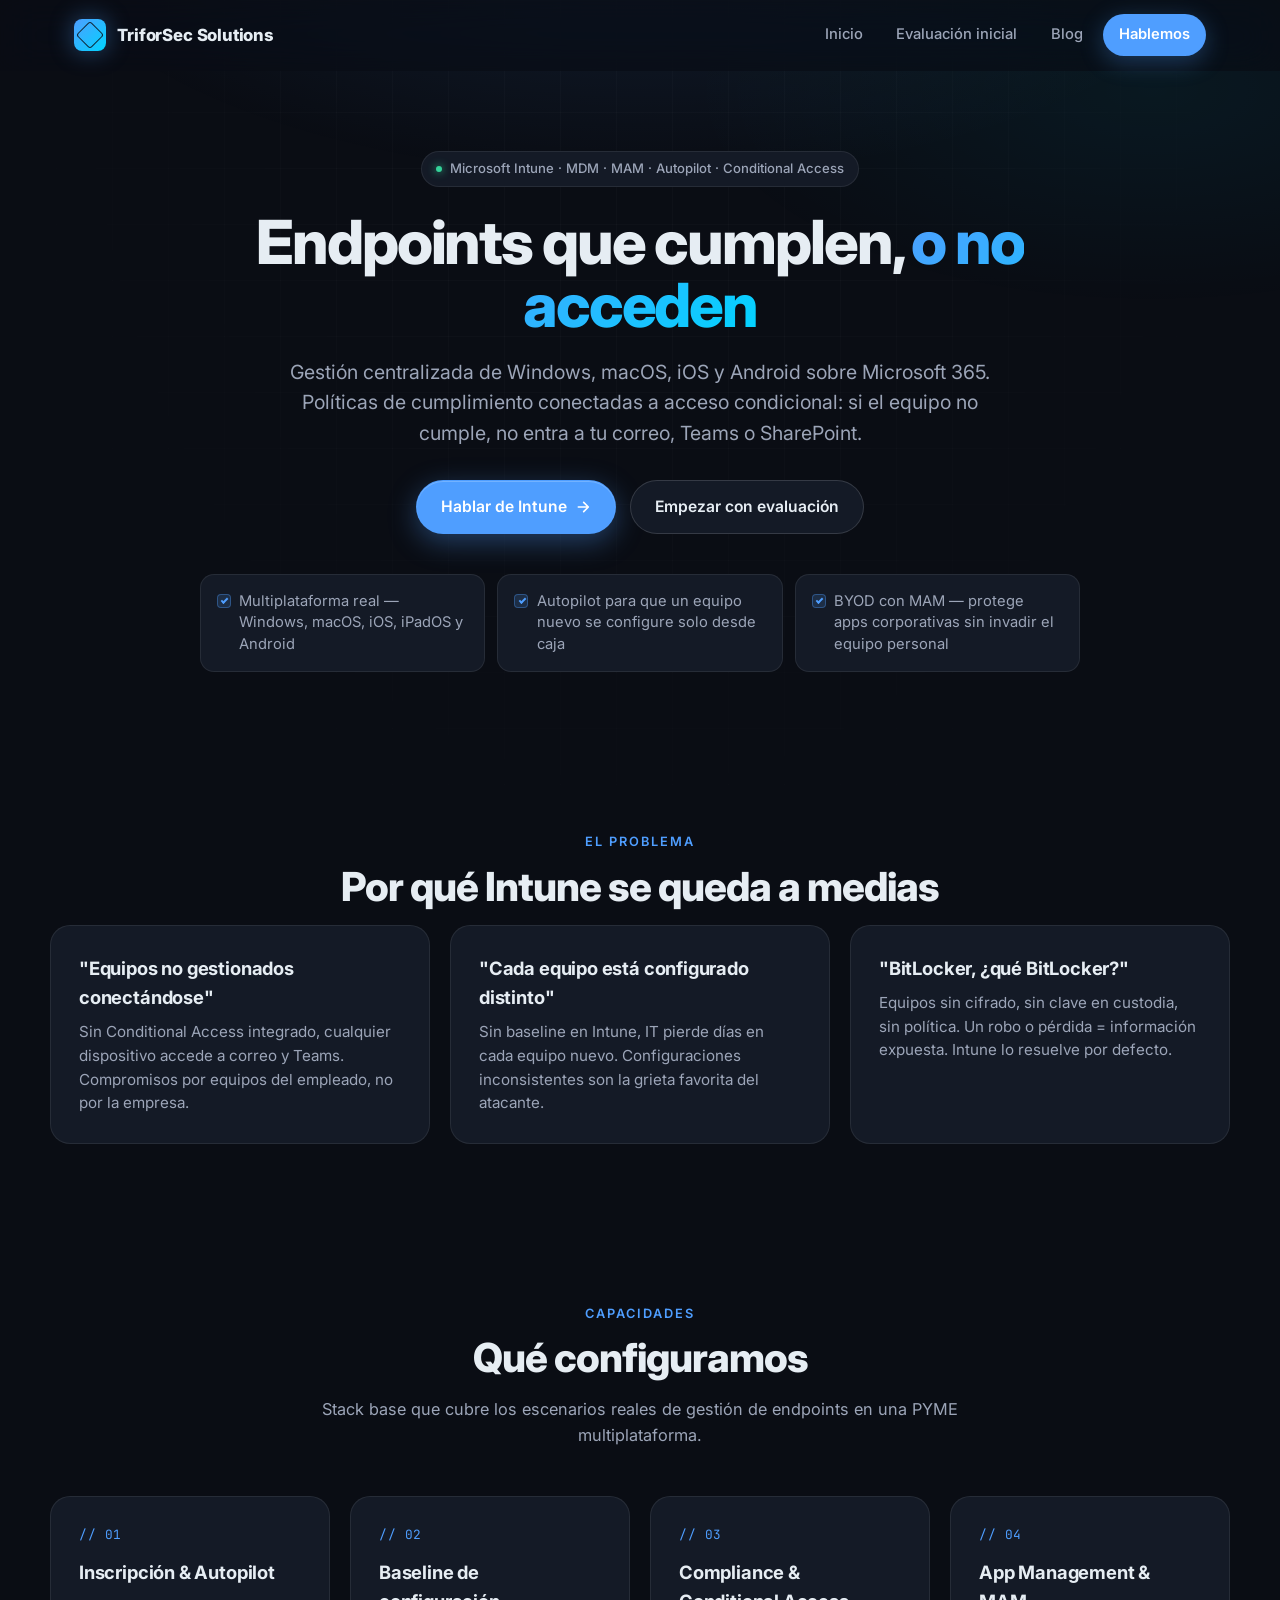
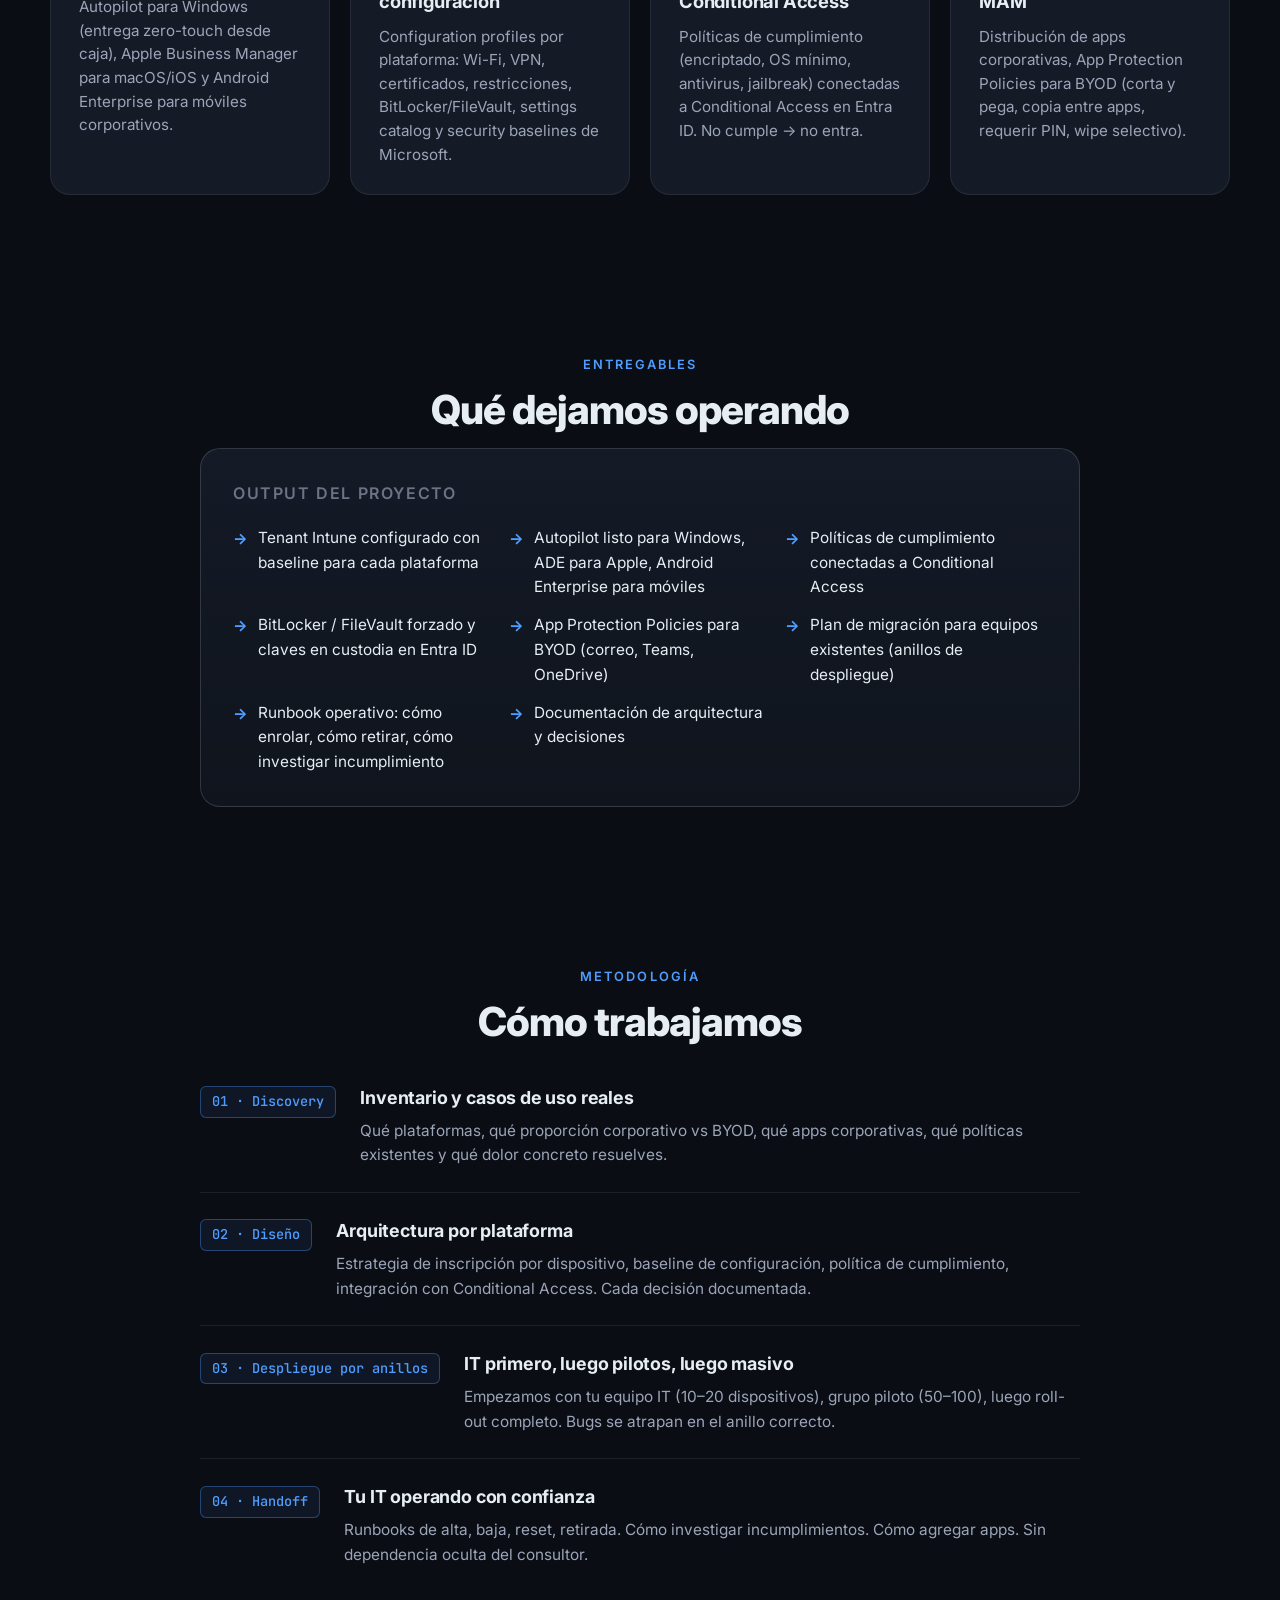
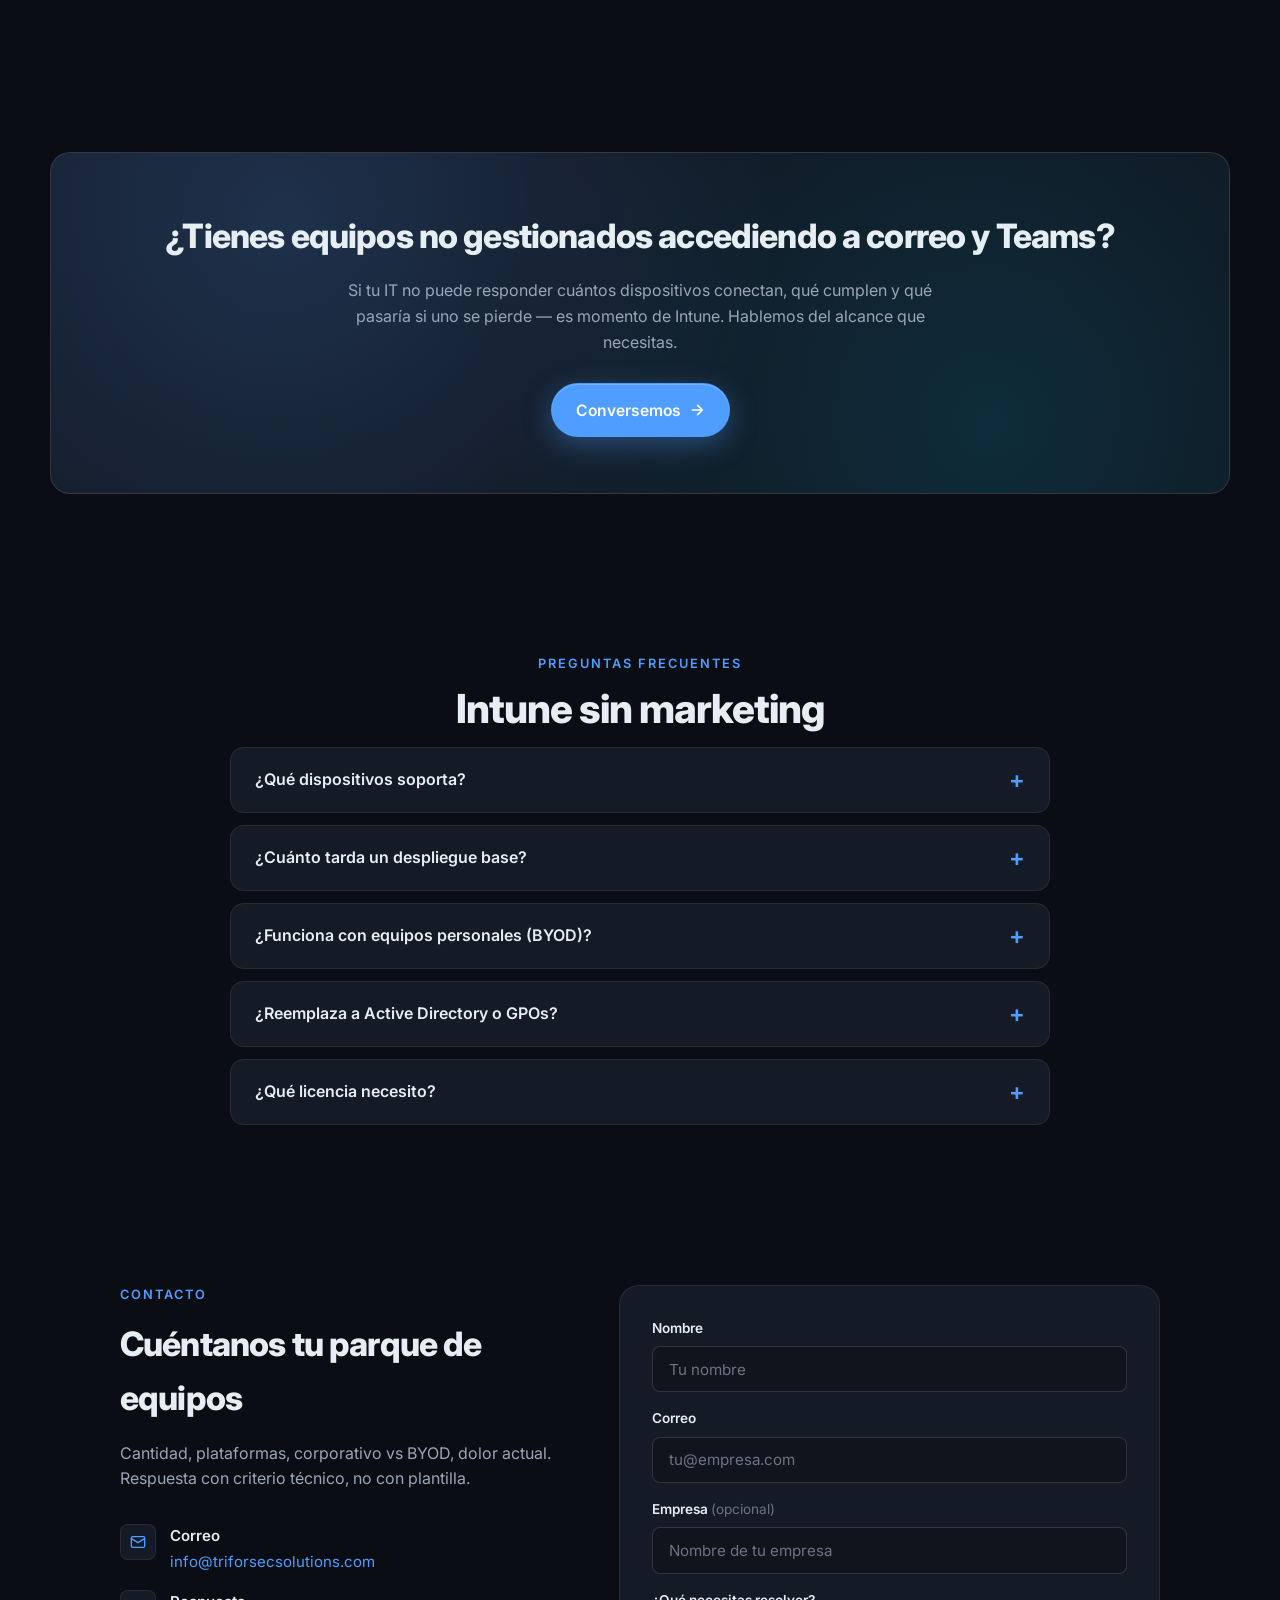
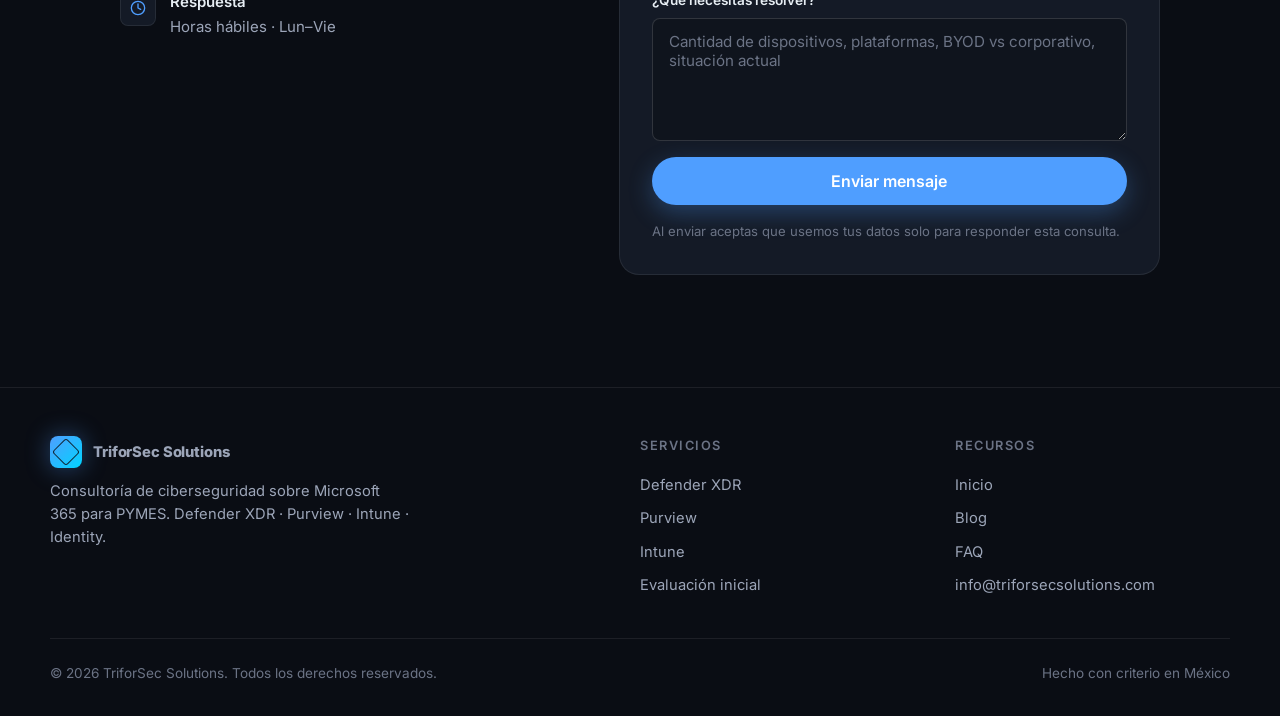
<file: intune-pymes.html>
<!DOCTYPE html>
<html lang="es">
<head>
  <meta charset="UTF-8" />
  <meta name="viewport" content="width=device-width, initial-scale=1.0" />
  <title>Microsoft Intune para PYMES | TriforSec Solutions</title>
  <meta name="description" content="Gestión centralizada de dispositivos con Microsoft Intune. Políticas de cumplimiento, configuración por anillos y endpoints que cumplen — o no acceden. Windows, macOS, iOS y Android." />
  <meta name="author" content="TriforSec Solutions" />
  <meta name="robots" content="index, follow" />
  <meta name="theme-color" content="#0a0d14" />
  <link rel="canonical" href="https://triforsecsolutions.com/intune-pymes.html" />
  <meta property="og:title" content="Microsoft Intune para PYMES | TriforSec Solutions" />
  <meta property="og:description" content="MDM y MAM con criterio. Endpoints que cumplen, o no acceden. Acceso condicional integrado con Entra ID." />
  <meta property="og:image" content="https://triforsecsolutions.com/website_assets/hero.jpg" />
  <meta property="og:url" content="https://triforsecsolutions.com/intune-pymes.html" />
  <meta property="og:type" content="website" />
  <meta property="og:locale" content="es_MX" />
  <meta name="twitter:card" content="summary_large_image" />
  <meta name="twitter:title" content="Microsoft Intune para PYMES | TriforSec Solutions" />
  <meta name="twitter:description" content="Gestión centralizada de dispositivos sobre Microsoft 365." />
  <meta name="twitter:image" content="https://triforsecsolutions.com/website_assets/hero.jpg" />
  <link rel="icon" href="/favicon.ico" />
  <link rel="stylesheet" href="/service-pages.css?v=2" />
  <link rel="preconnect" href="https://fonts.googleapis.com" />
  <link rel="preconnect" href="https://fonts.gstatic.com" crossorigin />
  <link href="https://fonts.googleapis.com/css2?family=Inter:wght@400;500;600;700;800&family=JetBrains+Mono:wght@400;500&display=swap" rel="stylesheet" />
  <script type="application/ld+json">
  {
    "@context": "https://schema.org",
    "@type": "Service",
    "name": "Implementación de Microsoft Intune",
    "provider": {"@type":"Organization","name":"TriforSec Solutions","url":"https://triforsecsolutions.com/"},
    "serviceType": "Endpoint Management (MDM/MAM)",
    "areaServed": ["MX","LATAM"],
    "url": "https://triforsecsolutions.com/intune-pymes.html",
    "description": "Gestión de dispositivos, políticas de cumplimiento y acceso condicional con Microsoft Intune para PYMES."
  }
  </script>
  <script type="application/ld+json">
  {
    "@context": "https://schema.org",
    "@type": "FAQPage",
    "mainEntity": [
      {"@type":"Question","name":"¿Qué dispositivos soporta Intune?","acceptedAnswer":{"@type":"Answer","text":"Windows 10/11, macOS, iOS, iPadOS y Android (Enterprise, Personal y Dedicado). Soporta tanto equipos corporativos (Autopilot, ADE) como BYOD con MAM sin inscripción."}},
      {"@type":"Question","name":"¿Cuánto tarda un despliegue base?","acceptedAnswer":{"@type":"Answer","text":"Un despliegue base con baseline de configuración, BitLocker, políticas de cumplimiento e integración con Conditional Access toma 4–6 semanas. Autopilot y migración de equipos existentes añaden 2–4 semanas según volumen."}},
      {"@type":"Question","name":"¿Funciona con equipos personales (BYOD)?","acceptedAnswer":{"@type":"Answer","text":"Sí. App Protection Policies (MAM) protegen datos corporativos en apps específicas sin enrolar el dispositivo personal. Ideal para móviles del empleado que acceden a correo o Teams."}}
    ]
  }
  </script>
</head>
<body class="service-page">
  <header class="service-topbar" id="topbar">
    <div class="service-topbar-inner">
      <a href="/" class="service-brand">
        <span class="brand-mark" aria-hidden="true"></span>
        <span>TriforSec Solutions</span>
      </a>
      <nav class="service-nav" aria-label="Principal">
        <a href="/">Inicio</a>
        <a href="/evaluacion-inicial-microsoft-365.html">Evaluación inicial</a>
        <a href="/blog/">Blog</a>
        <a href="#contacto" class="service-nav-cta">Hablemos</a>
      </nav>
    </div>
  </header>

  <main id="main">

    <section class="service-hero service-section">
      <div class="service-hero-inner">
        <span class="service-pill">
          <span class="service-pill-dot" aria-hidden="true"></span>
          Microsoft Intune · MDM · MAM · Autopilot · Conditional Access
        </span>
        <h1>
          Endpoints que cumplen,
          <span class="accent">o no acceden</span>
        </h1>
        <p>Gestión centralizada de Windows, macOS, iOS y Android sobre Microsoft 365. Políticas de cumplimiento conectadas a acceso condicional: si el equipo no cumple, no entra a tu correo, Teams o SharePoint.</p>
        <div class="service-hero-actions">
          <a href="#contacto" class="service-btn service-btn-primary">
            Hablar de Intune
            <svg class="btn-arrow" viewBox="0 0 24 24" fill="none" stroke="currentColor" stroke-width="2.5" stroke-linecap="round" stroke-linejoin="round"><path d="M5 12h14M13 5l7 7-7 7"/></svg>
          </a>
          <a href="/evaluacion-inicial-microsoft-365.html" class="service-btn service-btn-secondary">Empezar con evaluación</a>
        </div>
        <ul class="service-hero-points">
          <li>Multiplataforma real — Windows, macOS, iOS, iPadOS y Android</li>
          <li>Autopilot para que un equipo nuevo se configure solo desde caja</li>
          <li>BYOD con MAM — protege apps corporativas sin invadir el equipo personal</li>
        </ul>
      </div>
    </section>

    <section class="service-section">
      <div class="service-section-eyebrow">El problema</div>
      <h2 class="service-title">Por qué Intune se queda a medias</h2>

      <div class="service-grid">
        <article class="service-card reveal">
          <h3>"Equipos no gestionados conectándose"</h3>
          <p>Sin Conditional Access integrado, cualquier dispositivo accede a correo y Teams. Compromisos por equipos del empleado, no por la empresa.</p>
        </article>
        <article class="service-card reveal">
          <h3>"Cada equipo está configurado distinto"</h3>
          <p>Sin baseline en Intune, IT pierde días en cada equipo nuevo. Configuraciones inconsistentes son la grieta favorita del atacante.</p>
        </article>
        <article class="service-card reveal">
          <h3>"BitLocker, ¿qué BitLocker?"</h3>
          <p>Equipos sin cifrado, sin clave en custodia, sin política. Un robo o pérdida = información expuesta. Intune lo resuelve por defecto.</p>
        </article>
      </div>
    </section>

    <section class="service-section">
      <div class="service-section-eyebrow">Capacidades</div>
      <h2 class="service-title">Qué configuramos</h2>
      <p class="service-intro">Stack base que cubre los escenarios reales de gestión de endpoints en una PYME multiplataforma.</p>

      <div class="service-grid">
        <article class="service-card reveal">
          <div class="service-card-num">// 01</div>
          <h3>Inscripción & Autopilot</h3>
          <p>Autopilot para Windows (entrega zero-touch desde caja), Apple Business Manager para macOS/iOS y Android Enterprise para móviles corporativos.</p>
        </article>
        <article class="service-card reveal">
          <div class="service-card-num">// 02</div>
          <h3>Baseline de configuración</h3>
          <p>Configuration profiles por plataforma: Wi-Fi, VPN, certificados, restricciones, BitLocker/FileVault, settings catalog y security baselines de Microsoft.</p>
        </article>
        <article class="service-card reveal">
          <div class="service-card-num">// 03</div>
          <h3>Compliance & Conditional Access</h3>
          <p>Políticas de cumplimiento (encriptado, OS mínimo, antivirus, jailbreak) conectadas a Conditional Access en Entra ID. No cumple → no entra.</p>
        </article>
        <article class="service-card reveal">
          <div class="service-card-num">// 04</div>
          <h3>App Management & MAM</h3>
          <p>Distribución de apps corporativas, App Protection Policies para BYOD (corta y pega, copia entre apps, requerir PIN, wipe selectivo).</p>
        </article>
      </div>
    </section>

    <section class="service-section">
      <div class="service-section-eyebrow">Entregables</div>
      <h2 class="service-title">Qué dejamos operando</h2>

      <div class="service-deliverables">
        <h3>Output del proyecto</h3>
        <ul>
          <li>Tenant Intune configurado con baseline para cada plataforma</li>
          <li>Autopilot listo para Windows, ADE para Apple, Android Enterprise para móviles</li>
          <li>Políticas de cumplimiento conectadas a Conditional Access</li>
          <li>BitLocker / FileVault forzado y claves en custodia en Entra ID</li>
          <li>App Protection Policies para BYOD (correo, Teams, OneDrive)</li>
          <li>Plan de migración para equipos existentes (anillos de despliegue)</li>
          <li>Runbook operativo: cómo enrolar, cómo retirar, cómo investigar incumplimiento</li>
          <li>Documentación de arquitectura y decisiones</li>
        </ul>
      </div>
    </section>

    <section class="service-section">
      <div class="service-section-eyebrow">Metodología</div>
      <h2 class="service-title">Cómo trabajamos</h2>

      <div class="service-steps">
        <div class="service-step reveal">
          <span class="service-step-num">01 · Discovery</span>
          <div>
            <h3>Inventario y casos de uso reales</h3>
            <p>Qué plataformas, qué proporción corporativo vs BYOD, qué apps corporativas, qué políticas existentes y qué dolor concreto resuelves.</p>
          </div>
        </div>
        <div class="service-step reveal">
          <span class="service-step-num">02 · Diseño</span>
          <div>
            <h3>Arquitectura por plataforma</h3>
            <p>Estrategia de inscripción por dispositivo, baseline de configuración, política de cumplimiento, integración con Conditional Access. Cada decisión documentada.</p>
          </div>
        </div>
        <div class="service-step reveal">
          <span class="service-step-num">03 · Despliegue por anillos</span>
          <div>
            <h3>IT primero, luego pilotos, luego masivo</h3>
            <p>Empezamos con tu equipo IT (10–20 dispositivos), grupo piloto (50–100), luego roll-out completo. Bugs se atrapan en el anillo correcto.</p>
          </div>
        </div>
        <div class="service-step reveal">
          <span class="service-step-num">04 · Handoff</span>
          <div>
            <h3>Tu IT operando con confianza</h3>
            <p>Runbooks de alta, baja, reset, retirada. Cómo investigar incumplimientos. Cómo agregar apps. Sin dependencia oculta del consultor.</p>
          </div>
        </div>
      </div>
    </section>

    <section class="service-cta-band">
      <div class="service-cta-banner">
        <h2>¿Tienes equipos no gestionados accediendo a correo y Teams?</h2>
        <p>Si tu IT no puede responder cuántos dispositivos conectan, qué cumplen y qué pasaría si uno se pierde — es momento de Intune. Hablemos del alcance que necesitas.</p>
        <a href="#contacto" class="service-btn service-btn-primary">
          Conversemos
          <svg class="btn-arrow" viewBox="0 0 24 24" fill="none" stroke="currentColor" stroke-width="2.5" stroke-linecap="round" stroke-linejoin="round"><path d="M5 12h14M13 5l7 7-7 7"/></svg>
        </a>
      </div>
    </section>

    <section class="service-section" id="faq">
      <div class="service-section-eyebrow">Preguntas frecuentes</div>
      <h2 class="service-title">Intune sin marketing</h2>

      <div class="service-faq">
        <details class="service-faq-item">
          <summary>¿Qué dispositivos soporta?</summary>
          <p>Windows 10/11, macOS, iOS, iPadOS y Android (Enterprise, Personal y Dedicado). Soporta tanto equipos corporativos (Autopilot, Apple Business Manager) como BYOD con MAM sin inscripción del dispositivo personal.</p>
        </details>
        <details class="service-faq-item">
          <summary>¿Cuánto tarda un despliegue base?</summary>
          <p>4–6 semanas para baseline de configuración, BitLocker, políticas de cumplimiento e integración con Conditional Access. Autopilot y migración de equipos existentes añaden 2–4 semanas según volumen y plataformas.</p>
        </details>
        <details class="service-faq-item">
          <summary>¿Funciona con equipos personales (BYOD)?</summary>
          <p>Sí. App Protection Policies (MAM) protegen datos corporativos dentro de apps específicas (Outlook, Teams, OneDrive) sin enrolar el dispositivo personal completo. Si el empleado se va, hacemos wipe selectivo solo de los datos corporativos.</p>
        </details>
        <details class="service-faq-item">
          <summary>¿Reemplaza a Active Directory o GPOs?</summary>
          <p>Para gestión moderna de equipos cloud-first, sí. Para entornos híbridos con servidores on-prem y GPOs legacy, conviven. Te ayudamos a definir la estrategia de migración (hybrid join → cloud join → full cloud).</p>
        </details>
        <details class="service-faq-item">
          <summary>¿Qué licencia necesito?</summary>
          <p>Intune se incluye en Microsoft 365 Business Premium, E3 y E5, así como Enterprise Mobility + Security (EMS). En la evaluación inicial te decimos qué cobertura tienes y si necesitas algo más.</p>
        </details>
      </div>
    </section>

    <section class="service-section" id="contacto">
      <div class="service-contact-grid">
        <div class="service-contact-left">
          <div class="service-section-eyebrow" style="text-align:left">Contacto</div>
          <h2>Cuéntanos tu parque de equipos</h2>
          <p>Cantidad, plataformas, corporativo vs BYOD, dolor actual. Respuesta con criterio técnico, no con plantilla.</p>
          <div class="service-contact-meta">
            <div class="service-contact-meta-item">
              <span class="service-contact-meta-icon" aria-hidden="true">
                <svg viewBox="0 0 24 24" fill="none" stroke="currentColor" stroke-width="2" stroke-linecap="round" stroke-linejoin="round"><rect x="2" y="4" width="20" height="16" rx="2"/><path d="M22 7l-10 6L2 7"/></svg>
              </span>
              <span><strong>Correo</strong><a href="mailto:info@triforsecsolutions.com">info@triforsecsolutions.com</a></span>
            </div>
            <div class="service-contact-meta-item">
              <span class="service-contact-meta-icon" aria-hidden="true">
                <svg viewBox="0 0 24 24" fill="none" stroke="currentColor" stroke-width="2" stroke-linecap="round" stroke-linejoin="round"><circle cx="12" cy="12" r="10"/><path d="M12 6v6l4 2"/></svg>
              </span>
              <span><strong>Respuesta</strong>Horas hábiles · Lun–Vie</span>
            </div>
          </div>
        </div>

        <form class="service-form" action="https://formspree.io/f/mrbkagdn" method="POST">
          <div><label for="nombre">Nombre</label><input id="nombre" type="text" name="nombre" placeholder="Tu nombre" autocomplete="name" required /></div>
          <div><label for="email">Correo</label><input id="email" type="email" name="email" placeholder="tu@empresa.com" autocomplete="email" required /></div>
          <div><label for="empresa">Empresa <span style="color:var(--text-mute);font-weight:400;">(opcional)</span></label><input id="empresa" type="text" name="empresa" placeholder="Nombre de tu empresa" autocomplete="organization" /></div>
          <div><label for="mensaje">¿Qué necesitas resolver?</label><textarea id="mensaje" name="mensaje" rows="5" placeholder="Cantidad de dispositivos, plataformas, BYOD vs corporativo, situación actual"></textarea></div>
          <input type="hidden" name="_subject" value="Solicitud · Intune" />
          <button type="submit">Enviar mensaje</button>
          <p class="service-form-note">Al enviar aceptas que usemos tus datos solo para responder esta consulta.</p>
        </form>
      </div>
    </section>

  </main>

  <footer class="service-footer">
    <div class="service-footer-inner">
      <div class="service-footer-col service-footer-brand">
        <a href="/" class="service-brand">
          <span class="brand-mark" aria-hidden="true"></span>
          <span>TriforSec Solutions</span>
        </a>
        <p>Consultoría de ciberseguridad sobre Microsoft 365 para PYMES. Defender XDR · Purview · Intune · Identity.</p>
      </div>
      <div class="service-footer-col">
        <h4>Servicios</h4>
        <ul>
          <li><a href="/defender-xdr-pymes.html">Defender XDR</a></li>
          <li><a href="/purview-pymes.html">Purview</a></li>
          <li><a href="/intune-pymes.html">Intune</a></li>
          <li><a href="/evaluacion-inicial-microsoft-365.html">Evaluación inicial</a></li>
        </ul>
      </div>
      <div class="service-footer-col">
        <h4>Recursos</h4>
        <ul>
          <li><a href="/">Inicio</a></li>
          <li><a href="/blog/">Blog</a></li>
          <li><a href="#faq">FAQ</a></li>
          <li><a href="mailto:info@triforsecsolutions.com">info@triforsecsolutions.com</a></li>
        </ul>
      </div>
    </div>
    <div class="service-footer-bottom">
      <span>© 2026 TriforSec Solutions. Todos los derechos reservados.</span>
      <span>Hecho con criterio en México</span>
    </div>
  </footer>

  <script>
    (function(){
      var bar=document.getElementById('topbar');
      window.addEventListener('scroll',function(){bar.classList.toggle('scrolled',window.scrollY>24);},{passive:true});
      if('IntersectionObserver' in window){
        var o=new IntersectionObserver(function(es){es.forEach(function(e){if(e.isIntersecting){e.target.classList.add('visible');o.unobserve(e.target);}});},{threshold:0.12,rootMargin:'0px 0px -40px 0px'});
        document.querySelectorAll('.reveal').forEach(function(el){o.observe(el);});
      } else { document.querySelectorAll('.reveal').forEach(function(el){el.classList.add('visible');}); }
    })();
  </script>
</body>
</html>
</file>
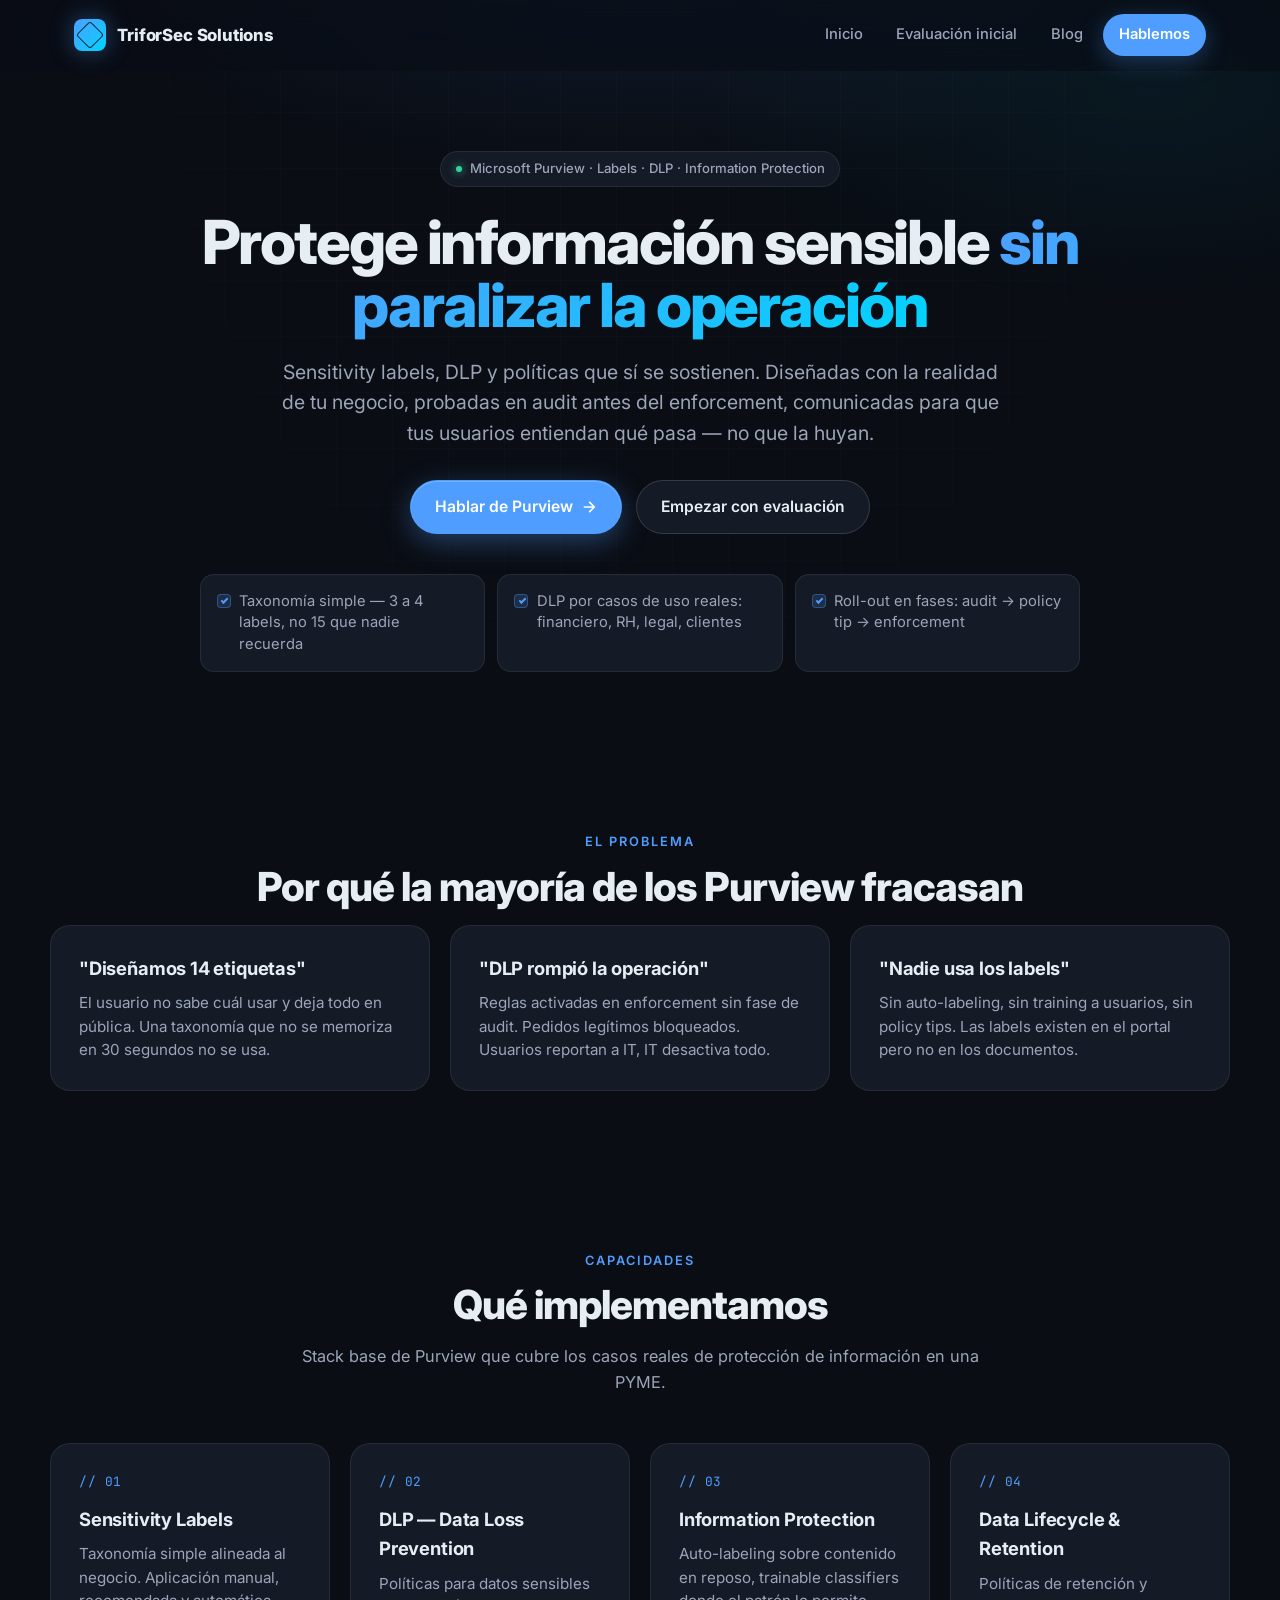
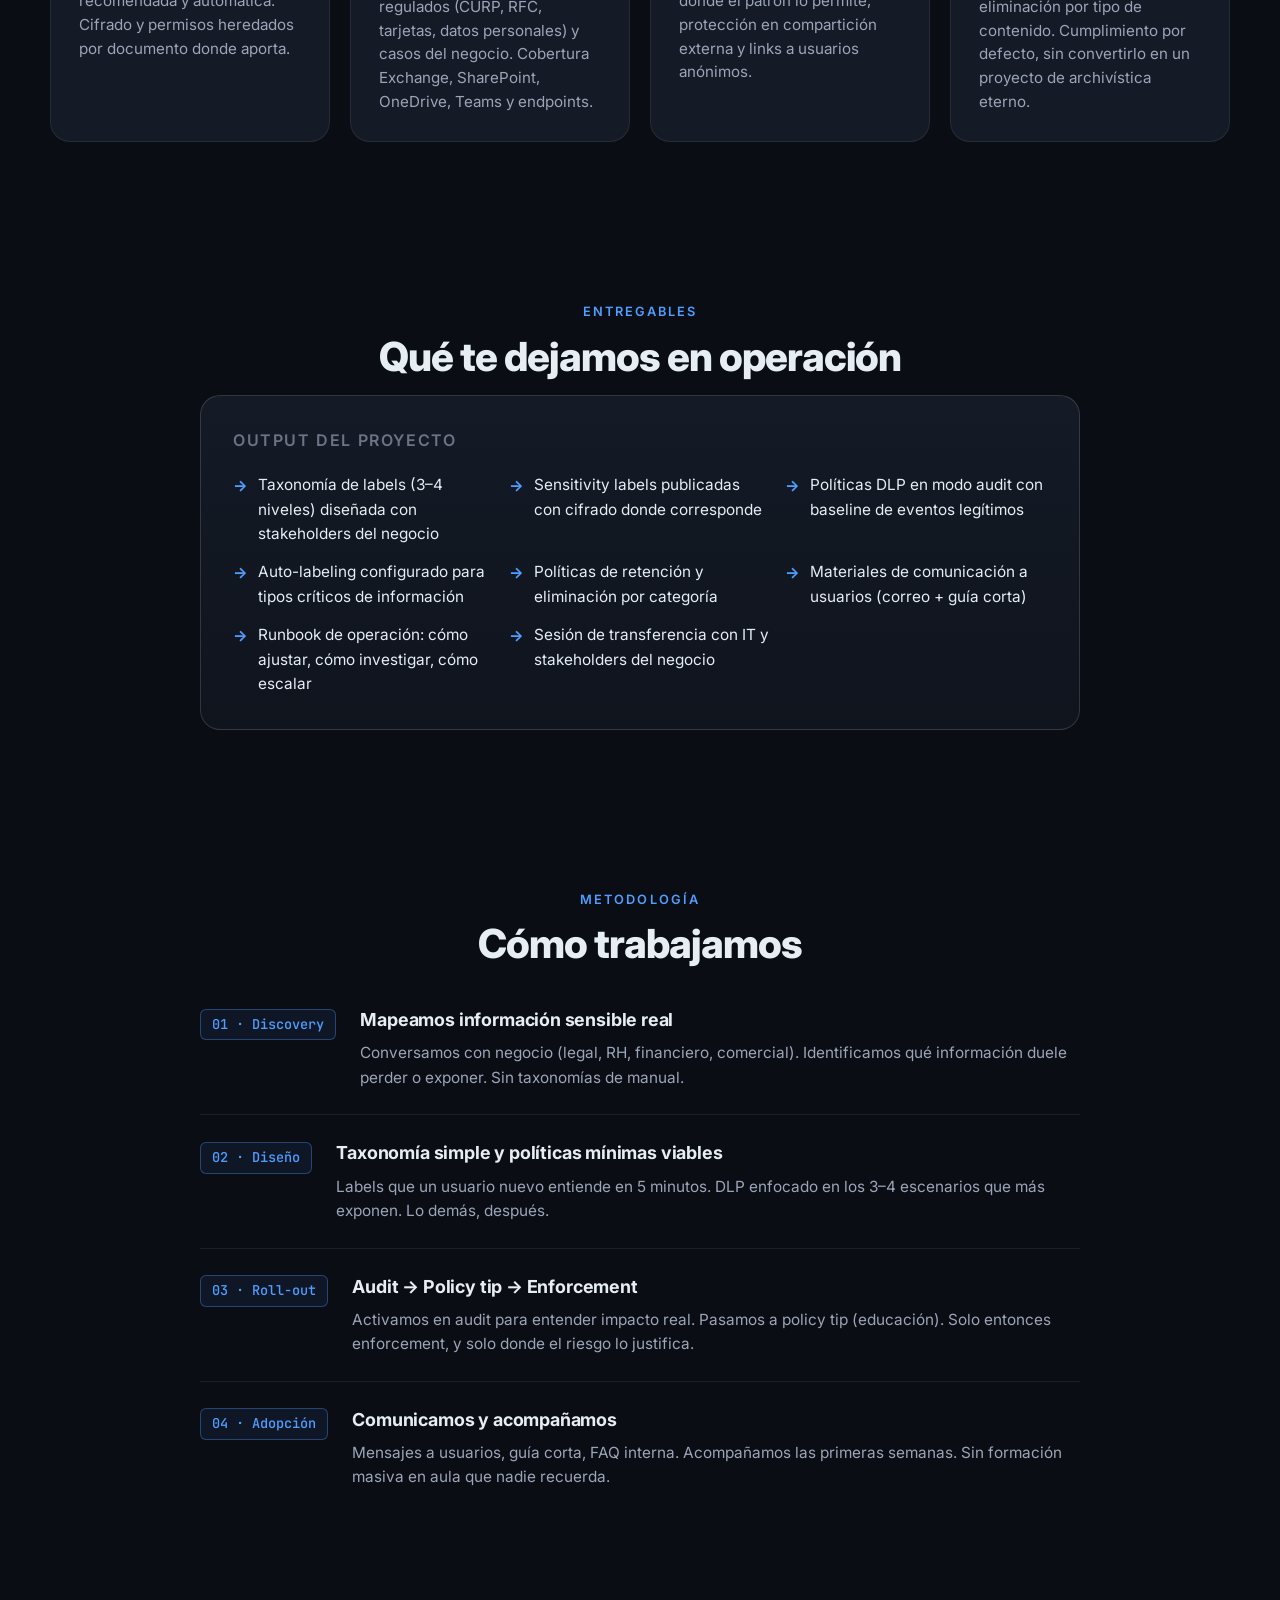
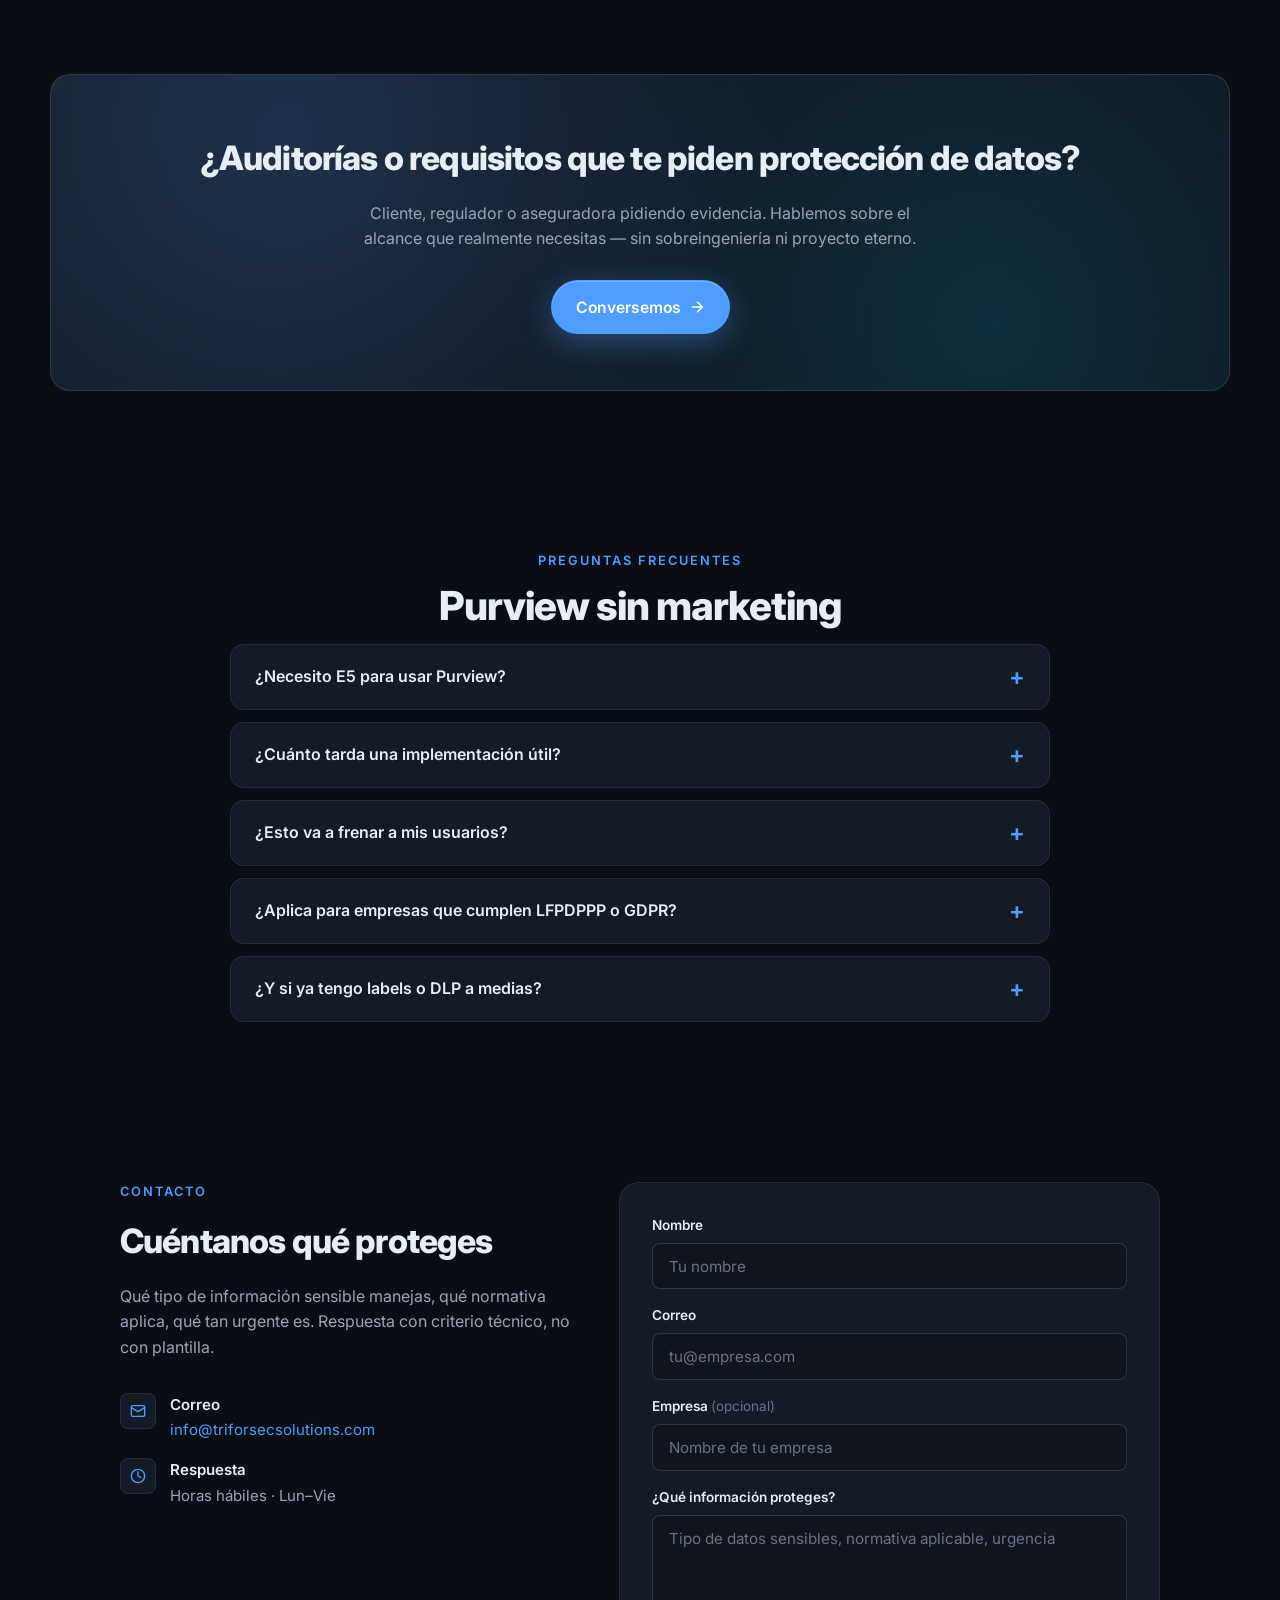
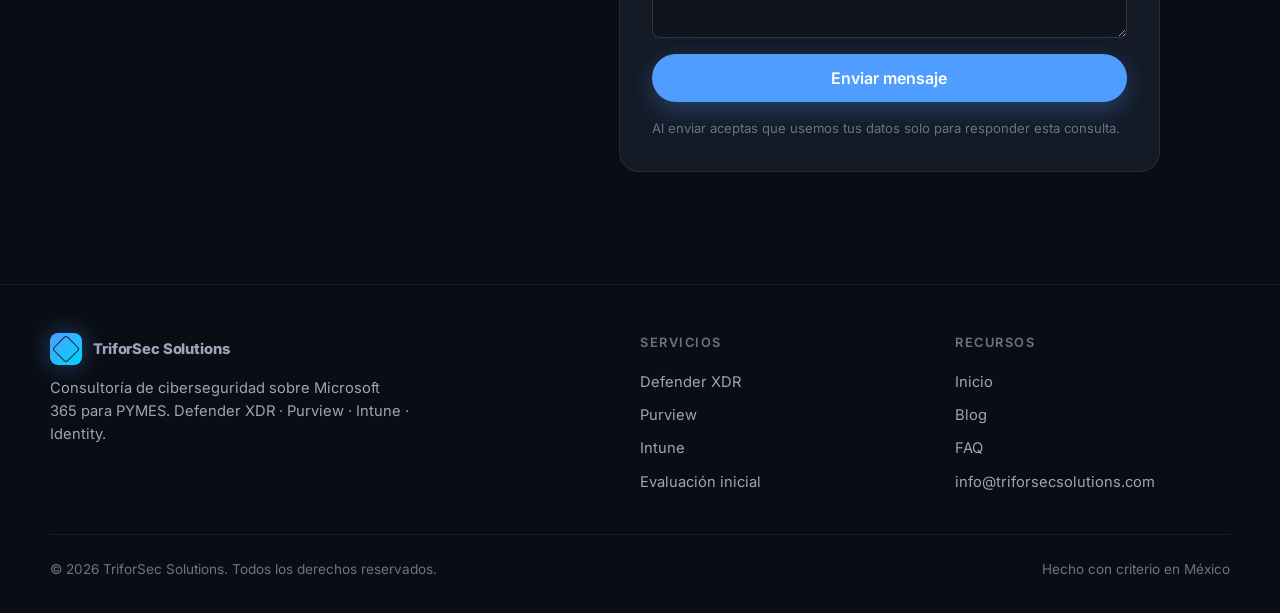
<file: purview-pymes.html>
<!DOCTYPE html>
<html lang="es">
<head>
  <meta charset="UTF-8" />
  <meta name="viewport" content="width=device-width, initial-scale=1.0" />
  <title>Microsoft Purview para PYMES | TriforSec Solutions</title>
  <meta name="description" content="Sensitivity labels, DLP y protección de información sensible con Microsoft Purview. Implementación realista para PYMES — sin paralizar la operación ni inventar taxonomías que nadie usa." />
  <meta name="author" content="TriforSec Solutions" />
  <meta name="robots" content="index, follow" />
  <meta name="theme-color" content="#0a0d14" />
  <link rel="canonical" href="https://triforsecsolutions.com/purview-pymes.html" />
  <meta property="og:title" content="Microsoft Purview para PYMES | TriforSec Solutions" />
  <meta property="og:description" content="Protege información sensible con sensitivity labels, DLP y políticas que sí se sostienen en operación." />
  <meta property="og:image" content="https://triforsecsolutions.com/website_assets/purview.png" />
  <meta property="og:url" content="https://triforsecsolutions.com/purview-pymes.html" />
  <meta property="og:type" content="website" />
  <meta property="og:locale" content="es_MX" />
  <meta name="twitter:card" content="summary_large_image" />
  <meta name="twitter:title" content="Microsoft Purview para PYMES | TriforSec Solutions" />
  <meta name="twitter:description" content="Implementación práctica de Microsoft Purview — labels, DLP y protección de información sensible." />
  <meta name="twitter:image" content="https://triforsecsolutions.com/website_assets/purview.png" />
  <link rel="icon" href="/favicon.ico" />
  <link rel="stylesheet" href="/service-pages.css?v=2" />
  <link rel="preconnect" href="https://fonts.googleapis.com" />
  <link rel="preconnect" href="https://fonts.gstatic.com" crossorigin />
  <link href="https://fonts.googleapis.com/css2?family=Inter:wght@400;500;600;700;800&family=JetBrains+Mono:wght@400;500&display=swap" rel="stylesheet" />
  <script type="application/ld+json">
  {
    "@context": "https://schema.org",
    "@type": "Service",
    "name": "Implementación de Microsoft Purview",
    "provider": {"@type":"Organization","name":"TriforSec Solutions","url":"https://triforsecsolutions.com/"},
    "serviceType": "Information Protection & DLP",
    "areaServed": ["MX","LATAM"],
    "url": "https://triforsecsolutions.com/purview-pymes.html",
    "description": "Implementación de sensitivity labels, DLP y políticas de protección de información con Microsoft Purview para PYMES."
  }
  </script>
  <script type="application/ld+json">
  {
    "@context": "https://schema.org",
    "@type": "FAQPage",
    "mainEntity": [
      {"@type":"Question","name":"¿Necesito E5 para usar Purview?","acceptedAnswer":{"@type":"Answer","text":"No para empezar. Business Premium habilita sensitivity labels manuales, DLP básico y retención. E5 desbloquea auto-labeling, DLP avanzado en endpoints, Insider Risk Management y Communication Compliance."}},
      {"@type":"Question","name":"¿Cuánto tarda una implementación útil?","acceptedAnswer":{"@type":"Answer","text":"Una implementación base con 3–4 labels, DLP en endpoints y formación a usuarios toma 4–6 semanas. Auto-labeling avanzado y trainable classifiers añaden 4–8 semanas adicionales."}},
      {"@type":"Question","name":"¿Esto va a frenar a mis usuarios?","acceptedAnswer":{"@type":"Answer","text":"No si se diseña bien. Empezamos con labels en modo audit, mensajes de policy tip antes de bloqueos duros, y solo escalamos a enforcement donde el riesgo lo justifica. La fricción la pones tú, no Microsoft."}}
    ]
  }
  </script>
</head>
<body class="service-page">
  <header class="service-topbar" id="topbar">
    <div class="service-topbar-inner">
      <a href="/" class="service-brand">
        <span class="brand-mark" aria-hidden="true"></span>
        <span>TriforSec Solutions</span>
      </a>
      <nav class="service-nav" aria-label="Principal">
        <a href="/">Inicio</a>
        <a href="/evaluacion-inicial-microsoft-365.html">Evaluación inicial</a>
        <a href="/blog/">Blog</a>
        <a href="#contacto" class="service-nav-cta">Hablemos</a>
      </nav>
    </div>
  </header>

  <main id="main">

    <section class="service-hero service-section">
      <div class="service-hero-inner">
        <span class="service-pill">
          <span class="service-pill-dot" aria-hidden="true"></span>
          Microsoft Purview · Labels · DLP · Information Protection
        </span>
        <h1>
          Protege información sensible
          <span class="accent">sin paralizar la operación</span>
        </h1>
        <p>Sensitivity labels, DLP y políticas que sí se sostienen. Diseñadas con la realidad de tu negocio, probadas en audit antes del enforcement, comunicadas para que tus usuarios entiendan qué pasa — no que la huyan.</p>
        <div class="service-hero-actions">
          <a href="#contacto" class="service-btn service-btn-primary">
            Hablar de Purview
            <svg class="btn-arrow" viewBox="0 0 24 24" fill="none" stroke="currentColor" stroke-width="2.5" stroke-linecap="round" stroke-linejoin="round"><path d="M5 12h14M13 5l7 7-7 7"/></svg>
          </a>
          <a href="/evaluacion-inicial-microsoft-365.html" class="service-btn service-btn-secondary">Empezar con evaluación</a>
        </div>
        <ul class="service-hero-points">
          <li>Taxonomía simple — 3 a 4 labels, no 15 que nadie recuerda</li>
          <li>DLP por casos de uso reales: financiero, RH, legal, clientes</li>
          <li>Roll-out en fases: audit → policy tip → enforcement</li>
        </ul>
      </div>
    </section>

    <section class="service-section">
      <div class="service-section-eyebrow">El problema</div>
      <h2 class="service-title">Por qué la mayoría de los Purview fracasan</h2>

      <div class="service-grid">
        <article class="service-card reveal">
          <h3>"Diseñamos 14 etiquetas"</h3>
          <p>El usuario no sabe cuál usar y deja todo en pública. Una taxonomía que no se memoriza en 30 segundos no se usa.</p>
        </article>
        <article class="service-card reveal">
          <h3>"DLP rompió la operación"</h3>
          <p>Reglas activadas en enforcement sin fase de audit. Pedidos legítimos bloqueados. Usuarios reportan a IT, IT desactiva todo.</p>
        </article>
        <article class="service-card reveal">
          <h3>"Nadie usa los labels"</h3>
          <p>Sin auto-labeling, sin training a usuarios, sin policy tips. Las labels existen en el portal pero no en los documentos.</p>
        </article>
      </div>
    </section>

    <section class="service-section">
      <div class="service-section-eyebrow">Capacidades</div>
      <h2 class="service-title">Qué implementamos</h2>
      <p class="service-intro">Stack base de Purview que cubre los casos reales de protección de información en una PYME.</p>

      <div class="service-grid">
        <article class="service-card reveal">
          <div class="service-card-num">// 01</div>
          <h3>Sensitivity Labels</h3>
          <p>Taxonomía simple alineada al negocio. Aplicación manual, recomendada y automática. Cifrado y permisos heredados por documento donde aporta.</p>
        </article>
        <article class="service-card reveal">
          <div class="service-card-num">// 02</div>
          <h3>DLP — Data Loss Prevention</h3>
          <p>Políticas para datos sensibles regulados (CURP, RFC, tarjetas, datos personales) y casos del negocio. Cobertura Exchange, SharePoint, OneDrive, Teams y endpoints.</p>
        </article>
        <article class="service-card reveal">
          <div class="service-card-num">// 03</div>
          <h3>Information Protection</h3>
          <p>Auto-labeling sobre contenido en reposo, trainable classifiers donde el patrón lo permite, protección en compartición externa y links a usuarios anónimos.</p>
        </article>
        <article class="service-card reveal">
          <div class="service-card-num">// 04</div>
          <h3>Data Lifecycle & Retention</h3>
          <p>Políticas de retención y eliminación por tipo de contenido. Cumplimiento por defecto, sin convertirlo en un proyecto de archivística eterno.</p>
        </article>
      </div>
    </section>

    <section class="service-section">
      <div class="service-section-eyebrow">Entregables</div>
      <h2 class="service-title">Qué te dejamos en operación</h2>

      <div class="service-deliverables">
        <h3>Output del proyecto</h3>
        <ul>
          <li>Taxonomía de labels (3–4 niveles) diseñada con stakeholders del negocio</li>
          <li>Sensitivity labels publicadas con cifrado donde corresponde</li>
          <li>Políticas DLP en modo audit con baseline de eventos legítimos</li>
          <li>Auto-labeling configurado para tipos críticos de información</li>
          <li>Políticas de retención y eliminación por categoría</li>
          <li>Materiales de comunicación a usuarios (correo + guía corta)</li>
          <li>Runbook de operación: cómo ajustar, cómo investigar, cómo escalar</li>
          <li>Sesión de transferencia con IT y stakeholders del negocio</li>
        </ul>
      </div>
    </section>

    <section class="service-section">
      <div class="service-section-eyebrow">Metodología</div>
      <h2 class="service-title">Cómo trabajamos</h2>

      <div class="service-steps">
        <div class="service-step reveal">
          <span class="service-step-num">01 · Discovery</span>
          <div>
            <h3>Mapeamos información sensible real</h3>
            <p>Conversamos con negocio (legal, RH, financiero, comercial). Identificamos qué información duele perder o exponer. Sin taxonomías de manual.</p>
          </div>
        </div>
        <div class="service-step reveal">
          <span class="service-step-num">02 · Diseño</span>
          <div>
            <h3>Taxonomía simple y políticas mínimas viables</h3>
            <p>Labels que un usuario nuevo entiende en 5 minutos. DLP enfocado en los 3–4 escenarios que más exponen. Lo demás, después.</p>
          </div>
        </div>
        <div class="service-step reveal">
          <span class="service-step-num">03 · Roll-out</span>
          <div>
            <h3>Audit → Policy tip → Enforcement</h3>
            <p>Activamos en audit para entender impacto real. Pasamos a policy tip (educación). Solo entonces enforcement, y solo donde el riesgo lo justifica.</p>
          </div>
        </div>
        <div class="service-step reveal">
          <span class="service-step-num">04 · Adopción</span>
          <div>
            <h3>Comunicamos y acompañamos</h3>
            <p>Mensajes a usuarios, guía corta, FAQ interna. Acompañamos las primeras semanas. Sin formación masiva en aula que nadie recuerda.</p>
          </div>
        </div>
      </div>
    </section>

    <section class="service-cta-band">
      <div class="service-cta-banner">
        <h2>¿Auditorías o requisitos que te piden protección de datos?</h2>
        <p>Cliente, regulador o aseguradora pidiendo evidencia. Hablemos sobre el alcance que realmente necesitas — sin sobreingeniería ni proyecto eterno.</p>
        <a href="#contacto" class="service-btn service-btn-primary">
          Conversemos
          <svg class="btn-arrow" viewBox="0 0 24 24" fill="none" stroke="currentColor" stroke-width="2.5" stroke-linecap="round" stroke-linejoin="round"><path d="M5 12h14M13 5l7 7-7 7"/></svg>
        </a>
      </div>
    </section>

    <section class="service-section" id="faq">
      <div class="service-section-eyebrow">Preguntas frecuentes</div>
      <h2 class="service-title">Purview sin marketing</h2>

      <div class="service-faq">
        <details class="service-faq-item">
          <summary>¿Necesito E5 para usar Purview?</summary>
          <p>No para empezar. Business Premium habilita sensitivity labels manuales, DLP básico y retención. E5 (o E3 + add-ons) desbloquea auto-labeling, DLP avanzado en endpoints, Insider Risk Management y Communication Compliance. En la evaluación inicial te decimos qué necesitas según tu caso.</p>
        </details>
        <details class="service-faq-item">
          <summary>¿Cuánto tarda una implementación útil?</summary>
          <p>Una implementación base con 3–4 labels, DLP en endpoints y formación a usuarios toma 4–6 semanas. Auto-labeling avanzado y trainable classifiers añaden 4–8 semanas adicionales según calidad del dato.</p>
        </details>
        <details class="service-faq-item">
          <summary>¿Esto va a frenar a mis usuarios?</summary>
          <p>No si se diseña bien. Empezamos con labels en modo audit, mensajes de policy tip antes de bloqueos duros, y solo escalamos a enforcement donde el riesgo lo justifica. La fricción la pones tú, no Microsoft.</p>
        </details>
        <details class="service-faq-item">
          <summary>¿Aplica para empresas que cumplen LFPDPPP o GDPR?</summary>
          <p>Sí. Diseñamos políticas alineadas a normativas aplicables (LFPDPPP México, GDPR si aplica, sectoriales si las hay). No vendemos certificación, pero sí dejamos controles defendibles ante un auditor.</p>
        </details>
        <details class="service-faq-item">
          <summary>¿Y si ya tengo labels o DLP a medias?</summary>
          <p>Lo evaluamos primero. A veces conviene corregir lo existente, otras veces empezar de cero. Lo decidimos con honestidad técnica, no por defecto.</p>
        </details>
      </div>
    </section>

    <section class="service-section" id="contacto">
      <div class="service-contact-grid">
        <div class="service-contact-left">
          <div class="service-section-eyebrow" style="text-align:left">Contacto</div>
          <h2>Cuéntanos qué proteges</h2>
          <p>Qué tipo de información sensible manejas, qué normativa aplica, qué tan urgente es. Respuesta con criterio técnico, no con plantilla.</p>
          <div class="service-contact-meta">
            <div class="service-contact-meta-item">
              <span class="service-contact-meta-icon" aria-hidden="true">
                <svg viewBox="0 0 24 24" fill="none" stroke="currentColor" stroke-width="2" stroke-linecap="round" stroke-linejoin="round"><rect x="2" y="4" width="20" height="16" rx="2"/><path d="M22 7l-10 6L2 7"/></svg>
              </span>
              <span><strong>Correo</strong><a href="mailto:info@triforsecsolutions.com">info@triforsecsolutions.com</a></span>
            </div>
            <div class="service-contact-meta-item">
              <span class="service-contact-meta-icon" aria-hidden="true">
                <svg viewBox="0 0 24 24" fill="none" stroke="currentColor" stroke-width="2" stroke-linecap="round" stroke-linejoin="round"><circle cx="12" cy="12" r="10"/><path d="M12 6v6l4 2"/></svg>
              </span>
              <span><strong>Respuesta</strong>Horas hábiles · Lun–Vie</span>
            </div>
          </div>
        </div>

        <form class="service-form" action="https://formspree.io/f/mrbkagdn" method="POST">
          <div><label for="nombre">Nombre</label><input id="nombre" type="text" name="nombre" placeholder="Tu nombre" autocomplete="name" required /></div>
          <div><label for="email">Correo</label><input id="email" type="email" name="email" placeholder="tu@empresa.com" autocomplete="email" required /></div>
          <div><label for="empresa">Empresa <span style="color:var(--text-mute);font-weight:400;">(opcional)</span></label><input id="empresa" type="text" name="empresa" placeholder="Nombre de tu empresa" autocomplete="organization" /></div>
          <div><label for="mensaje">¿Qué información proteges?</label><textarea id="mensaje" name="mensaje" rows="5" placeholder="Tipo de datos sensibles, normativa aplicable, urgencia"></textarea></div>
          <input type="hidden" name="_subject" value="Solicitud · Purview" />
          <button type="submit">Enviar mensaje</button>
          <p class="service-form-note">Al enviar aceptas que usemos tus datos solo para responder esta consulta.</p>
        </form>
      </div>
    </section>

  </main>

  <footer class="service-footer">
    <div class="service-footer-inner">
      <div class="service-footer-col service-footer-brand">
        <a href="/" class="service-brand">
          <span class="brand-mark" aria-hidden="true"></span>
          <span>TriforSec Solutions</span>
        </a>
        <p>Consultoría de ciberseguridad sobre Microsoft 365 para PYMES. Defender XDR · Purview · Intune · Identity.</p>
      </div>
      <div class="service-footer-col">
        <h4>Servicios</h4>
        <ul>
          <li><a href="/defender-xdr-pymes.html">Defender XDR</a></li>
          <li><a href="/purview-pymes.html">Purview</a></li>
          <li><a href="/intune-pymes.html">Intune</a></li>
          <li><a href="/evaluacion-inicial-microsoft-365.html">Evaluación inicial</a></li>
        </ul>
      </div>
      <div class="service-footer-col">
        <h4>Recursos</h4>
        <ul>
          <li><a href="/">Inicio</a></li>
          <li><a href="/blog/">Blog</a></li>
          <li><a href="#faq">FAQ</a></li>
          <li><a href="mailto:info@triforsecsolutions.com">info@triforsecsolutions.com</a></li>
        </ul>
      </div>
    </div>
    <div class="service-footer-bottom">
      <span>© 2026 TriforSec Solutions. Todos los derechos reservados.</span>
      <span>Hecho con criterio en México</span>
    </div>
  </footer>

  <script>
    (function(){
      var bar=document.getElementById('topbar');
      window.addEventListener('scroll',function(){bar.classList.toggle('scrolled',window.scrollY>24);},{passive:true});
      if('IntersectionObserver' in window){
        var o=new IntersectionObserver(function(es){es.forEach(function(e){if(e.isIntersecting){e.target.classList.add('visible');o.unobserve(e.target);}});},{threshold:0.12,rootMargin:'0px 0px -40px 0px'});
        document.querySelectorAll('.reveal').forEach(function(el){o.observe(el);});
      } else { document.querySelectorAll('.reveal').forEach(function(el){el.classList.add('visible');}); }
    })();
  </script>
</body>
</html>
</file>
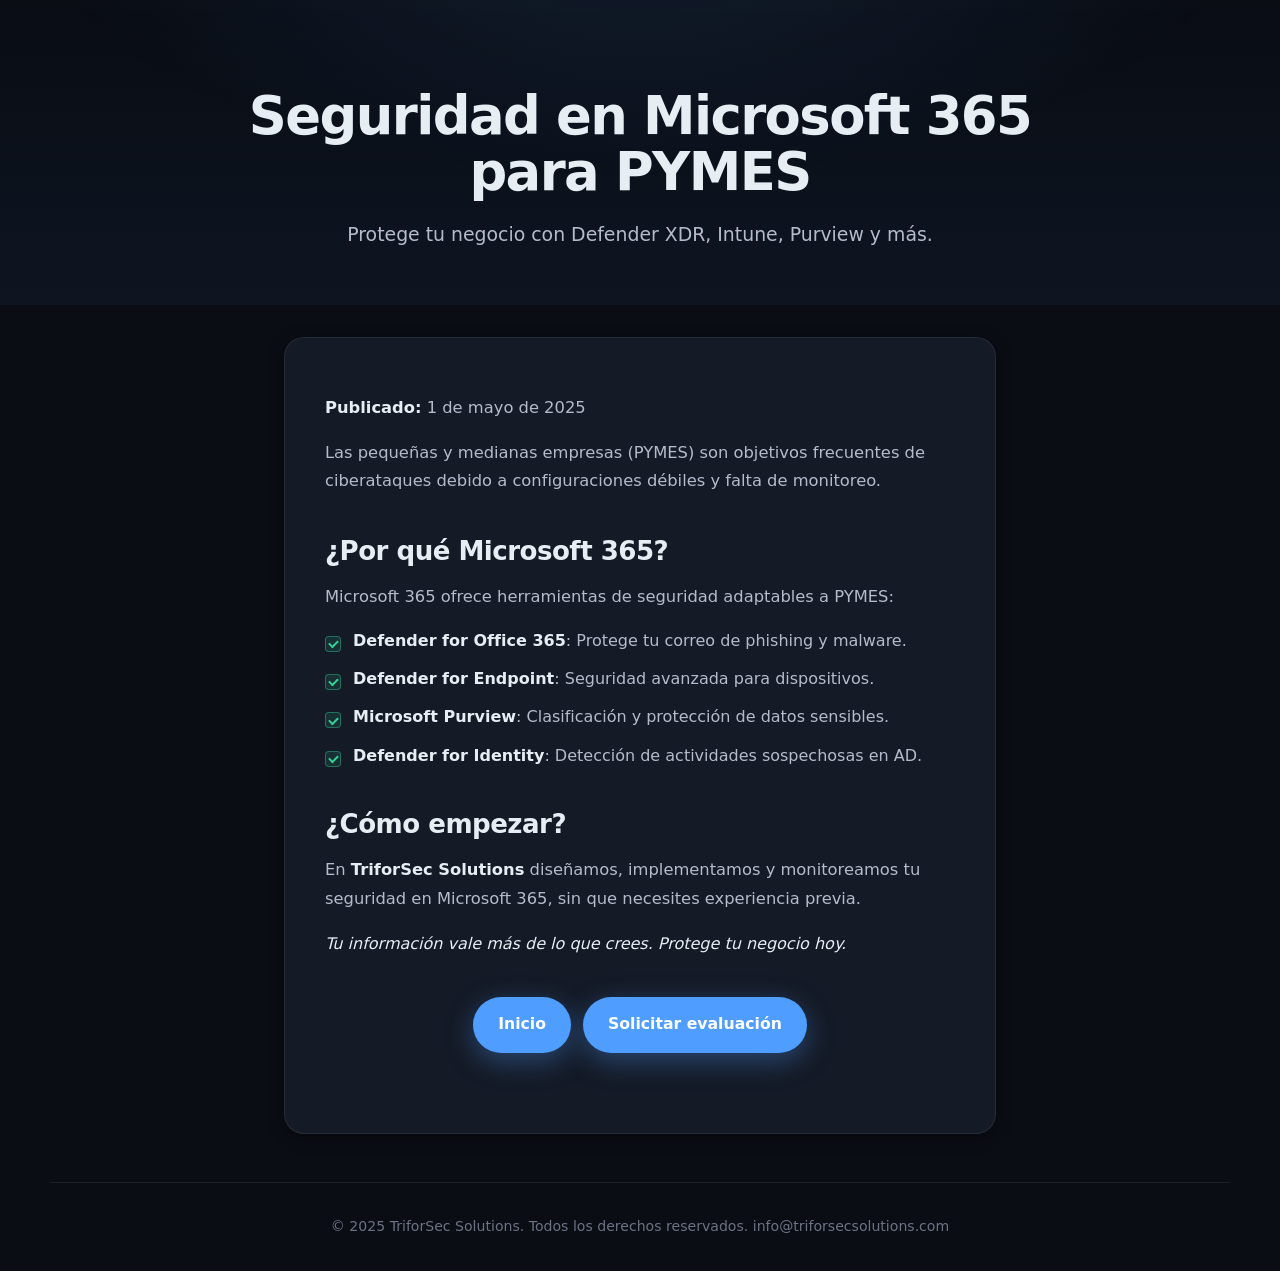
<file: seguridad-microsoft-365-pymes.html>
<!DOCTYPE html>
<html lang="es">
<head>
  <meta http-equiv="refresh" content="0; url=/blog/seguridad-microsoft-365-pymes.html" />
  <title>Redirigiendo | TriforSec Solutions</title>
  <link rel="canonical" href="https://triforsecsolutions.com/blog/seguridad-microsoft-365-pymes.html" />
  <meta name="robots" content="noindex, follow" />
</head>
<body>
  <p>Redirigiendo a <a href="/blog/seguridad-microsoft-365-pymes.html">/blog/seguridad-microsoft-365-pymes.html</a>...</p>
</body>
</html>
</file>
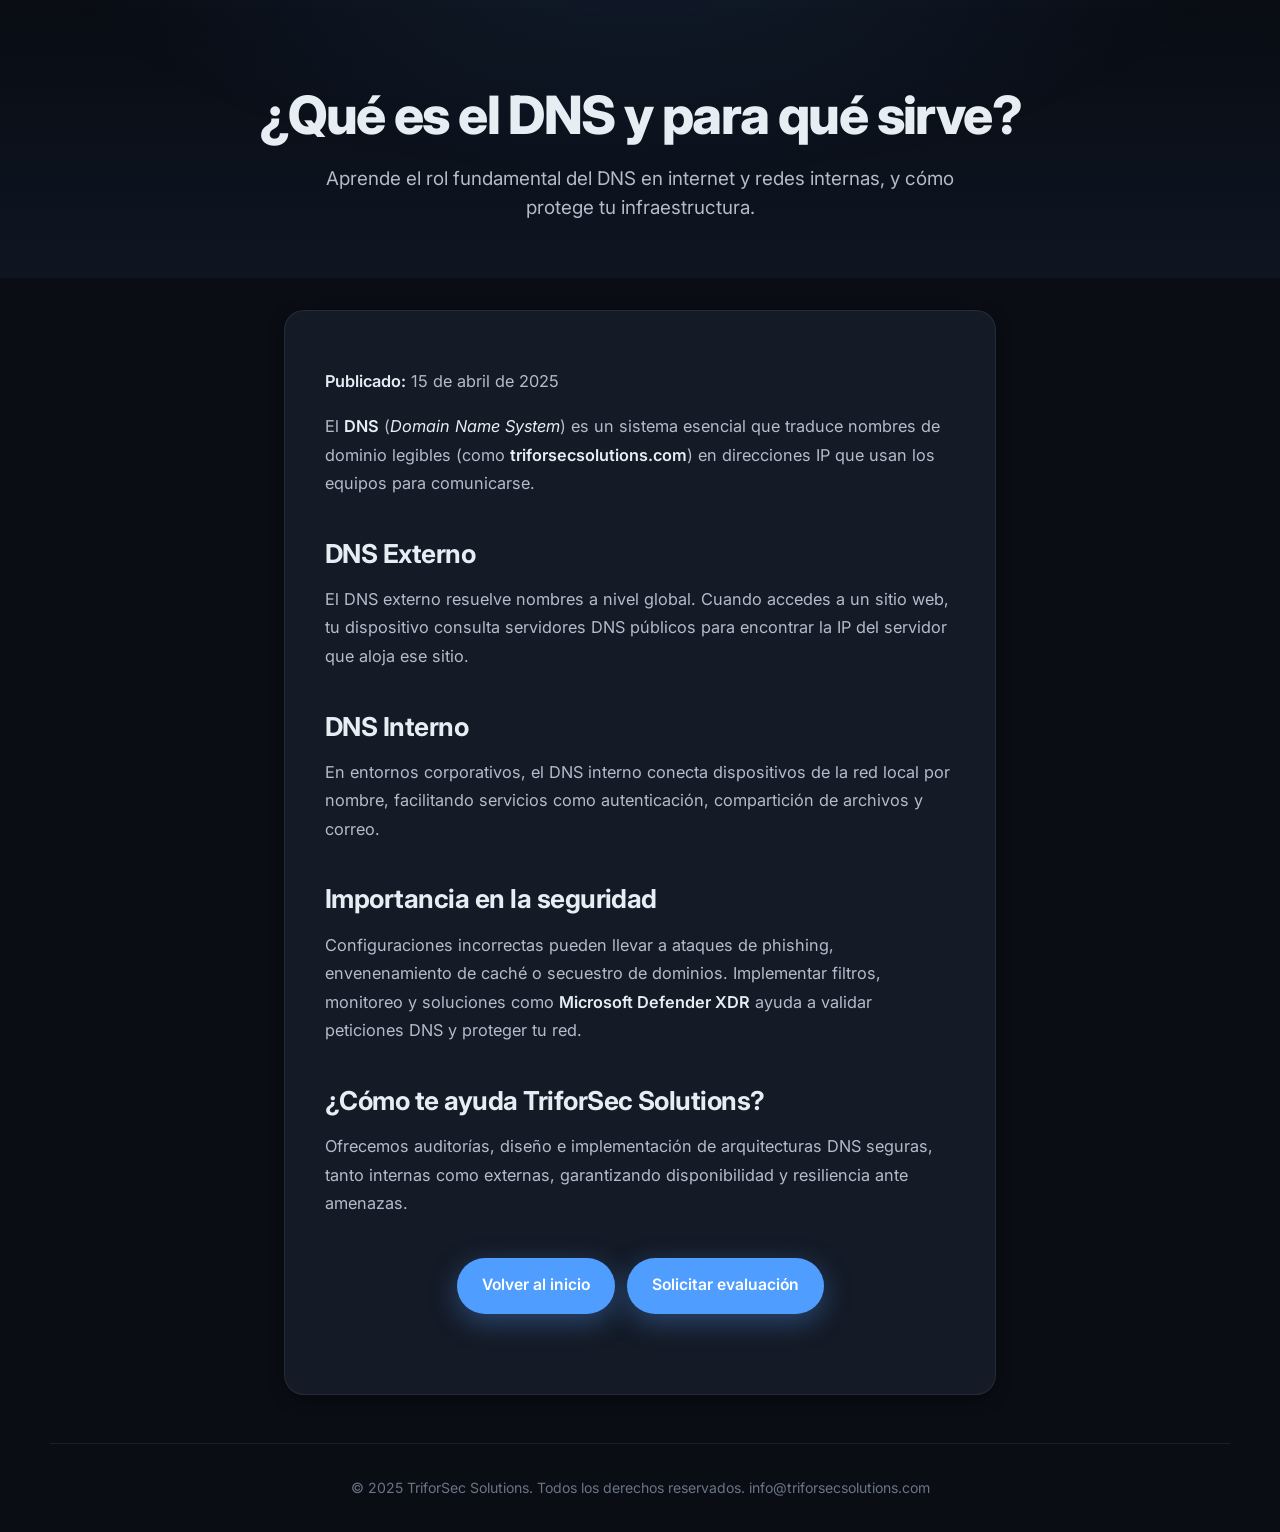
<file: blog/dns-explicacion-tecnica.html>
<!DOCTYPE html>
<html lang="es">
<head>
  <meta charset="UTF-8" />
  <meta name="viewport" content="width=device-width, initial-scale=1.0" />
  <title>¿Qué es el DNS y cómo funciona? | TriforSec Solutions</title>
  <meta name="description" content="Conoce qué es el DNS, su funcionamiento en redes internas y externas, y cómo puede impactar en la seguridad de tu empresa con TriforSec Solutions." />
  <meta name="keywords" content="DNS, Sistema de Nombres de Dominio, redes, seguridad en redes, Microsoft 365, ciberseguridad, TriforSec Solutions" />
  <meta name="author" content="TriforSec Solutions" />
  <meta name="robots" content="index, follow" />
  <link rel="canonical" href="https://triforsecsolutions.com/blog/dns-explicacion-tecnica.html" />

  <meta property="og:title" content="¿Qué es el DNS y cómo funciona? | TriforSec Solutions" />
  <meta property="og:description" content="Exploramos cómo funciona el DNS y su importancia para la seguridad empresarial. Aprende más con TriforSec Solutions." />
  <meta property="og:image" content="https://triforsecsolutions.com/website_assets/dns-ilustracion.png" />
  <meta property="og:url" content="https://triforsecsolutions.com/blog/dns-explicacion-tecnica.html" />
  <meta property="og:type" content="article" />
  <meta name="twitter:card" content="summary_large_image" />
  <meta name="twitter:title" content="¿Qué es el DNS y cómo funciona? | TriforSec Solutions" />
  <meta name="twitter:description" content="Conoce qué es el DNS, cómo funciona y por qué es clave para tu seguridad empresarial." />
  <meta name="twitter:image" content="https://triforsecsolutions.com/website_assets/dns-ilustracion.png" />

  <link rel="icon" type="image/x-icon" href="/favicon.ico" />
  <link rel="stylesheet" href="/styles.css?v=3" />
  <link rel="preconnect" href="https://fonts.googleapis.com" />
  <link rel="preconnect" href="https://fonts.gstatic.com" crossorigin />
  <link href="https://fonts.googleapis.com/css2?family=Inter:wght@400;600;800&display=swap" rel="stylesheet" />
  <script type="application/ld+json">
  {
    "@context": "https://schema.org",
    "@type": "BlogPosting",
    "headline": "¿Qué es el DNS y cómo funciona?",
    "author": {
      "@type": "Organization",
      "name": "TriforSec Solutions"
    },
    "publisher": {
      "@type": "Organization",
      "name": "TriforSec Solutions"
    },
    "datePublished": "2025-04-15",
    "dateModified": "2025-04-15",
    "description": "Conoce qué es el DNS, su funcionamiento en redes internas y externas, y cómo puede impactar en la seguridad de tu empresa.",
    "mainEntityOfPage": "https://triforsecsolutions.com/blog/dns-explicacion-tecnica.html",
    "image": "https://triforsecsolutions.com/website_assets/dns-ilustracion.png"
  }
  </script>

  <style>
    .site-article-header {
      background: linear-gradient(180deg, transparent 0%, rgba(79, 158, 255, 0.06) 100%);
    }
  </style>
</head>
<body>
  <header class="site-article-header">
    <div class="site-article-hero">
      <h1>¿Qué es el DNS y para qué sirve?</h1>
      <p>Aprende el rol fundamental del DNS en internet y redes internas, y cómo protege tu infraestructura.</p>
    </div>
  </header>

  <main class="site-article-main">
    <article class="site-article-card">
      <p><strong>Publicado:</strong> 15 de abril de 2025</p>
      <p>El <strong>DNS</strong> (<em>Domain Name System</em>) es un sistema esencial que traduce nombres de dominio legibles (como <strong>triforsecsolutions.com</strong>) en direcciones IP que usan los equipos para comunicarse.</p>

      <h2>DNS Externo</h2>
      <p>El DNS externo resuelve nombres a nivel global. Cuando accedes a un sitio web, tu dispositivo consulta servidores DNS públicos para encontrar la IP del servidor que aloja ese sitio.</p>

      <h2>DNS Interno</h2>
      <p>En entornos corporativos, el DNS interno conecta dispositivos de la red local por nombre, facilitando servicios como autenticación, compartición de archivos y correo.</p>

      <h2>Importancia en la seguridad</h2>
      <p>Configuraciones incorrectas pueden llevar a ataques de phishing, envenenamiento de caché o secuestro de dominios. Implementar filtros, monitoreo y soluciones como <strong>Microsoft Defender XDR</strong> ayuda a validar peticiones DNS y proteger tu red.</p>

      <h2>¿Cómo te ayuda TriforSec Solutions?</h2>
      <p>Ofrecemos auditorías, diseño e implementación de arquitecturas DNS seguras, tanto internas como externas, garantizando disponibilidad y resiliencia ante amenazas.</p>

      <div class="site-footer-actions">
        <a href="/" class="site-pill-button">Volver al inicio</a>
        <a href="/evaluacion-inicial-microsoft-365.html" class="site-pill-button">Solicitar evaluación</a>
      </div>
    </article>
  </main>

  <footer class="site-footer">
    &copy; 2025 TriforSec Solutions. Todos los derechos reservados. info@triforsecsolutions.com
  </footer>
</body>
</html>
</file>
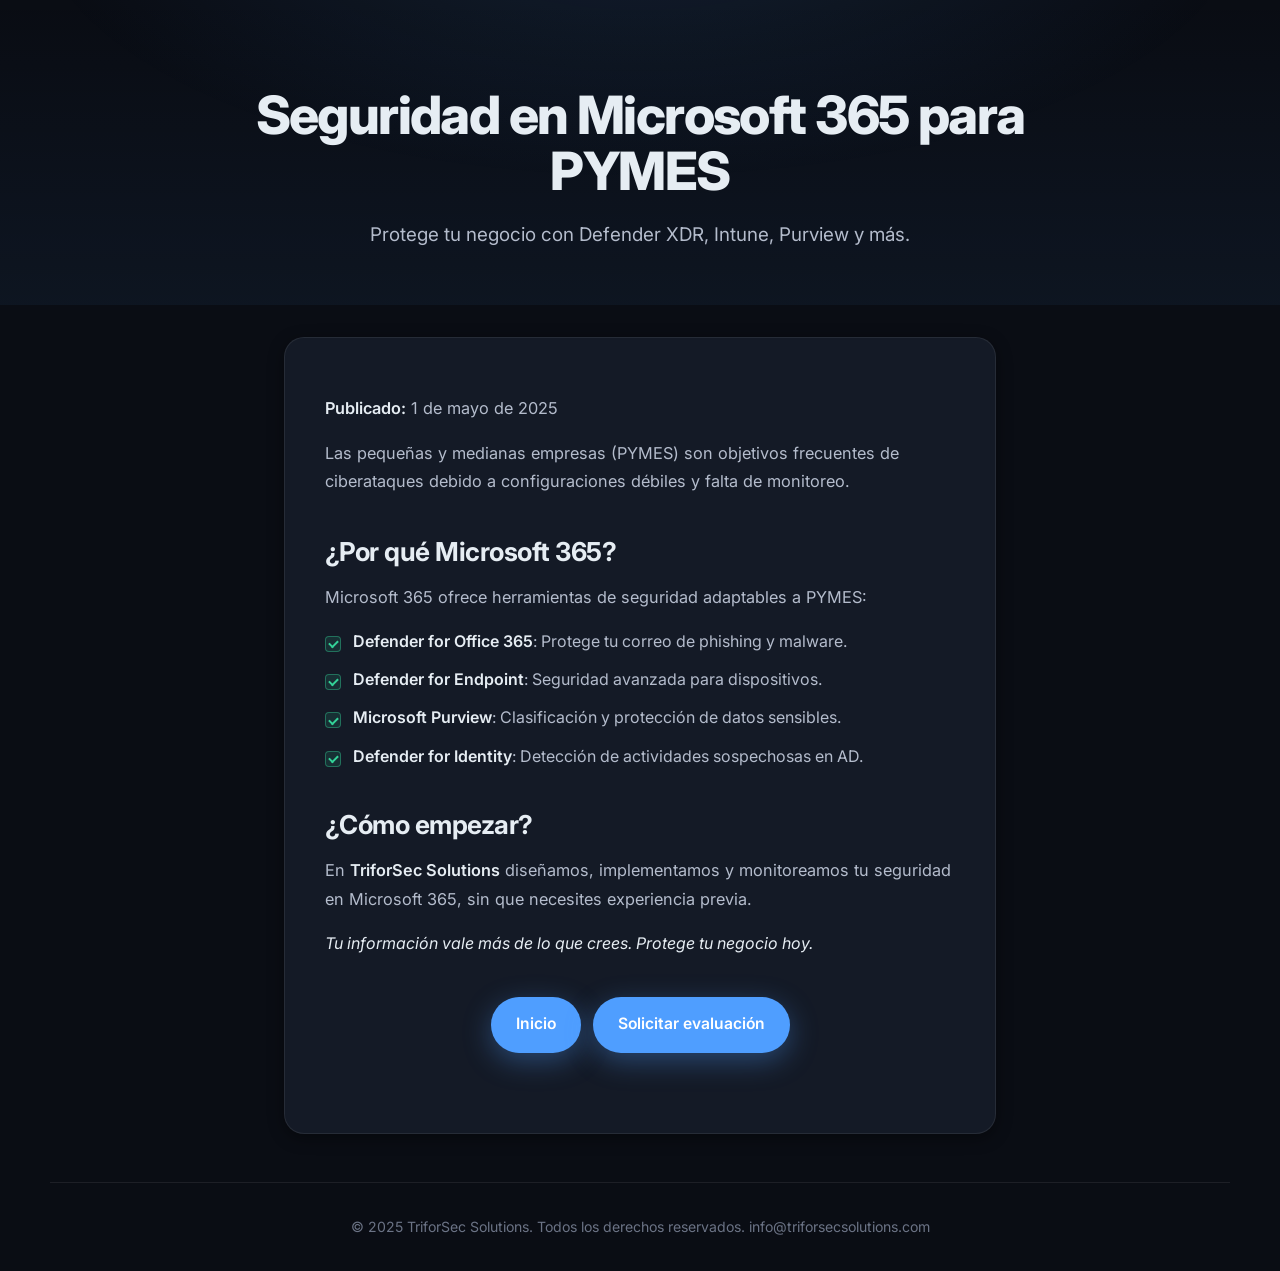
<file: blog/seguridad-microsoft-365-pymes.html>
<!DOCTYPE html>
<html lang="es">
<head>
  <meta charset="UTF-8" />
  <meta name="viewport" content="width=device-width, initial-scale=1.0" />
  <title>Seguridad en Microsoft 365 para PYMES | TriforSec Solutions</title>
  <meta name="description" content="TriforSec Solutions ayuda a las PYMES a implementar soluciones de seguridad en Microsoft 365 con Defender XDR, Intune, Purview y más." />
  <meta name="author" content="TriforSec Solutions" />
  <meta name="robots" content="index, follow" />
  <link rel="canonical" href="https://triforsecsolutions.com/blog/seguridad-microsoft-365-pymes.html" />

  <meta property="og:title" content="Seguridad en Microsoft 365 para PYMES | TriforSec Solutions" />
  <meta property="og:description" content="Implementa seguridad en Microsoft 365 adaptada a tu PYME con Defender XDR, Intune, Purview y más." />
  <meta property="og:image" content="https://triforsecsolutions.com/website_assets/soc.jpg" />
  <meta property="og:url" content="https://triforsecsolutions.com/blog/seguridad-microsoft-365-pymes.html" />
  <meta property="og:type" content="article" />
  <meta name="twitter:card" content="summary_large_image" />
  <meta name="twitter:title" content="Seguridad en Microsoft 365 para PYMES | TriforSec Solutions" />
  <meta name="twitter:description" content="Descubre cómo proteger tu PYME con las soluciones de seguridad de Microsoft 365 ofrecidas por TriforSec Solutions." />
  <meta name="twitter:image" content="https://triforsecsolutions.com/website_assets/soc.jpg" />

  <link rel="icon" href="/favicon.ico" />
  <link rel="stylesheet" href="/styles.css?v=3" />
  <link rel="preconnect" href="https://fonts.googleapis.com" />
  <link rel="preconnect" href="https://fonts.gstatic.com" crossorigin />
  <link href="https://fonts.googleapis.com/css2?family=Inter:wght@400;600;800&display=swap" rel="stylesheet" />
  <script type="application/ld+json">
  {
    "@context": "https://schema.org",
    "@type": "BlogPosting",
    "headline": "Seguridad en Microsoft 365 para PYMES",
    "author": {
      "@type": "Organization",
      "name": "TriforSec Solutions"
    },
    "publisher": {
      "@type": "Organization",
      "name": "TriforSec Solutions"
    },
    "datePublished": "2025-05-01",
    "dateModified": "2025-05-01",
    "description": "Implementa seguridad en Microsoft 365 adaptada a tu PYME con Defender XDR, Intune, Purview y más.",
    "mainEntityOfPage": "https://triforsecsolutions.com/blog/seguridad-microsoft-365-pymes.html",
    "image": "https://triforsecsolutions.com/website_assets/soc.jpg"
  }
  </script>

  <style>
    .site-article-header {
      background: linear-gradient(180deg, transparent 0%, rgba(79, 158, 255, 0.06) 100%);
    }
    .site-article-card ul { list-style: none; padding-left: 0; }
    .site-article-card li { margin: 0.75rem 0; padding-left: 1.75rem; position: relative; color: var(--site-text-soft); }
    .site-article-card li::before {
      content: '';
      position: absolute;
      left: 0; top: 0.5rem;
      width: 14px; height: 14px;
      background: rgba(52, 211, 153, 0.12);
      border: 1px solid rgba(52, 211, 153, 0.4);
      border-radius: 4px;
    }
    .site-article-card li::after {
      content: '';
      position: absolute;
      left: 4px; top: 0.78rem;
      width: 7px; height: 4px;
      border-left: 2px solid var(--success);
      border-bottom: 2px solid var(--success);
      transform: rotate(-45deg);
    }
  </style>
</head>
<body>
  <header class="site-article-header">
    <div class="site-article-hero">
      <h1>Seguridad en Microsoft 365 para PYMES</h1>
      <p>Protege tu negocio con Defender XDR, Intune, Purview y más.</p>
    </div>
  </header>

  <main class="site-article-main">
    <article class="site-article-card">
      <p><strong>Publicado:</strong> 1 de mayo de 2025</p>
      <p>Las pequeñas y medianas empresas (PYMES) son objetivos frecuentes de ciberataques debido a configuraciones débiles y falta de monitoreo.</p>

      <h2>¿Por qué Microsoft 365?</h2>
      <p>Microsoft 365 ofrece herramientas de seguridad adaptables a PYMES:</p>
      <ul>
        <li><strong>Defender for Office 365</strong>: Protege tu correo de phishing y malware.</li>
        <li><strong>Defender for Endpoint</strong>: Seguridad avanzada para dispositivos.</li>
        <li><strong>Microsoft Purview</strong>: Clasificación y protección de datos sensibles.</li>
        <li><strong>Defender for Identity</strong>: Detección de actividades sospechosas en AD.</li>
      </ul>

      <h2>¿Cómo empezar?</h2>
      <p>En <strong>TriforSec Solutions</strong> diseñamos, implementamos y monitoreamos tu seguridad en Microsoft 365, sin que necesites experiencia previa.</p>

      <em>Tu información vale más de lo que crees. Protege tu negocio hoy.</em>

      <div class="site-footer-actions">
        <a href="/" class="site-pill-button">Inicio</a>
        <a href="/evaluacion-inicial-microsoft-365.html" class="site-pill-button">Solicitar evaluación</a>
      </div>
    </article>
  </main>

  <footer class="site-footer">
    &copy; 2025 TriforSec Solutions. Todos los derechos reservados. info@triforsecsolutions.com
  </footer>
</body>
</html>
</file>
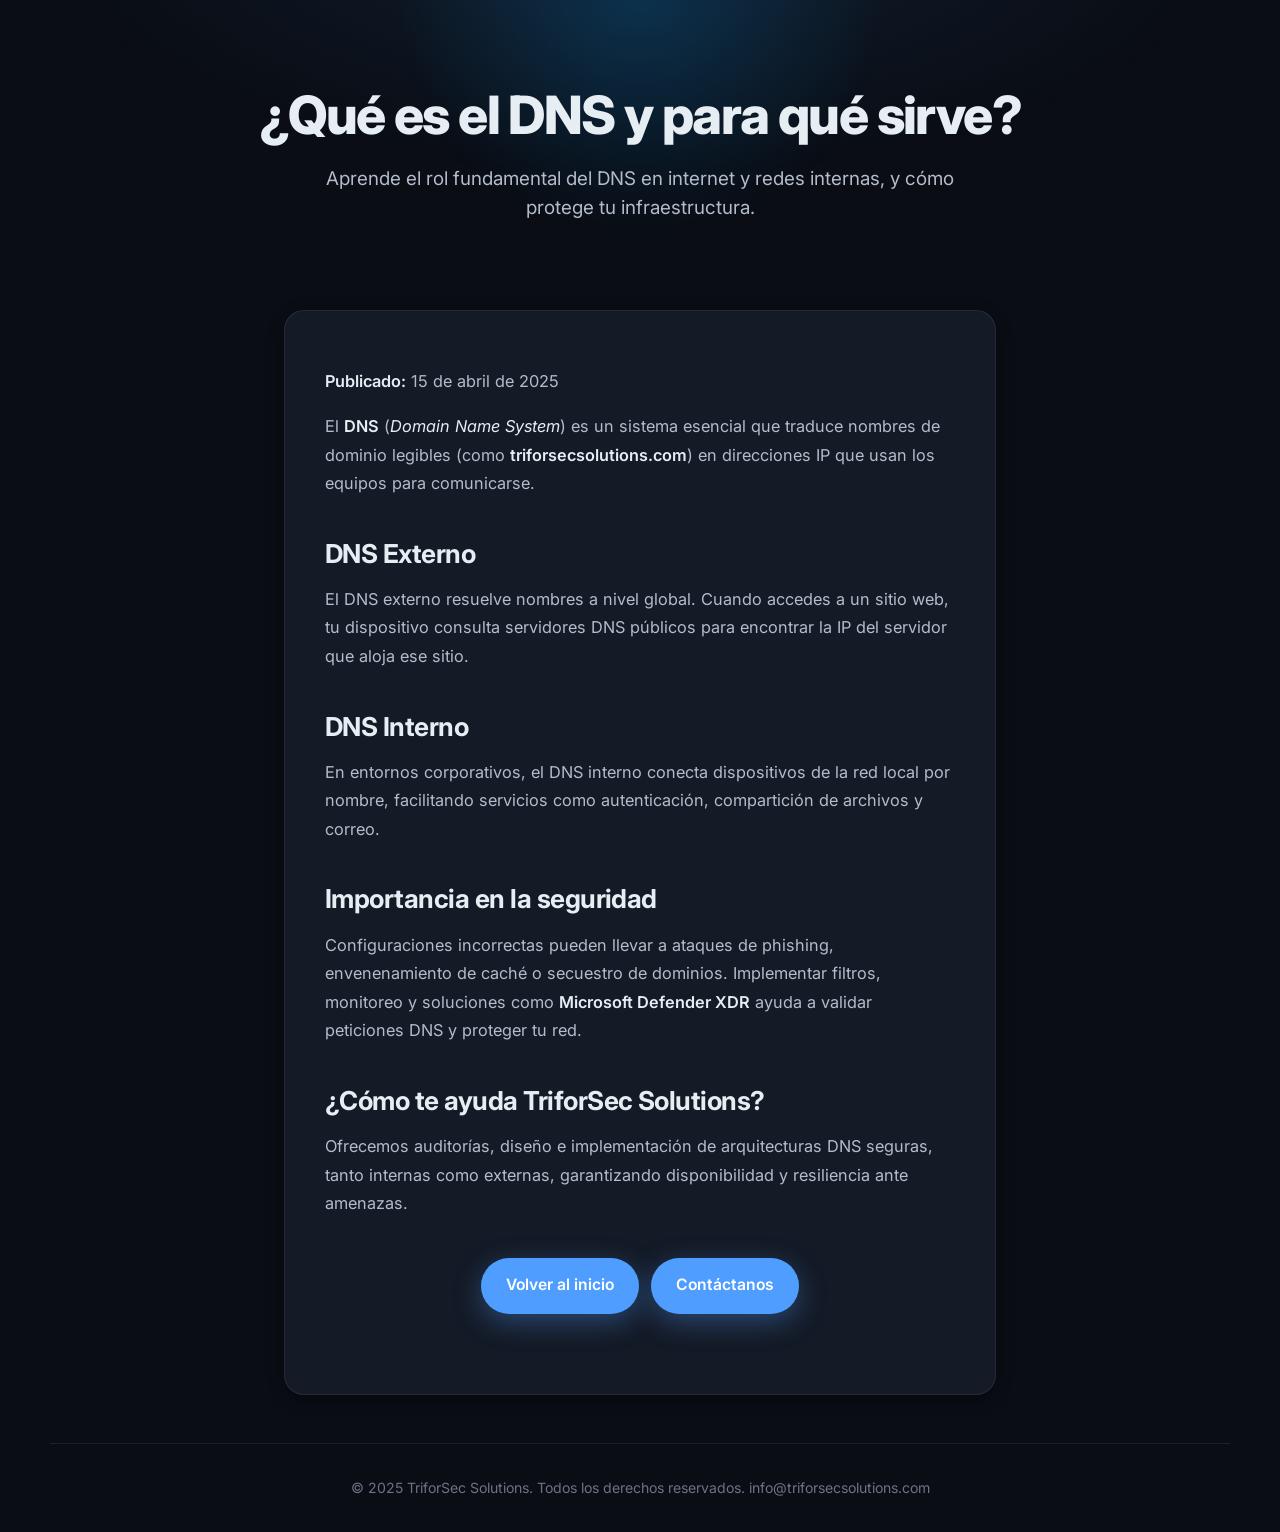
<file: backups/pre-phase2-20260408-203934/blog/dns-explicacion-tecnica.html>
<!DOCTYPE html>
<html lang="es">
<head>
  <meta charset="UTF-8" />
  <meta name="viewport" content="width=device-width, initial-scale=1.0" />
  <title>¿Qué es el DNS y cómo funciona? | TriforSec Solutions</title>
  <meta name="description" content="Conoce qué es el DNS, su funcionamiento en redes internas y externas, y cómo puede impactar en la seguridad de tu empresa con TriforSec Solutions." />
  <meta name="keywords" content="DNS, Sistema de Nombres de Dominio, redes, seguridad en redes, Microsoft 365, ciberseguridad, TriforSec Solutions" />
  <meta name="author" content="TriforSec Solutions" />
  <meta name="robots" content="index, follow" />
  <link rel="canonical" href="https://triforsecsolutions.com/blog/dns-explicacion-tecnica.html" />

  <meta property="og:title" content="¿Qué es el DNS y cómo funciona? | TriforSec Solutions" />
  <meta property="og:description" content="Exploramos cómo funciona el DNS y su importancia para la seguridad empresarial. Aprende más con TriforSec Solutions." />
  <meta property="og:image" content="https://triforsecsolutions.com/website_assets/dns-ilustracion.png" />
  <meta property="og:url" content="https://triforsecsolutions.com/blog/dns-explicacion-tecnica.html" />
  <meta property="og:type" content="article" />
  <meta name="twitter:card" content="summary_large_image" />
  <meta name="twitter:title" content="¿Qué es el DNS y cómo funciona? | TriforSec Solutions" />
  <meta name="twitter:description" content="Conoce qué es el DNS, cómo funciona y por qué es clave para tu seguridad empresarial." />
  <meta name="twitter:image" content="https://triforsecsolutions.com/website_assets/dns-ilustracion.png" />

  <link rel="icon" type="image/x-icon" href="/favicon.ico" />
  <link rel="stylesheet" href="/styles.css" />
  <link rel="preconnect" href="https://fonts.googleapis.com" />
  <link rel="preconnect" href="https://fonts.gstatic.com" crossorigin />
  <link href="https://fonts.googleapis.com/css2?family=Inter:wght@400;600;800&display=swap" rel="stylesheet" />
  <script type="application/ld+json">
  {
    "@context": "https://schema.org",
    "@type": "BlogPosting",
    "headline": "¿Qué es el DNS y cómo funciona?",
    "author": {
      "@type": "Organization",
      "name": "TriforSec Solutions"
    },
    "publisher": {
      "@type": "Organization",
      "name": "TriforSec Solutions"
    },
    "datePublished": "2025-04-15",
    "dateModified": "2025-04-15",
    "description": "Conoce qué es el DNS, su funcionamiento en redes internas y externas, y cómo puede impactar en la seguridad de tu empresa.",
    "mainEntityOfPage": "https://triforsecsolutions.com/blog/dns-explicacion-tecnica.html",
    "image": "https://triforsecsolutions.com/website_assets/dns-ilustracion.png"
  }
  </script>

  <style>
    * { margin: 0; padding: 0; }
    body {
      font-family: 'Inter', sans-serif;
    }
    .site-article-header {
      background:
        radial-gradient(circle at top, rgba(0,163,255,0.18), transparent 35%),
        url('https://triforsecsolutions.com/website_assets/dns-ilustracion.png') center/cover no-repeat;
    }
  </style>
</head>
<body>
  <header class="site-article-header">
    <div class="site-article-hero">
      <h1>¿Qué es el DNS y para qué sirve?</h1>
      <p>Aprende el rol fundamental del DNS en internet y redes internas, y cómo protege tu infraestructura.</p>
    </div>
  </header>

  <main class="site-article-main">
    <article class="site-article-card">
      <p><strong>Publicado:</strong> 15 de abril de 2025</p>
      <p>El <strong>DNS</strong> (<em>Domain Name System</em>) es un sistema esencial que traduce nombres de dominio legibles (como <strong>triforsecsolutions.com</strong>) en direcciones IP que usan los equipos para comunicarse.</p>

      <h2>DNS Externo</h2>
      <p>El DNS externo resuelve nombres a nivel global. Cuando accedes a un sitio web, tu dispositivo consulta servidores DNS públicos para encontrar la IP del servidor que aloja ese sitio.</p>

      <h2>DNS Interno</h2>
      <p>En entornos corporativos, el DNS interno conecta dispositivos de la red local por nombre, facilitando servicios como autenticación, compartición de archivos y correo.</p>

      <h2>Importancia en la seguridad</h2>
      <p>Configuraciones incorrectas pueden llevar a ataques de phishing, envenenamiento de caché o secuestro de dominios. Implementar filtros, monitoreo y soluciones como <strong>Microsoft Defender XDR</strong> ayuda a validar peticiones DNS y proteger tu red.</p>

      <h2>¿Cómo te ayuda TriforSec Solutions?</h2>
      <p>Ofrecemos auditorías, diseño e implementación de arquitecturas DNS seguras, tanto internas como externas, garantizando disponibilidad y resiliencia ante amenazas.</p>

      <div class="site-footer-actions">
        <a href="/" class="site-pill-button">Volver al inicio</a>
        <a href="mailto:info@triforsecsolutions.com" class="site-pill-button">Contáctanos</a>
      </div>
    </article>
  </main>

  <footer class="site-footer">
    &copy; 2025 TriforSec Solutions. Todos los derechos reservados. info@triforsecsolutions.com
  </footer>
</body>
</html>
</file>
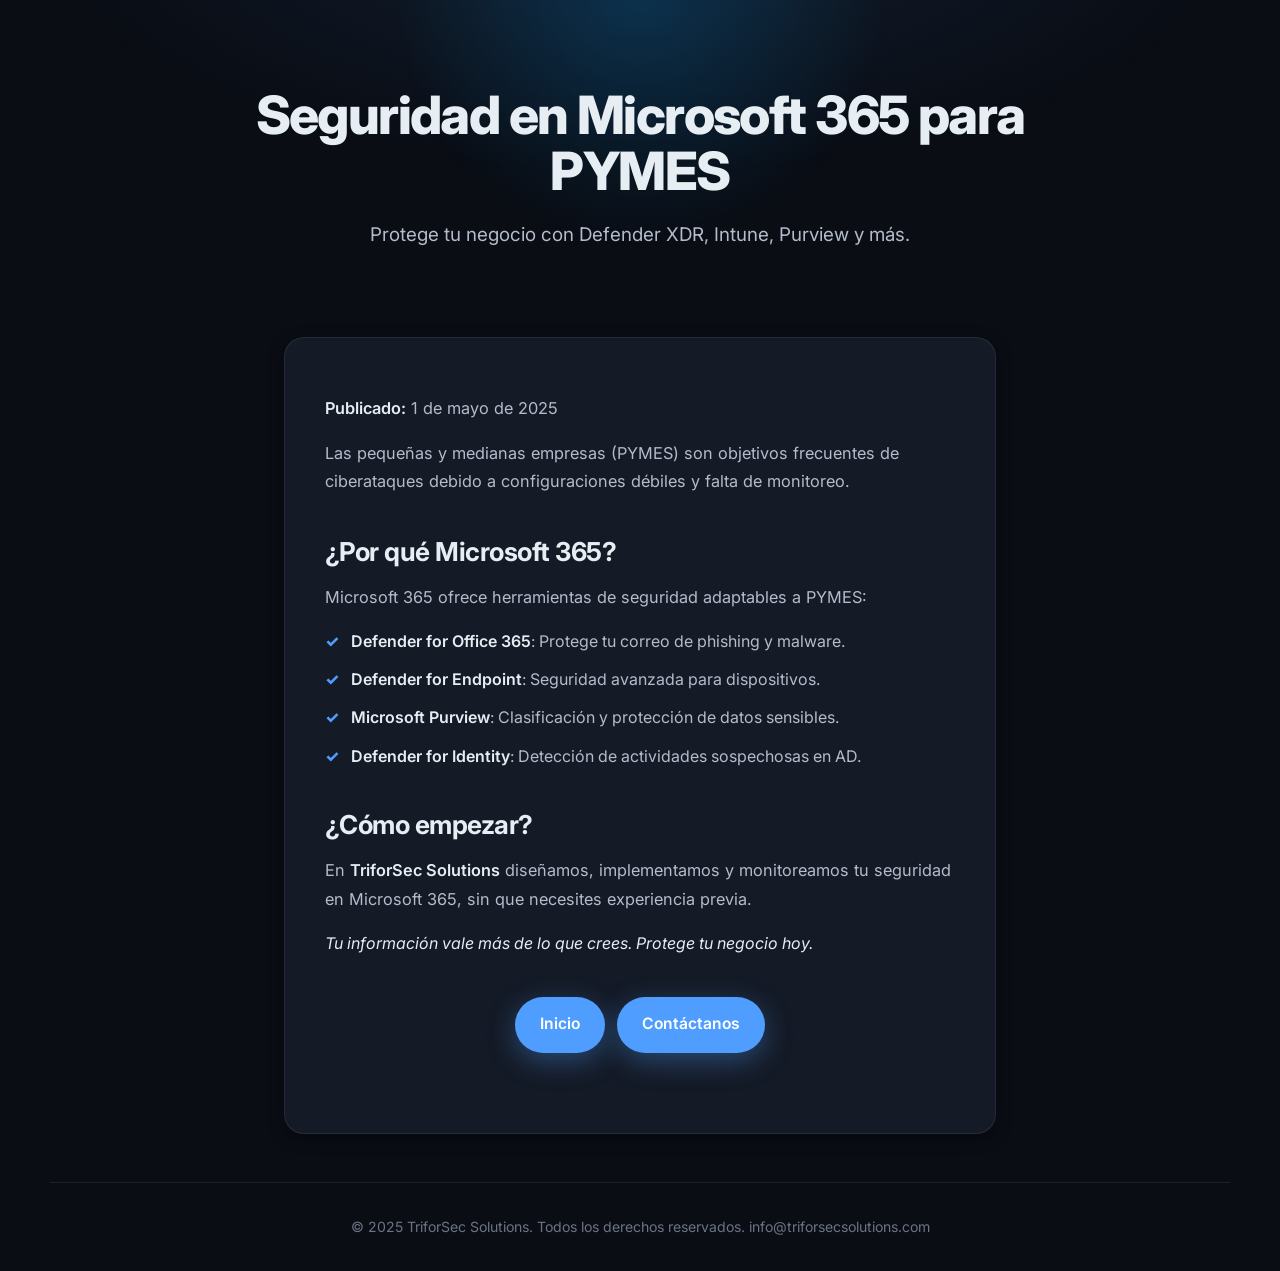
<file: backups/pre-phase2-20260408-203934/blog/seguridad-microsoft-365-pymes.html>
<!DOCTYPE html>
<html lang="es">
<head>
  <meta charset="UTF-8" />
  <meta name="viewport" content="width=device-width, initial-scale=1.0" />
  <title>Seguridad en Microsoft 365 para PYMES | TriforSec Solutions</title>
  <meta name="description" content="TriforSec Solutions ayuda a las PYMES a implementar soluciones de seguridad en Microsoft 365 con Defender XDR, Intune, Purview y más." />
  <meta name="author" content="TriforSec Solutions" />
  <meta name="robots" content="index, follow" />
  <link rel="canonical" href="https://triforsecsolutions.com/blog/seguridad-microsoft-365-pymes.html" />

  <meta property="og:title" content="Seguridad en Microsoft 365 para PYMES | TriforSec Solutions" />
  <meta property="og:description" content="Implementa seguridad en Microsoft 365 adaptada a tu PYME con Defender XDR, Intune, Purview y más." />
  <meta property="og:image" content="https://triforsecsolutions.com/website_assets/soc.jpg" />
  <meta property="og:url" content="https://triforsecsolutions.com/blog/seguridad-microsoft-365-pymes.html" />
  <meta property="og:type" content="article" />
  <meta name="twitter:card" content="summary_large_image" />
  <meta name="twitter:title" content="Seguridad en Microsoft 365 para PYMES | TriforSec Solutions" />
  <meta name="twitter:description" content="Descubre cómo proteger tu PYME con las soluciones de seguridad de Microsoft 365 ofrecidas por TriforSec Solutions." />
  <meta name="twitter:image" content="https://triforsecsolutions.com/website_assets/soc.jpg" />

  <link rel="icon" href="/favicon.ico" />
  <link rel="stylesheet" href="/styles.css" />
  <link rel="preconnect" href="https://fonts.googleapis.com" />
  <link rel="preconnect" href="https://fonts.gstatic.com" crossorigin />
  <link href="https://fonts.googleapis.com/css2?family=Inter:wght@400;600;800&display=swap" rel="stylesheet" />
  <script type="application/ld+json">
  {
    "@context": "https://schema.org",
    "@type": "BlogPosting",
    "headline": "Seguridad en Microsoft 365 para PYMES",
    "author": {
      "@type": "Organization",
      "name": "TriforSec Solutions"
    },
    "publisher": {
      "@type": "Organization",
      "name": "TriforSec Solutions"
    },
    "datePublished": "2025-05-01",
    "dateModified": "2025-05-01",
    "description": "Implementa seguridad en Microsoft 365 adaptada a tu PYME con Defender XDR, Intune, Purview y más.",
    "mainEntityOfPage": "https://triforsecsolutions.com/blog/seguridad-microsoft-365-pymes.html",
    "image": "https://triforsecsolutions.com/website_assets/soc.jpg"
  }
  </script>

  <style>
    * { margin: 0; padding: 0; }
    body { font-family:'Inter',sans-serif; }
    .site-article-header {
      background:
        radial-gradient(circle at top, rgba(0,163,255,0.18), transparent 35%),
        url('https://triforsecsolutions.com/website_assets/soc.jpg') center/cover no-repeat;
    }
    .site-article-card ul { list-style: none; padding-left: 0; }
    .site-article-card li { margin: 0.75rem 0; padding-left: 1.6rem; position: relative; color: var(--site-text-soft); }
    .site-article-card li::before {
      content: '✓';
      position: absolute;
      left: 0;
      top: 0;
      color: var(--site-primary);
      font-weight: 800;
    }
  </style>
</head>
<body>
  <header class="site-article-header">
    <div class="site-article-hero">
      <h1>Seguridad en Microsoft 365 para PYMES</h1>
      <p>Protege tu negocio con Defender XDR, Intune, Purview y más.</p>
    </div>
  </header>

  <main class="site-article-main">
    <article class="site-article-card">
      <p><strong>Publicado:</strong> 1 de mayo de 2025</p>
      <p>Las pequeñas y medianas empresas (PYMES) son objetivos frecuentes de ciberataques debido a configuraciones débiles y falta de monitoreo.</p>

      <h2>¿Por qué Microsoft 365?</h2>
      <p>Microsoft 365 ofrece herramientas de seguridad adaptables a PYMES:</p>
      <ul>
        <li><strong>Defender for Office 365</strong>: Protege tu correo de phishing y malware.</li>
        <li><strong>Defender for Endpoint</strong>: Seguridad avanzada para dispositivos.</li>
        <li><strong>Microsoft Purview</strong>: Clasificación y protección de datos sensibles.</li>
        <li><strong>Defender for Identity</strong>: Detección de actividades sospechosas en AD.</li>
      </ul>

      <h2>¿Cómo empezar?</h2>
      <p>En <strong>TriforSec Solutions</strong> diseñamos, implementamos y monitoreamos tu seguridad en Microsoft 365, sin que necesites experiencia previa.</p>

      <em>Tu información vale más de lo que crees. Protege tu negocio hoy.</em>

      <div class="site-footer-actions">
        <a href="/" class="site-pill-button">Inicio</a>
        <a href="mailto:info@triforsecsolutions.com" class="site-pill-button">Contáctanos</a>
      </div>
    </article>
  </main>

  <footer class="site-footer">
    &copy; 2025 TriforSec Solutions. Todos los derechos reservados. info@triforsecsolutions.com
  </footer>
</body>
</html>
</file>
<file: service-pages.css>
/* ============================================================
   TriforSec Solutions — Service & Internal Pages
   Dark editorial design system (shared)
   ============================================================ */

:root {
  /* Surfaces */
  --bg: #0a0d14;
  --bg-elevated: #0f141d;
  --surface: #141a26;
  --surface-2: #1a2230;
  --surface-3: #212a3a;
  --border: rgba(255, 255, 255, 0.08);
  --border-strong: rgba(255, 255, 255, 0.14);
  --border-accent: rgba(79, 158, 255, 0.35);

  /* Text */
  --text: #e6edf3;
  --text-soft: #9ca5b8;
  --text-mute: #6b7385;

  /* Accents */
  --accent: #4f9eff;
  --accent-hover: #6db0ff;
  --accent-bright: #00d4ff;
  --accent-deep: #2563eb;
  --success: #34d399;
  --warn: #fbbf24;
  --danger: #f87171;

  /* Layout */
  --radius-sm: 8px;
  --radius: 14px;
  --radius-lg: 20px;
  --container: 1180px;
  --container-narrow: 880px;
  --transition: 220ms cubic-bezier(0.4, 0, 0.2, 1);

  /* Type */
  --ff-base: 'Inter', system-ui, -apple-system, sans-serif;
  --ff-mono: 'JetBrains Mono', ui-monospace, monospace;

  /* Effects */
  --shadow-sm: 0 4px 16px rgba(0, 0, 0, 0.4);
  --shadow-md: 0 12px 40px rgba(0, 0, 0, 0.5);
  --shadow-lg: 0 24px 60px rgba(0, 0, 0, 0.55);
}

*, *::before, *::after { box-sizing: border-box; }
html { scroll-behavior: smooth; }
body, body.service-page {
  margin: 0;
  font-family: var(--ff-base);
  font-size: 16px;
  line-height: 1.6;
  color: var(--text);
  background: var(--bg);
  -webkit-font-smoothing: antialiased;
  -moz-osx-font-smoothing: grayscale;
  text-rendering: optimizeLegibility;
  overflow-x: hidden;
}

/* Ambient backdrop (subtle, can be toggled per page) */
body.service-page::before {
  content: '';
  position: fixed;
  inset: 0;
  background:
    radial-gradient(ellipse 80% 50% at 50% -10%, rgba(79, 158, 255, 0.12), transparent 60%),
    radial-gradient(ellipse 60% 40% at 90% 10%, rgba(0, 212, 255, 0.06), transparent 60%);
  pointer-events: none;
  z-index: 0;
}
body.service-page::after {
  content: '';
  position: fixed;
  inset: 0;
  background-image:
    linear-gradient(rgba(255,255,255,0.02) 1px, transparent 1px),
    linear-gradient(90deg, rgba(255,255,255,0.02) 1px, transparent 1px);
  background-size: 56px 56px;
  mask-image: radial-gradient(ellipse at center top, black 30%, transparent 75%);
  pointer-events: none;
  z-index: 0;
}
body.service-page > * { position: relative; z-index: 1; }

a { color: var(--accent); text-decoration: none; transition: color var(--transition); }
a:hover { color: var(--accent-hover); }

.skip-link {
  position: absolute;
  left: 1rem; top: 0;
  transform: translateY(-140%);
  background: var(--accent);
  color: #fff;
  padding: 0.75rem 1rem;
  z-index: 2000;
  border-radius: 0 0 8px 8px;
  font-weight: 600;
}
.skip-link:focus-visible { transform: translateY(0); color: #fff; }

/* ====== TOPBAR ====== */
.service-topbar {
  position: sticky;
  top: 0;
  z-index: 100;
  backdrop-filter: blur(20px) saturate(180%);
  -webkit-backdrop-filter: blur(20px) saturate(180%);
  background: rgba(10, 13, 20, 0.72);
  border-bottom: 1px solid transparent;
  transition: background var(--transition), border-color var(--transition);
}
.service-topbar.scrolled {
  background: rgba(10, 13, 20, 0.88);
  border-bottom-color: var(--border);
}
.service-topbar-inner {
  max-width: var(--container);
  margin: 0 auto;
  padding: 0.9rem 1.5rem;
  display: flex;
  align-items: center;
  justify-content: space-between;
  gap: 1.5rem;
}
.service-brand {
  display: flex;
  align-items: center;
  gap: 0.7rem;
  color: var(--text);
  font-weight: 800;
  font-size: 1.05rem;
  letter-spacing: -0.01em;
  text-decoration: none;
}
.service-brand:hover { color: var(--text); }
.brand-mark {
  width: 32px; height: 32px;
  border-radius: 8px;
  background: linear-gradient(135deg, var(--accent) 0%, var(--accent-bright) 100%);
  display: grid;
  place-items: center;
  box-shadow: 0 0 24px rgba(79, 158, 255, 0.4);
  position: relative;
  flex-shrink: 0;
}
.brand-mark::after {
  content: '';
  position: absolute;
  inset: 6px;
  border: 1.5px solid rgba(10, 13, 20, 0.85);
  border-radius: 3px;
  transform: rotate(45deg);
}
.service-nav {
  display: flex;
  align-items: center;
  gap: 0.4rem;
}
.service-nav a {
  color: var(--text-soft);
  font-size: 0.92rem;
  font-weight: 500;
  padding: 0.45rem 0.85rem;
  border-radius: 8px;
  transition: color var(--transition), background var(--transition);
  margin: 0;
  text-decoration: none;
}
.service-nav a:hover { color: var(--text); background: var(--surface); text-decoration: none; }
.service-nav .service-nav-cta {
  background: var(--accent);
  color: #fff;
  padding: 0.55rem 1rem;
  border-radius: 999px;
  font-weight: 600;
  box-shadow: 0 6px 24px rgba(79, 158, 255, 0.3);
}
.service-nav .service-nav-cta:hover { background: var(--accent-hover); color: #fff; }
@media (max-width: 720px) {
  .service-topbar-inner { flex-direction: row; gap: 0.5rem; }
  .service-nav { gap: 0.15rem; }
  .service-nav a:not(.service-nav-cta) { display: none; }
}

/* ====== HERO ====== */
.service-hero {
  position: relative;
  text-align: center;
  padding: 6rem 1.5rem 4.5rem;
  overflow: hidden;
  color: var(--text);
  background-image: none !important; /* override inline backgrounds */
}
.service-hero::before,
.service-hero::after { content: none !important; }
.service-hero-inner {
  position: relative;
  z-index: 1;
  max-width: 900px;
  margin: 0 auto;
  animation: fadeInUp 0.8s cubic-bezier(0.16, 1, 0.3, 1) both;
}
.service-eyebrow,
.service-pill {
  display: inline-flex;
  align-items: center;
  gap: 0.5rem;
  padding: 0.4rem 0.9rem;
  background: var(--surface);
  border: 1px solid var(--border);
  border-radius: 999px;
  font-size: 0.82rem;
  color: var(--text-soft);
  font-weight: 500;
  margin-bottom: 1.5rem;
  text-transform: none;
  letter-spacing: 0;
}
.service-pill-dot {
  width: 6px; height: 6px;
  background: var(--success);
  border-radius: 50%;
  box-shadow: 0 0 8px var(--success);
  animation: pulse 2s ease-in-out infinite;
}
@keyframes pulse {
  0%, 100% { opacity: 1; }
  50% { opacity: 0.5; }
}
.service-hero h1 {
  font-size: clamp(2.1rem, 1.5rem + 3vw, 3.8rem);
  font-weight: 800;
  line-height: 1.04;
  letter-spacing: -0.035em;
  margin: 0 0 1.25rem;
  color: var(--text);
}
.service-hero h1 .accent {
  background: linear-gradient(135deg, var(--accent) 0%, var(--accent-bright) 100%);
  -webkit-background-clip: text;
  background-clip: text;
  -webkit-text-fill-color: transparent;
}
.service-hero p {
  font-size: clamp(1.02rem, 0.95rem + 0.5vw, 1.22rem);
  color: var(--text-soft);
  max-width: 720px;
  margin: 0 auto 2rem;
  line-height: 1.55;
}
.service-hero-actions {
  display: flex;
  gap: 0.85rem;
  justify-content: center;
  flex-wrap: wrap;
  margin: 0 auto;
}

/* ====== BUTTONS ====== */
.service-btn {
  display: inline-flex;
  align-items: center;
  justify-content: center;
  gap: 0.5rem;
  padding: 0.85rem 1.5rem;
  border-radius: 999px;
  font-weight: 600;
  font-size: 0.98rem;
  text-decoration: none;
  cursor: pointer;
  border: 1px solid transparent;
  white-space: nowrap;
  font-family: inherit;
  transition: transform var(--transition), background var(--transition), box-shadow var(--transition), border-color var(--transition), color var(--transition);
}
.service-btn:hover { text-decoration: none; }
.service-btn-primary {
  background: var(--accent);
  color: #fff;
  box-shadow: 0 8px 28px rgba(79, 158, 255, 0.35), inset 0 1px 0 rgba(255,255,255,0.2);
}
.service-btn-primary:hover {
  background: var(--accent-hover);
  transform: translateY(-2px);
  box-shadow: 0 12px 36px rgba(79, 158, 255, 0.5);
  color: #fff;
}
.service-btn-secondary,
.service-btn-ghost {
  background: var(--surface);
  color: var(--text);
  border-color: var(--border-strong);
}
.service-btn-secondary:hover,
.service-btn-ghost:hover {
  background: var(--surface-2);
  border-color: var(--border-accent);
  transform: translateY(-2px);
  color: var(--text);
}
.btn-arrow {
  width: 16px; height: 16px;
  transition: transform var(--transition);
}
.service-btn:hover .btn-arrow { transform: translateX(3px); }

/* ====== HERO KPIS ====== */
.service-hero-points {
  list-style: none;
  display: grid;
  gap: 0.75rem;
  grid-template-columns: repeat(auto-fit, minmax(200px, 1fr));
  max-width: 880px;
  margin: 2.5rem auto 0;
  padding: 0;
}
.service-hero-points li {
  background: var(--surface);
  border: 1px solid var(--border);
  border-radius: var(--radius);
  padding: 1rem 1.1rem;
  text-align: left;
  color: var(--text-soft);
  font-size: 0.92rem;
  line-height: 1.45;
  position: relative;
  padding-left: 2.4rem;
}
.service-hero-points li::before {
  content: '';
  position: absolute;
  left: 1rem;
  top: 1.15rem;
  width: 14px; height: 14px;
  background: rgba(79, 158, 255, 0.15);
  border: 1px solid var(--border-accent);
  border-radius: 4px;
}
.service-hero-points li::after {
  content: '';
  position: absolute;
  left: 1.27rem;
  top: 1.4rem;
  width: 7px; height: 4px;
  border-left: 2px solid var(--accent);
  border-bottom: 2px solid var(--accent);
  transform: rotate(-45deg);
}

/* ====== SECTIONS ====== */
.service-section {
  padding: 5rem 1.5rem;
}
.service-container {
  max-width: var(--container);
  margin: 0 auto;
}
.service-container-narrow {
  max-width: var(--container-narrow);
  margin: 0 auto;
}
.service-section-eyebrow {
  font-size: 0.8rem;
  text-transform: uppercase;
  letter-spacing: 0.16em;
  color: var(--accent);
  font-weight: 600;
  margin-bottom: 0.75rem;
  text-align: center;
}
.service-title {
  font-size: clamp(1.7rem, 1.3rem + 1.5vw, 2.5rem);
  font-weight: 800;
  letter-spacing: -0.025em;
  line-height: 1.1;
  text-align: center;
  margin: 0 auto 1rem;
  max-width: 780px;
  color: var(--text);
}
.service-intro {
  text-align: center;
  color: var(--text-soft);
  max-width: 680px;
  margin: 0 auto 3rem;
  font-size: 1.02rem;
}

/* ====== GRID OF CARDS ====== */
.service-grid {
  display: grid;
  gap: 1.25rem;
  grid-template-columns: repeat(auto-fit, minmax(240px, 1fr));
  max-width: var(--container);
  margin: 0 auto;
}
.service-grid-2 { grid-template-columns: repeat(auto-fit, minmax(320px, 1fr)); }
.service-card {
  background: var(--surface);
  border: 1px solid var(--border);
  border-radius: var(--radius-lg);
  padding: 1.75rem;
  transition: border-color var(--transition), background var(--transition), transform var(--transition);
  position: relative;
  overflow: hidden;
}
.service-card::before {
  content: '';
  position: absolute;
  inset: 0;
  background: radial-gradient(circle at top right, rgba(79, 158, 255, 0.06), transparent 50%);
  opacity: 0;
  transition: opacity var(--transition);
  pointer-events: none;
}
.service-card:hover {
  transform: translateY(-3px);
  border-color: var(--border-accent);
  background: var(--surface-2);
}
.service-card:hover::before { opacity: 1; }
.service-card-icon {
  width: 40px; height: 40px;
  border-radius: 10px;
  background: var(--surface-3);
  border: 1px solid var(--border-strong);
  display: grid;
  place-items: center;
  color: var(--accent);
  margin-bottom: 1rem;
}
.service-card-icon svg { width: 18px; height: 18px; }
.service-card-num {
  font-family: var(--ff-mono);
  font-size: 0.8rem;
  color: var(--accent);
  margin-bottom: 0.75rem;
  letter-spacing: 0.04em;
}
.service-card h3 {
  font-size: 1.15rem;
  font-weight: 700;
  letter-spacing: -0.01em;
  margin: 0 0 0.5rem;
  color: var(--text);
}
.service-card p {
  color: var(--text-soft);
  margin: 0;
  font-size: 0.95rem;
  line-height: 1.55;
}

/* ====== CHECKLIST ====== */
.service-checklist {
  display: grid;
  gap: 0.75rem;
  grid-template-columns: repeat(auto-fit, minmax(280px, 1fr));
  max-width: var(--container);
  margin: 0 auto;
}
.service-checklist-item {
  background: var(--surface);
  border: 1px solid var(--border);
  border-radius: var(--radius);
  padding: 1rem 1.1rem 1rem 2.6rem;
  position: relative;
  color: var(--text-soft);
  font-size: 0.95rem;
}
.service-checklist-item::before {
  content: '';
  position: absolute;
  left: 1rem;
  top: 1.15rem;
  width: 16px; height: 16px;
  background: rgba(52, 211, 153, 0.12);
  border: 1px solid rgba(52, 211, 153, 0.4);
  border-radius: 4px;
}
.service-checklist-item::after {
  content: '';
  position: absolute;
  left: 1.3rem;
  top: 1.45rem;
  width: 8px; height: 4px;
  border-left: 2px solid var(--success);
  border-bottom: 2px solid var(--success);
  transform: rotate(-45deg);
}
.service-checklist-item strong {
  color: var(--text);
  display: block;
  margin-bottom: 0.15rem;
  font-weight: 600;
}

/* ====== PROCESS / STEPS ====== */
.service-steps {
  max-width: var(--container-narrow);
  margin: 0 auto;
}
.service-step {
  display: grid;
  grid-template-columns: auto 1fr;
  gap: 1.5rem;
  padding: 1.5rem 0;
  border-bottom: 1px solid var(--border);
  align-items: start;
}
.service-step:last-child { border-bottom: none; }
.service-step-num {
  font-family: var(--ff-mono);
  font-size: 0.85rem;
  color: var(--accent);
  font-weight: 500;
  padding: 0.25rem 0.7rem;
  background: rgba(79, 158, 255, 0.08);
  border: 1px solid var(--border-accent);
  border-radius: 6px;
  white-space: nowrap;
  margin-top: 0.15rem;
}
.service-step h3 {
  font-size: 1.12rem;
  margin: 0 0 0.4rem;
  color: var(--text);
  font-weight: 700;
  letter-spacing: -0.01em;
}
.service-step p {
  margin: 0;
  color: var(--text-soft);
  font-size: 0.96rem;
}

/* ====== DELIVERABLES PANEL ====== */
.service-deliverables {
  background: linear-gradient(180deg, var(--surface) 0%, var(--bg-elevated) 100%);
  border: 1px solid var(--border-strong);
  border-radius: var(--radius-lg);
  padding: 2rem;
  max-width: var(--container-narrow);
  margin: 0 auto;
}
.service-deliverables h3 {
  font-size: 1rem;
  text-transform: uppercase;
  letter-spacing: 0.1em;
  color: var(--text-mute);
  font-weight: 600;
  margin: 0 0 1.25rem;
}
.service-deliverables ul {
  list-style: none;
  padding: 0;
  margin: 0;
  display: grid;
  gap: 0.85rem;
  grid-template-columns: repeat(auto-fit, minmax(260px, 1fr));
}
.service-deliverables li {
  display: flex;
  gap: 0.65rem;
  align-items: flex-start;
  color: var(--text);
  font-size: 0.96rem;
}
.service-deliverables li::before {
  content: '→';
  color: var(--accent);
  font-weight: 700;
  flex-shrink: 0;
  margin-top: 0.05rem;
}

/* ====== FAQ ====== */
.service-faq {
  max-width: 820px;
  margin: 0 auto;
  display: flex;
  flex-direction: column;
  gap: 0.75rem;
}
.service-faq-item {
  background: var(--surface);
  border: 1px solid var(--border);
  border-radius: var(--radius);
  overflow: hidden;
  transition: border-color var(--transition);
}
.service-faq-item[open] { border-color: var(--border-accent); }
.service-faq-item summary {
  padding: 1.2rem 1.5rem;
  cursor: pointer;
  font-weight: 600;
  color: var(--text);
  list-style: none;
  display: flex;
  justify-content: space-between;
  align-items: center;
  gap: 1rem;
  font-size: 1rem;
}
.service-faq-item summary::-webkit-details-marker { display: none; }
.service-faq-item summary::after {
  content: '+';
  font-size: 1.5rem;
  color: var(--accent);
  transition: transform var(--transition);
  line-height: 1;
}
.service-faq-item[open] summary::after { transform: rotate(45deg); }
.service-faq-item p {
  padding: 0 1.5rem 1.2rem;
  margin: 0;
  color: var(--text-soft);
  font-size: 0.95rem;
  line-height: 1.6;
}

/* ====== CTA BANNER ====== */
.service-cta-band {
  padding: 5rem 1.5rem;
}
.service-cta-banner {
  position: relative;
  max-width: var(--container);
  margin: 0 auto;
  padding: 3.5rem 2rem;
  border-radius: var(--radius-lg);
  background: linear-gradient(135deg, var(--surface) 0%, var(--bg-elevated) 100%);
  border: 1px solid var(--border-strong);
  overflow: hidden;
  text-align: center;
}
.service-cta-banner::before {
  content: '';
  position: absolute;
  inset: 0;
  background:
    radial-gradient(circle at 20% 20%, rgba(79, 158, 255, 0.18), transparent 50%),
    radial-gradient(circle at 80% 80%, rgba(0, 212, 255, 0.12), transparent 50%);
  pointer-events: none;
}
.service-cta-banner > * { position: relative; }
.service-cta-banner h2 {
  font-size: clamp(1.55rem, 1.25rem + 1.2vw, 2.1rem);
  font-weight: 800;
  letter-spacing: -0.025em;
  margin: 0 0 1rem;
  color: var(--text);
}
.service-cta-banner p {
  color: var(--text-soft);
  max-width: 600px;
  margin: 0 auto 1.75rem;
  font-size: 1rem;
}

/* ====== CONTACT ====== */
.service-contact-grid {
  display: grid;
  grid-template-columns: 1fr 1.2fr;
  gap: 3rem;
  max-width: 1040px;
  margin: 0 auto;
  align-items: start;
}
@media (max-width: 820px) {
  .service-contact-grid { grid-template-columns: 1fr; gap: 2rem; }
}
.service-contact-left h2 {
  font-size: clamp(1.55rem, 1.25rem + 1.2vw, 2.1rem);
  font-weight: 800;
  letter-spacing: -0.025em;
  margin: 0 0 1rem;
  color: var(--text);
}
.service-contact-left p {
  color: var(--text-soft);
  margin: 0 0 2rem;
  font-size: 1rem;
}
.service-contact-meta {
  display: flex;
  flex-direction: column;
  gap: 1rem;
}
.service-contact-meta-item {
  display: flex;
  gap: 0.85rem;
  align-items: flex-start;
  color: var(--text-soft);
  font-size: 0.94rem;
}
.service-contact-meta-icon {
  width: 36px; height: 36px;
  flex-shrink: 0;
  border-radius: 8px;
  background: var(--surface);
  border: 1px solid var(--border);
  display: grid;
  place-items: center;
  color: var(--accent);
}
.service-contact-meta-icon svg { width: 16px; height: 16px; }
.service-contact-meta-item strong {
  display: block;
  color: var(--text);
  font-weight: 600;
  margin-bottom: 0.1rem;
}

.service-form {
  background: var(--surface);
  border: 1px solid var(--border);
  border-radius: var(--radius-lg);
  padding: 2rem;
  display: grid;
  gap: 1rem;
}
.service-form > div { display: grid; gap: 0.4rem; }
.service-form label {
  font-size: 0.85rem;
  font-weight: 600;
  color: var(--text);
  margin: 0;
}
.service-form input,
.service-form textarea {
  width: 100%;
  padding: 0.8rem 1rem;
  background: var(--bg-elevated);
  border: 1px solid var(--border-strong);
  border-radius: var(--radius-sm);
  color: var(--text);
  font-family: inherit;
  font-size: 0.95rem;
  transition: border-color var(--transition), background var(--transition), box-shadow var(--transition);
  resize: vertical;
}
.service-form input::placeholder,
.service-form textarea::placeholder { color: var(--text-mute); }
.service-form input:focus,
.service-form textarea:focus {
  outline: none;
  border-color: var(--accent);
  background: var(--bg);
  box-shadow: 0 0 0 4px rgba(79, 158, 255, 0.12);
}
.service-form button {
  background: var(--accent);
  color: #fff;
  border: none;
  padding: 0.9rem 1.5rem;
  border-radius: 999px;
  font-weight: 600;
  font-size: 1rem;
  cursor: pointer;
  transition: background var(--transition), transform var(--transition), box-shadow var(--transition);
  box-shadow: 0 8px 24px rgba(79, 158, 255, 0.3);
  font-family: inherit;
}
.service-form button:hover {
  background: var(--accent-hover);
  transform: translateY(-2px);
  box-shadow: 0 12px 32px rgba(79, 158, 255, 0.45);
}
.service-form-note {
  font-size: 0.82rem;
  color: var(--text-mute);
  margin: 0;
}

/* Legacy panel wrapper (back-compat) */
.service-panel {
  max-width: 760px;
  margin: 0 auto;
}

/* ====== FOOTER ====== */
.service-footer {
  border-top: 1px solid var(--border);
  padding: 3rem 1.5rem 2rem;
  margin-top: 2rem;
  font-size: 0.9rem;
  color: var(--text-soft);
}
.service-footer-inner {
  max-width: var(--container);
  margin: 0 auto;
  display: grid;
  grid-template-columns: 2fr 1fr 1fr;
  gap: 2.5rem;
}
@media (max-width: 720px) { .service-footer-inner { grid-template-columns: 1fr; } }
.service-footer-col h4 {
  font-size: 0.8rem;
  text-transform: uppercase;
  letter-spacing: 0.12em;
  color: var(--text-mute);
  margin: 0 0 1rem;
  font-weight: 600;
}
.service-footer-col ul {
  list-style: none;
  padding: 0;
  margin: 0;
  display: flex;
  flex-direction: column;
  gap: 0.55rem;
}
.service-footer-col a {
  color: var(--text-soft);
  font-size: 0.92rem;
  transition: color var(--transition);
  margin: 0;
  text-decoration: none;
}
.service-footer-col a:hover { color: var(--text); }
.service-footer-brand p {
  color: var(--text-soft);
  font-size: 0.92rem;
  margin: 0.75rem 0 0;
  max-width: 360px;
  line-height: 1.55;
}
.service-footer-bottom {
  max-width: var(--container);
  margin: 2.5rem auto 0;
  padding-top: 1.5rem;
  border-top: 1px solid var(--border);
  display: flex;
  justify-content: space-between;
  gap: 1rem;
  flex-wrap: wrap;
  color: var(--text-mute);
  font-size: 0.85rem;
}

/* ====== ANIM ====== */
@keyframes fadeInUp {
  from { opacity: 0; transform: translateY(20px); }
  to { opacity: 1; transform: translateY(0); }
}
.reveal {
  opacity: 0;
  transform: translateY(20px);
  transition: opacity 0.7s cubic-bezier(0.16, 1, 0.3, 1), transform 0.7s cubic-bezier(0.16, 1, 0.3, 1);
}
.reveal.visible { opacity: 1; transform: translateY(0); }

@media (prefers-reduced-motion: reduce) {
  *, *::before, *::after {
    animation-duration: 0.01ms !important;
    animation-iteration-count: 1 !important;
    transition-duration: 0.01ms !important;
  }
  .reveal { opacity: 1; transform: none; }
  html { scroll-behavior: auto; }
}

a:focus-visible,
button:focus-visible,
summary:focus-visible,
input:focus-visible,
textarea:focus-visible {
  outline: 2px solid var(--accent);
  outline-offset: 3px;
  border-radius: 4px;
}

@media (max-width: 600px) {
  .service-section { padding: 4rem 1.25rem; }
  .service-hero { padding: 5rem 1.25rem 3.5rem; }
  .service-cta-banner { padding: 2.5rem 1.5rem; }
  .service-form { padding: 1.5rem; }
}
</file>
<file: styles.css>
/* ============================================================
   TriforSec Solutions — Blog article styles (dark editorial)
   Used by: /blog/seguridad-microsoft-365-pymes.html
            /blog/dns-explicacion-tecnica.html
   ============================================================ */

:root {
  --bg: #0a0d14;
  --bg-elevated: #0f141d;
  --surface: #141a26;
  --surface-2: #1a2230;
  --border: rgba(255, 255, 255, 0.08);
  --border-strong: rgba(255, 255, 255, 0.14);
  --border-accent: rgba(79, 158, 255, 0.35);

  --text: #e6edf3;
  --text-soft: #b4bccc;
  --text-mute: #6b7385;

  --accent: #4f9eff;
  --accent-hover: #6db0ff;
  --accent-bright: #00d4ff;
  --success: #34d399;

  --site-primary: var(--accent);
  --site-primary-dark: var(--accent-hover);
  --site-dark: var(--text);
  --site-bg: var(--bg);
  --site-card: var(--surface);
  --site-card-soft: var(--surface-2);
  --site-text: var(--text);
  --site-text-soft: var(--text-soft);
  --site-border: var(--border);
  --site-radius: 14px;
  --site-radius-lg: 20px;
  --site-transition: 220ms cubic-bezier(0.4, 0, 0.2, 1);
  --site-shadow-sm: 0 4px 16px rgba(0, 0, 0, 0.4);
  --site-shadow-md: 0 12px 40px rgba(0, 0, 0, 0.5);

  --ff-base: 'Inter', system-ui, -apple-system, sans-serif;
  --ff-mono: 'JetBrains Mono', ui-monospace, monospace;
  --ff-serif: 'Inter', Georgia, 'Times New Roman', serif;
}

* { box-sizing: border-box; }

body {
  margin: 0;
  font-family: var(--ff-base);
  background: var(--bg);
  color: var(--text);
  line-height: 1.7;
  -webkit-font-smoothing: antialiased;
  -moz-osx-font-smoothing: grayscale;
  text-rendering: optimizeLegibility;
  overflow-x: hidden;
}

body::before {
  content: '';
  position: fixed;
  inset: 0;
  background:
    radial-gradient(ellipse 80% 50% at 50% -10%, rgba(79, 158, 255, 0.12), transparent 60%);
  pointer-events: none;
  z-index: 0;
}

body > * { position: relative; z-index: 1; }

a { color: var(--accent); text-decoration: none; transition: color var(--site-transition); }
a:hover { color: var(--accent-hover); }

::selection { background: rgba(79, 158, 255, 0.3); color: var(--text); }

/* ===== ARTICLE HEADER ===== */
.site-article-header {
  position: relative;
  text-align: center;
  padding: 5.5rem 1.5rem 3.5rem;
  color: var(--text);
  background: none;
}

.site-article-header::after {
  content: none;
}

.site-article-hero {
  position: relative;
  z-index: 1;
  max-width: 820px;
  margin: 0 auto;
}

.site-article-header h1 {
  font-size: clamp(2rem, 1.5rem + 2.4vw, 3.3rem);
  margin: 0 0 1.25rem;
  line-height: 1.06;
  letter-spacing: -0.03em;
  font-weight: 800;
  color: var(--text);
}

.site-article-header p {
  font-size: clamp(1rem, 0.95rem + 0.4vw, 1.18rem);
  color: var(--text-soft);
  max-width: 700px;
  margin: 0 auto;
  line-height: 1.55;
}

/* Topbar (if article HTML uses one) */
.site-topbar,
header.site-topbar {
  position: sticky;
  top: 0;
  z-index: 100;
  backdrop-filter: blur(20px) saturate(180%);
  -webkit-backdrop-filter: blur(20px) saturate(180%);
  background: rgba(10, 13, 20, 0.72);
  border-bottom: 1px solid var(--border);
}

/* ===== ARTICLE BODY ===== */
.site-article-main {
  max-width: 760px;
  margin: 2rem auto 0;
  padding: 0 1.5rem;
}

.site-article-card {
  background: var(--surface);
  padding: 2.5rem;
  border-radius: var(--site-radius-lg);
  border: 1px solid var(--border);
  box-shadow: var(--site-shadow-sm);
}

.site-article-card h2 {
  color: var(--text);
  margin: 2.5rem 0 1rem;
  font-size: clamp(1.35rem, 1.15rem + 0.6vw, 1.7rem);
  font-weight: 700;
  letter-spacing: -0.02em;
  line-height: 1.2;
}

.site-article-card h2:first-child { margin-top: 0; }

.site-article-card h3 {
  color: var(--text);
  margin: 2rem 0 0.85rem;
  font-size: 1.2rem;
  font-weight: 700;
  letter-spacing: -0.01em;
}

.site-article-card p {
  margin: 1rem 0;
  color: var(--text-soft);
  font-size: 1.02rem;
  line-height: 1.75;
}

.site-article-card ul,
.site-article-card ol {
  margin: 1rem 0 1.5rem;
  padding-left: 1.25rem;
  color: var(--text-soft);
}

.site-article-card li {
  margin: 0.5rem 0;
  line-height: 1.65;
}

.site-article-card li::marker {
  color: var(--accent);
}

.site-article-card strong {
  color: var(--text);
  font-weight: 600;
}

.site-article-card em {
  color: var(--text);
  font-style: italic;
}

.site-article-card code {
  font-family: var(--ff-mono);
  background: var(--bg-elevated);
  border: 1px solid var(--border);
  padding: 0.15rem 0.45rem;
  border-radius: 5px;
  font-size: 0.88em;
  color: var(--accent-bright);
}

.site-article-card pre {
  background: var(--bg-elevated);
  border: 1px solid var(--border);
  border-radius: var(--site-radius);
  padding: 1.25rem;
  overflow-x: auto;
  margin: 1.5rem 0;
}

.site-article-card pre code {
  background: none;
  border: none;
  padding: 0;
  color: var(--text);
  font-size: 0.9rem;
  line-height: 1.55;
}

.site-article-card blockquote {
  margin: 1.5rem 0;
  padding: 1rem 1.25rem;
  border-left: 3px solid var(--accent);
  background: var(--bg-elevated);
  border-radius: 0 var(--site-radius) var(--site-radius) 0;
  color: var(--text);
}

.site-article-card blockquote p {
  margin: 0;
  color: var(--text);
}

.site-article-card a {
  color: var(--accent);
  text-decoration: underline;
  text-decoration-color: rgba(79, 158, 255, 0.4);
  text-underline-offset: 3px;
  transition: color var(--site-transition), text-decoration-color var(--site-transition);
}

.site-article-card a:hover {
  color: var(--accent-hover);
  text-decoration-color: var(--accent-hover);
}

.site-article-card img {
  max-width: 100%;
  height: auto;
  border-radius: var(--site-radius);
  border: 1px solid var(--border);
  margin: 1.5rem 0;
  display: block;
}

.site-article-card hr {
  border: none;
  height: 1px;
  background: var(--border);
  margin: 2.5rem 0;
}

.site-article-card table {
  width: 100%;
  border-collapse: collapse;
  margin: 1.5rem 0;
  font-size: 0.95rem;
}

.site-article-card th,
.site-article-card td {
  padding: 0.7rem 0.85rem;
  border: 1px solid var(--border);
  text-align: left;
  color: var(--text-soft);
}

.site-article-card th {
  background: var(--bg-elevated);
  color: var(--text);
  font-weight: 600;
}

/* ===== FOOTER ACTIONS ===== */
.site-footer-actions {
  text-align: center;
  margin: 2.5rem auto;
  display: flex;
  gap: 0.75rem;
  flex-wrap: wrap;
  justify-content: center;
  max-width: 760px;
  padding: 0 1.5rem;
}

/* Higher specificity to win over `.site-article-card a` */
.site-article-card a.site-pill-button,
.site-pill-button {
  display: inline-flex;
  align-items: center;
  justify-content: center;
  gap: 0.45rem;
  background: var(--accent);
  color: #fff;
  padding: 0.85rem 1.5rem;
  border-radius: 999px;
  font-weight: 600;
  font-size: 0.98rem;
  text-decoration: none;
  box-shadow: 0 8px 28px rgba(79, 158, 255, 0.35);
  transition: transform var(--site-transition), background var(--site-transition), box-shadow var(--site-transition);
  border: 1px solid transparent;
}

.site-article-card a.site-pill-button:hover,
.site-article-card a.site-pill-button:focus-visible,
.site-pill-button:hover,
.site-pill-button:focus-visible {
  background: var(--accent-hover);
  transform: translateY(-2px);
  box-shadow: 0 12px 36px rgba(79, 158, 255, 0.5);
  color: #fff;
  text-decoration: none;
}

.site-article-card a.site-pill-button.site-pill-secondary,
.site-pill-button.site-pill-secondary,
.site-pill-button-secondary {
  background: var(--surface);
  color: var(--text);
  border-color: var(--border-strong);
  box-shadow: none;
}

.site-article-card a.site-pill-button.site-pill-secondary:hover,
.site-pill-button.site-pill-secondary:hover,
.site-pill-button-secondary:hover {
  background: var(--surface-2);
  border-color: var(--border-accent);
  color: var(--text);
  box-shadow: none;
}

/* ===== FOOTER ===== */
.site-footer {
  text-align: center;
  margin: 3rem auto 0;
  padding: 2rem 1.5rem;
  border-top: 1px solid var(--border);
  font-size: 0.88rem;
  color: var(--text-mute);
  max-width: var(--container, 1180px);
}

.site-footer a {
  color: var(--text-soft);
  margin: 0 0.5rem;
}

.site-footer a:hover {
  color: var(--text);
}

/* ===== FOCUS ===== */
a:focus-visible,
button:focus-visible {
  outline: 2px solid var(--accent);
  outline-offset: 3px;
  border-radius: 4px;
}

/* ===== REDUCED MOTION ===== */
@media (prefers-reduced-motion: reduce) {
  *, *::before, *::after {
    animation-duration: 0.01ms !important;
    transition-duration: 0.01ms !important;
  }
}

/* ===== RESPONSIVE ===== */
@media (max-width: 640px) {
  .site-article-header {
    padding: 4rem 1.25rem 2.5rem;
  }

  .site-article-main {
    padding: 0 1rem;
  }

  .site-article-card {
    padding: 1.5rem;
  }

  .site-pill-button {
    width: 100%;
    margin: 0;
  }

  .site-footer-actions {
    flex-direction: column;
  }
}
</file>
